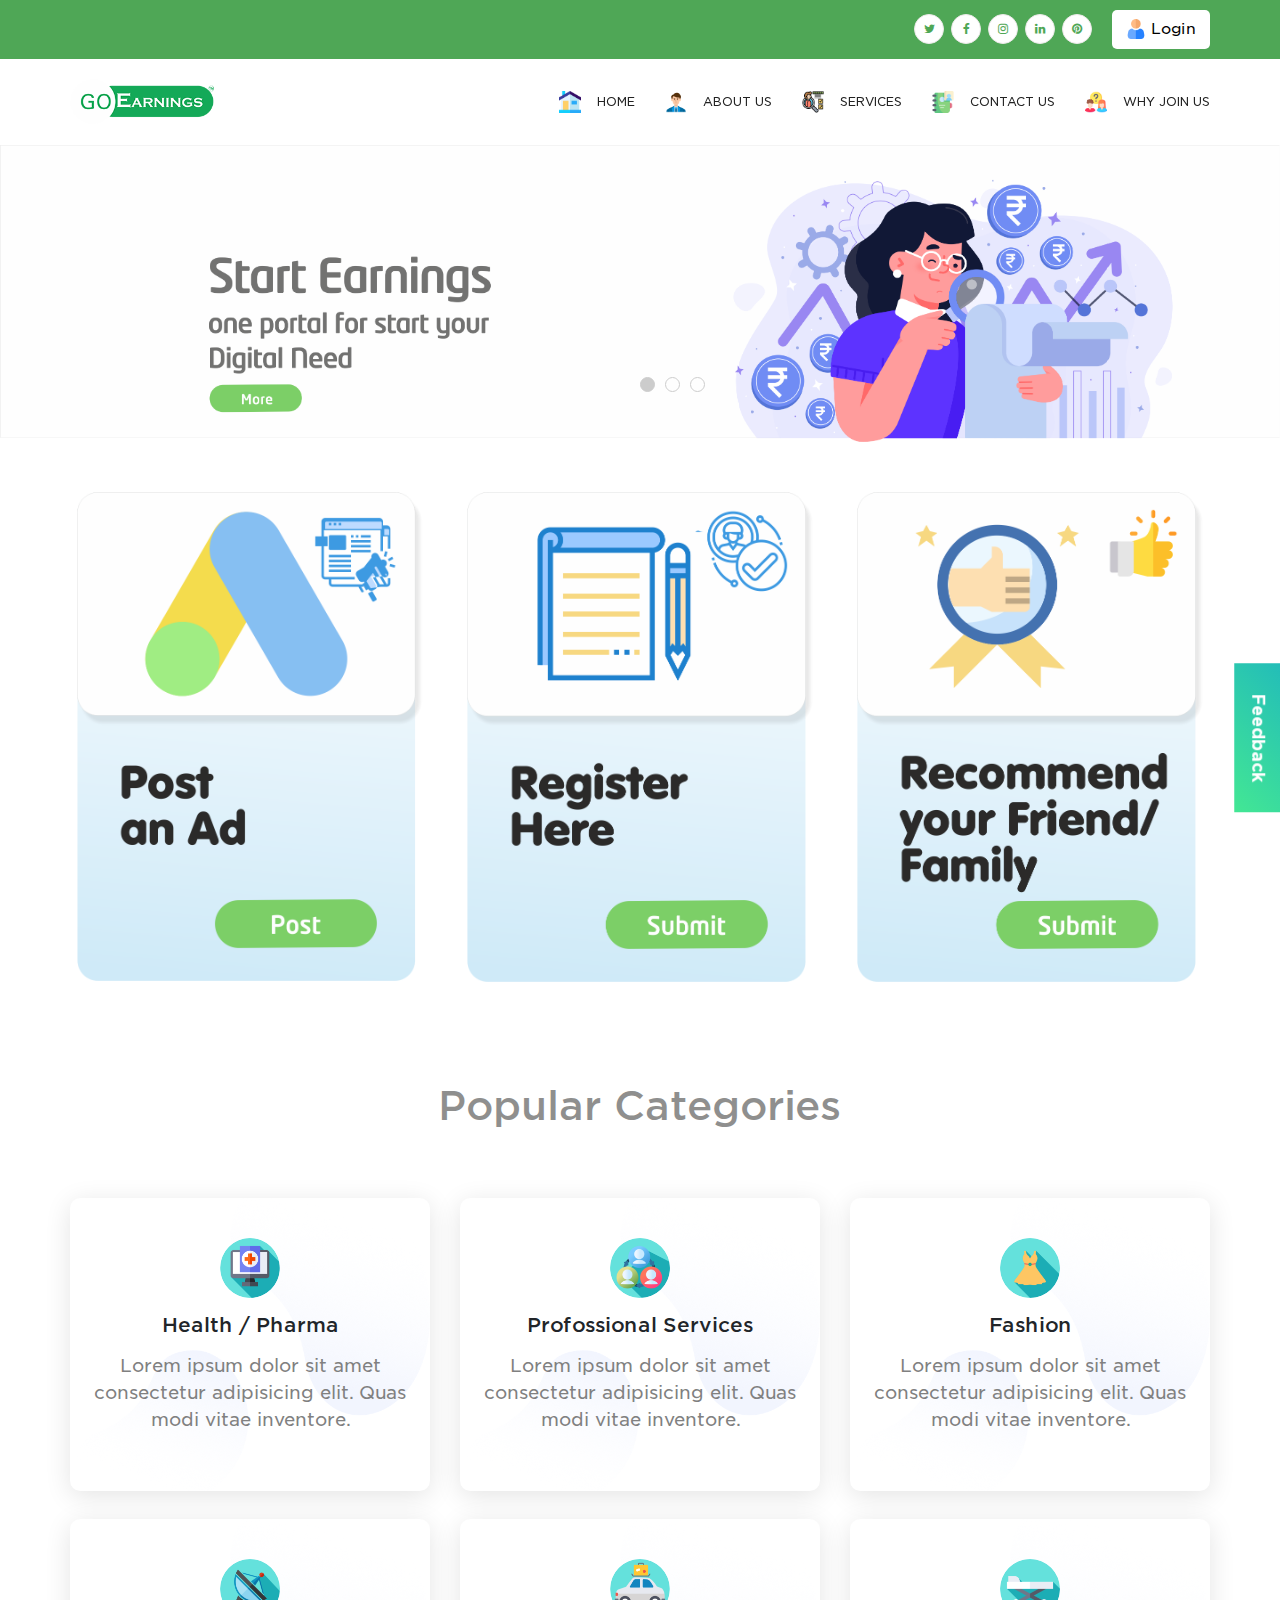
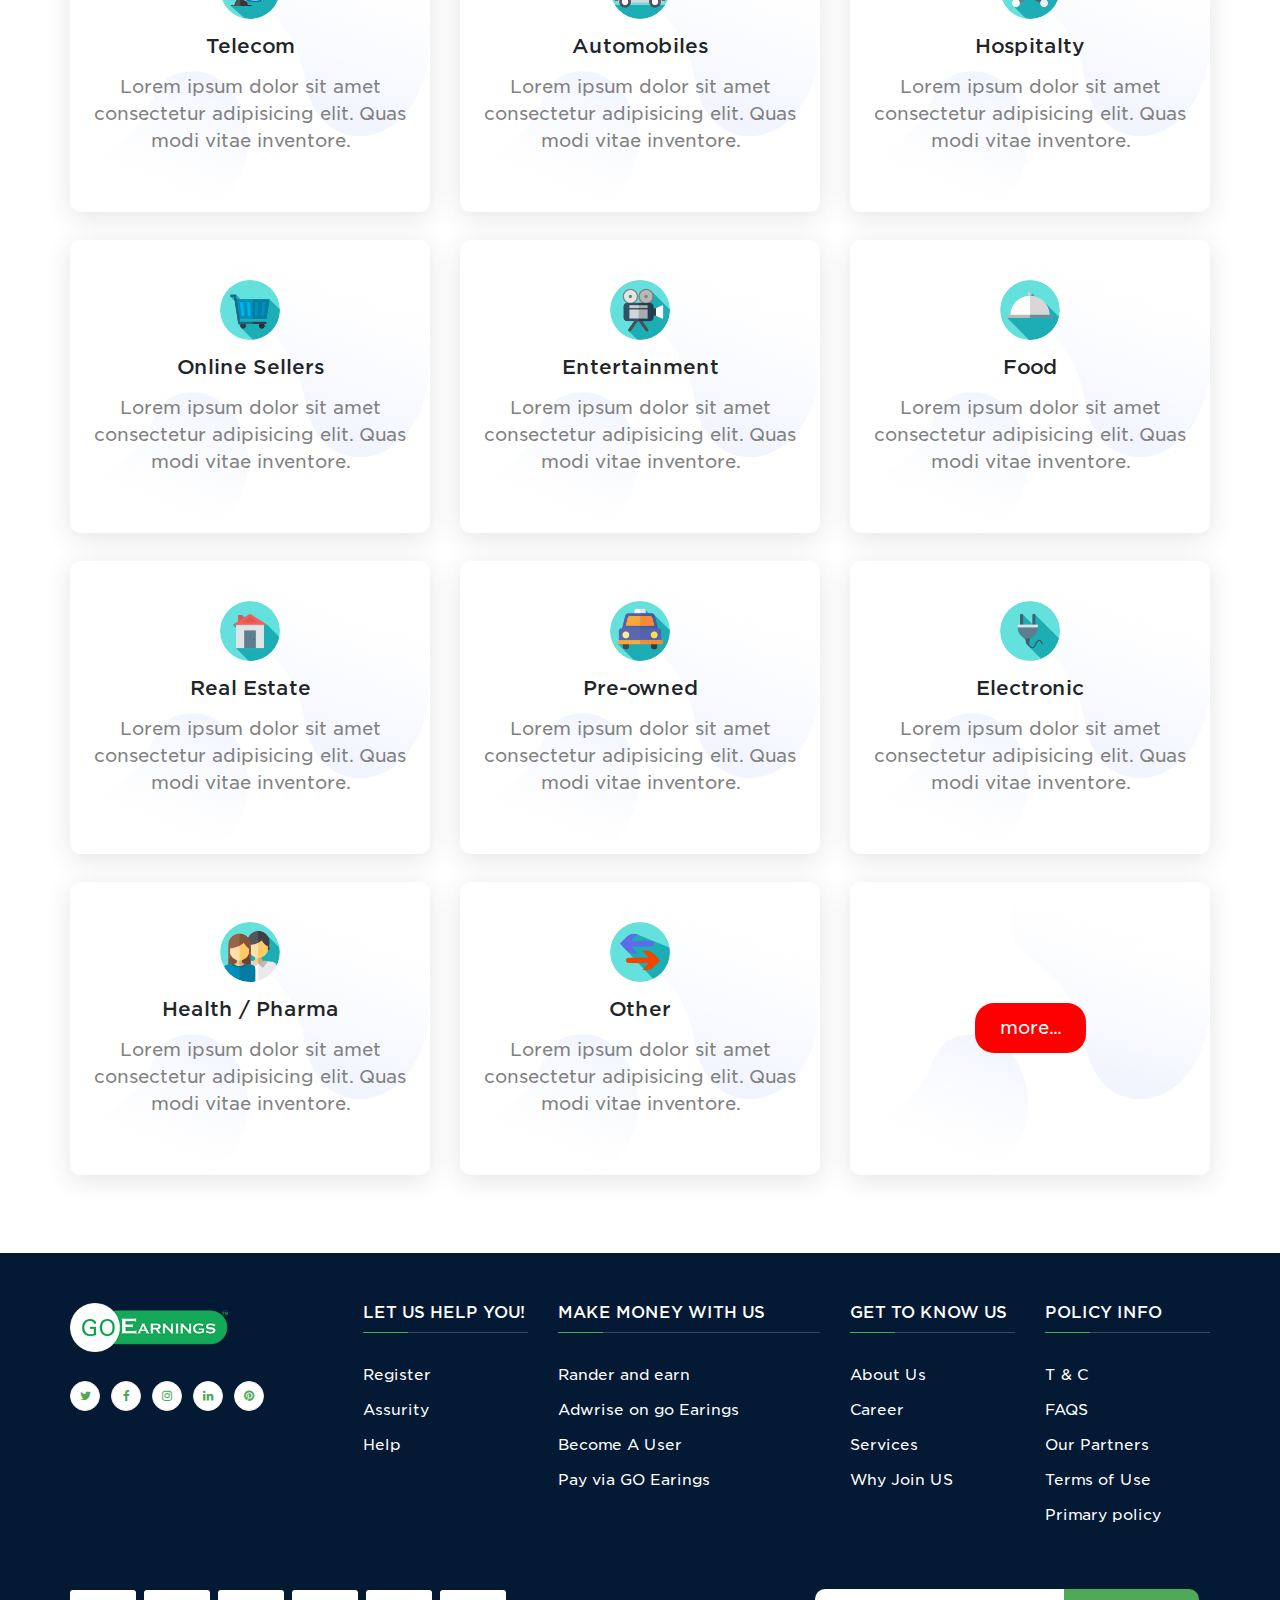
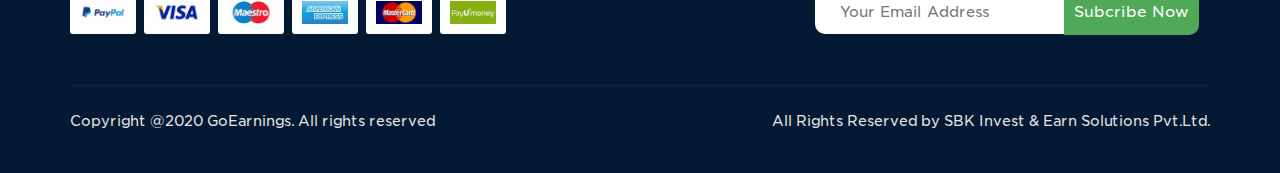
<file: index.html>
<html>
<head>
  <title>GO Earnings</title>
  <!-- Latest compiled and minified CSS -->
  <meta charset="UTF-8" />
  <meta name="viewport" content="width=device-width, initial-scale=1.0" />
  <link rel="stylesheet" type="text/css" href="css/style.css" />
  <link rel="stylesheet" type="text/css" href="fonts/fonts.css" />
  <link rel="stylesheet" type="text/css" href="css/header.css" />
  <link rel="stylesheet" type="text/css" href="css/responsive.css" />
  <link rel="stylesheet" type="text/css" href="css/owl.carousel.min.css" />
  <link
  rel="stylesheet"
  href="https://cdnjs.cloudflare.com/ajax/libs/font-awesome/4.7.0/css/font-awesome.min.css"
  />
  <link rel="stylesheet" href="css/bootstrap.min.css" />
</head>
<body class="custom-font">
  <!-- top-header -->
  <div class="top-header">
    <div class="container">
      <div class="row">
        <div class="col-md-12">
          <div class="single-footer-widget">
            <ul class="social-links">
              <li>
                <a target="_blank" href="#" class="twitter">
                  <i class="fa fa-twitter"></i>
                </a>
              </li>
              
              <li>
                <a target="_blank" href="#" class="facebook">
                  <i class="fa fa-facebook-f"></i>
                </a>
              </li>
              
              <li>
                <a target="_blank" href="#" class="instagram">
                  <i class="fa fa-instagram"></i>
                </a>
              </li>
              
              <li>
                <a target="_blank" href="#">
                  <i class="fa fa-linkedin"></i>
                </a>
              </li>
              
              <li>
                <a target="_blank" href="#">
                  <i class="fa fa-pinterest"></i>
                </a>
              </li>
            </ul>
            <div class="login">
              <img src="img/ICON/user.png" />
              <a href="login.html">Login</a>
            </div>
          </div>
        </div>
      </div>
    </div>
  </div>
  <!--- Site Navigation Start --->
  <header class="navigtaion">
    <div class="container">
      <div class="mani-navigation">
        <nav id="cssmenu">
          <div class="site-logo">
            <a href="index.html">
              <img src="./img/logoe.png" />
            </a>
          </div>
          <div id="head-mobile"></div>
          <div class="button"></div>
          <ul>
            <li class="has-sub">
              <span class="submenu-button"></span
                ><img src="img/ICON/home.png" />
                <a href="index.html">HOME</a>
              </li>
              
              <li class="has-sub">
                <span class="submenu-button"></span
                  ><img src="img/ICON/person.png" />
                  <a href="about-us.html">ABOUT US</a>
                </li>
                
                <li>
                  <img src="img/ICON/assessment.png" />
                  <a href="services.html">SERVICES</a>
                </li>
                
                <li>
                  <img src="img/ICON/book.png" />
                  <a href="contact-us.html">CONTACT US</a>
                </li>
                
                <li>
                  <img src="img/ICON/question.png" />
                  <a href="Join-us.html">WHY JOIN US</a>
                </li>
                <!-- <div class="search">
                  <input type="text" placeholder="serach" />
                </div> -->
              </ul>
            </nav>
          </div>
        </div>
      </header>
      <!-- end-header -->
      <!-- banner-area -->
      <section class="banner">
        <div class="owl-carousel product-main owl-theme">
          <div class="item">
            <a href="#">
              <img src="img/Banner_Design.png" />
              
            </a>
            <!-- <div class="content">
              <h2>Start Earning</h2>
              <p>One Portal for Start your Digital Needs</p>
            </div> -->
          </div>
          
          <div class="item">
            <a href="#">
              <img src="img/Banner_Design4.png" />
            </a>
            <!-- <div class="content">
              <h2>Start Earning</h2>
              <p>One Portal for Start your Digital Needs</p>
            </div> -->
          </div>
          
          <div class="item">
            <a href="#">
              <img src="img/Banner_Design5.png" />
            </a>
            <!-- <div class="content">
              <h2>Start Earning</h2>
              <p>One Portal for Start your Digital Needs</p>
            </div> -->
          </div>
        </div>
      </section>
      <!-- banner-area -->
      <section class="icons">
        <div class="container">
          <div class="row">
            
            
            <!-- <div class="featured-boxes-inner">
              <div class="row m-0">
                <div class="col-lg-4 col-sm-6 col-md-6 p-0">
                  <a href="#">
                    <div class="single-featured-box">
                      <div class="icon">
                        <img src="img/ICON/POST AN AD.png" />
                      </div>
                      <a href="#">Post an Ad</a>
                    </div>
                  </a>
                </div>
                <div class="col-lg-4 col-sm-6 col-md-6 p-0">
                  <a href="#">
                    <div class="single-featured-box">
                      <div class="icon">
                        <img src="img/ICON/REGISTER.png" />
                      </div>
                      
                      <a href="#">REGISTER Here</a>
                    </div>
                  </a>
                </div>
                <div class="col-lg-4 col-sm-6 col-md-6 p-0">
                  <a href="#">
                    <div class="single-featured-box">
                      <div class="icon">
                        <img src="img/ICON/RECOMANDED.png" />
                      </div>
                      <a href="#">Recommend</a>
                    </div>
                    
                    
                  </div>
                </a>
              </div>
            </div> -->
            
            <div class="col-md-4">
              <div class="posts">
                <a href="post.html">
                  <img src="img/posts-1.png">
                </a>
              </div>
            </div>
            
            <div class="col-md-4">
              <div class="posts">
                <a href="register.html">
                  <img src="img/posts-2.png">
                </a>
              </div>
            </div>
            
            <div class="col-md-4">
              <div class="posts">
                <a href="#" class="s open-popup" data-id="popup_2" data-animation="scale">
                  <img src="img/posts-3.png">
                </a>
              </div>
            </div>
          </div>
        </div>
      </div>
    </section>
    <!-- end -->
    <section class="categor">
      <div class="container">
        <h2>Popular Categories</h2>
        <div class="row">
          <div class="col-md-4">
            <div class="content-erea">
              <img src="img/ICON/1 (1).png" />
              <div class="perha">
                <h4>Health / Pharma</h4>
                <p>
                  Lorem ipsum dolor sit amet consectetur adipisicing elit. Quas
                  modi vitae inventore.
                </p>
              </div>
            </div>
          </div>
          
          <div class="col-md-4">
            <div class="content-erea">
              <img src="img/ICON/2 (1).png" />
              <div class="perha">
                <h4>Profossional Services</h4>
                <p>
                  Lorem ipsum dolor sit amet consectetur adipisicing elit. Quas
                  modi vitae inventore.
                </p>
              </div>
            </div>
          </div>
          
          <div class="col-md-4">
            <div class="content-erea">
              <img src="img/ICON/3 (1).png" />
              <div class="perha">
                <h4>Fashion</h4>
                <p>
                  Lorem ipsum dolor sit amet consectetur adipisicing elit. Quas
                  modi vitae inventore.
                </p>
              </div>
            </div>
          </div>
        </div>
        
        <div class="row">
          <div class="col-md-4">
            <div class="content-erea">
              <img src="img/ICON/4.png" />
              <div class="perha">
                <h4>Telecom</h4>
                <p>
                  Lorem ipsum dolor sit amet consectetur adipisicing elit. Quas
                  modi vitae inventore.
                </p>
              </div>
            </div>
          </div>
          
          <div class="col-md-4">
            <div class="content-erea">
              <img src="img/ICON/5.png" />
              <div class="perha">
                <h4>Automobiles</h4>
                <p>
                  Lorem ipsum dolor sit amet consectetur adipisicing elit. Quas
                  modi vitae inventore.
                </p>
              </div>
            </div>
          </div>
          
          <div class="col-md-4">
            <div class="content-erea">
              <img src="img/ICON/6.png" />
              <div class="perha">
                <h4>Hospitalty</h4>
                <p>
                  Lorem ipsum dolor sit amet consectetur adipisicing elit. Quas
                  modi vitae inventore.
                </p>
              </div>
            </div>
          </div>
        </div>
        
        <div class="row">
          <div class="col-md-4">
            <div class="content-erea">
              <img src="img/ICON/7.png " />
              <div class="perha">
                <h4>Online Sellers</h4>
                <p>
                  Lorem ipsum dolor sit amet consectetur adipisicing elit. Quas
                  modi vitae inventore.
                </p>
              </div>
            </div>
          </div>
          
          <div class="col-md-4">
            <div class="content-erea">
              <img src="img/ICON/8.png" />
              <div class="perha">
                <h4>Entertainment</h4>
                <p>
                  Lorem ipsum dolor sit amet consectetur adipisicing elit. Quas
                  modi vitae inventore.
                </p>
              </div>
            </div>
          </div>
          
          <div class="col-md-4">
            <div class="content-erea">
              <img src="img/ICON/9.png" />
              <div class="perha">
                <h4>Food</h4>
                <p>
                  Lorem ipsum dolor sit amet consectetur adipisicing elit. Quas
                  modi vitae inventore.
                </p>
              </div>
            </div>
          </div>
        </div>
        
        <div class="row">
          <div class="col-md-4">
            <div class="content-erea">
              <img src="img/ICON/10.png" />
              <div class="perha">
                <h4>Real Estate</h4>
                <p>
                  Lorem ipsum dolor sit amet consectetur adipisicing elit. Quas
                  modi vitae inventore.
                </p>
              </div>
            </div>
          </div>
          
          <div class="col-md-4">
            <div class="content-erea">
              <img src="img/ICON/11.png" />
              <div class="perha">
                <h4>Pre-owned</h4>
                <p>
                  Lorem ipsum dolor sit amet consectetur adipisicing elit. Quas
                  modi vitae inventore.
                </p>
              </div>
            </div>
          </div>
          
          <div class="col-md-4">
            <div class="content-erea">
              <img src="img/ICON/12.png" />
              <div class="perha">
                <h4>Electronic</h4>
                <p>
                  Lorem ipsum dolor sit amet consectetur adipisicing elit. Quas
                  modi vitae inventore.
                </p>
              </div>
            </div>
          </div>
        </div>
        
        <div class="row">
          <div class="col-md-4">
            <div class="content-erea">
              <img src="img/ICON/13.png" />
              <div class="perha">
                <h4>Health / Pharma</h4>
                <p>
                  Lorem ipsum dolor sit amet consectetur adipisicing elit. Quas
                  modi vitae inventore.
                </p>
              </div>
            </div>
          </div>
          
          <div class="col-md-4">
            <div class="content-erea">
              <img src="img/ICON/14.png" />
              <div class="perha">
                <h4>Other</h4>
                <p>
                  Lorem ipsum dolor sit amet consectetur adipisicing elit. Quas
                  modi vitae inventore.
                </p>
              </div>
            </div>
          </div>
          
          <div class="col-md-4">
            <div class="content-erea">
              <div class="more">
                <a href="#">more...</a>
              </div>
            </div>
          </div>
        </div>
      </div>
    </section>
    
    <footer>
      <div class="container">
        <div class="row">
          <div class="col-sm-4 col-md-3 col-xs-12 footer-column">
            <div class="footer-logo">
              <img src="./img/logoe.png" />
              <div class="single-footer-widget left-side">
                <ul class="social-links">
                  <li>
                    <a target="_blank" href="#" class="twitter"> <i class="fa fa-twitter">
                    </i>
                  </a>
                </li>
                
                <li>
                  <a target="_blank" href="#" class="facebook">
                    <i class="fa fa-facebook-f"></i
                      ></a>
                    </li>
                    
                    <li>
                      <a target="_blank" href="#" class="instagram">
                        <i class="fa fa-instagram"></i
                          ></a>
                        </li>
                        
                        <li>
                          <a target="_blank" href="#">
                            <i class="fa fa-linkedin"></i
                              ></a>
                            </li>
                            
                            <li>
                              <a target="_blank" href="#">
                                <i class="fa fa-pinterest"></i
                                  ></a>
                                </li>
                              </ul>
                            </div>
                          </div>
                        </div>
                        <div class="col-sm-4 col-md-2 col-xs-6 footer-column">
                          <div class="listing">
                            <h3>LET US HELP YOU!</h3>
                            <ul>
                              <li><a href="#">Register</a></li>
                              <li><a href="#">Assurity</a></li>
                              <li><a href="#">Help</a></li>
                            </ul>
                          </div>
                        </div>
                        
                        <div class="col-sm-4 col-md-3 col-xs-6 footer-column">
                          <div class="listing">
                            <h3>MAKE MONEY WITH US</h3>
                            <ul>
                              <li><a href="#">Rander and earn</a></li>
                              <li><a href="#">Adwrise on go Earings</a></li>
                              <li><a href="#">Become A User</a></li>
                              <li><a href="#">Pay via GO Earings</a></li>
                            </ul>
                          </div>
                        </div>
                        
                        <div class="col-sm-4 col-md-2 col-xs-6 footer-column">
                          <div class="listing">
                            <h3>GET TO KNOW US</h3>
                            <ul>
                              <li><a href="#">About Us</a></li>
                              <li><a href="#">Career</a></li>
                              <li><a href="#">Services</a></li>
                              <li><a href="#">Why Join US</a></li>
                            </ul>
                          </div>
                        </div>
                        
                        <div class="col-sm-4 col-md-2 col-xs-6 footer-column">
                          <div class="listing">
                            <h3>POLICY INFO</h3>
                            <ul>
                              <li><a href="#">T &amp; C</a></li>
                              <li><a href="#">FAQS</a></li>
                              <li><a href="#">Our Partners</a></li>
                              <li><a href="#">Terms of Use</a></li>
                              <li><a href="#">Primary policy</a></li>
                            </ul>
                          </div>
                        </div>
                      </div>
                      <div class="row">
                        <div class="col-md-12">
                          <div class="feedop">
                            <div class="pay">
                              <ul>
                                <li><img src="img/ICON/paypal.jpg" /></li>
                                <li><img src="img/ICON/visa.jpg" /></li>
                                <li><img src="img/ICON/mastero.jpg" /></li>
                                <li><img src="img/ICON/american-express.jpg" /></li>
                                <li><img src="img/ICON/master-card.jpg" /></li>
                                <li><img src="img/ICON/payumoney.jpg" /></li>
                              </ul>
                            </div>
                            
                            <!-- <div class="pay">
                              <ul>
                                <li><img src="img/ICON/google-play.png" /></li>
                                <li><img src="img/ICON/ios-store.png" /></li>
                              </ul>
                            </div> -->
                            <div class="subscribe">
                              <input type="text" placeholder="Your Email Address">
                              <button>Subcribe Now</button>
                            </div> 
                          </div>
                        </div>
                      </div>
                      
                      <div class="copyright-area">
                        <p>
                          Copyright @2020 <a href="index.html">GoEarnings</a>. All rights
                          reserved
                        </p>
                        <p>All Rights Reserved by SBK Invest & Earn Solutions Pvt.Ltd.</p>
                      </div>
                    </div>
                  </footer>
                  
                  <div id="popup_2" class="popup">
                    <div class="popup-overlay"></div>
                    <div class="main-pop">
                      <div class="popup-content">
                        <a href="#" class="close-popup" data-id="popup_2" data-animation="scale">&times;</a>
                        <h2>Refer and Get Rewarded!!</h2>
                        <p>Enter your Friend/Family's Email-ID, Also add your unique key to get extra rewards</p>
                        <div class="single-footer-widget left-side pops">
                          <ul class="social-links">
                            <li>
                              <a target="_blank" href="#" class="twitter">
                                <i class="fa fa-twitter"></i></a>
                              </li>
                              
                              <li>
                                <a target="_blank" href="#" class="facebook">
                                  <i class="fa fa-facebook-f"></i></a>
                                </li>
                                
                                <li>
                                  <a target="_blank" href="#" class="instagram">
                                    <i class="fa fa-instagram"></i></a>
                                  </li>
                                  
                                  <li>
                                    <a target="_blank" href="#">
                                      <i class="fa fa-linkedin"></i></a>
                                    </li>
                                    
                                    <li>
                                      <a target="_blank" href="#">
                                        <i class="fa fa-pinterest"></i></a>
                                      </li>
                                    </ul>
                                  </div>
                                  <div class="contact-form">
                                    <input type="email" name="your-email" placeholder="Enter Refferal ID">
                                  </div>
                                  
                                  <div class="contact-form">
                                    <input type="text" name="your-name" placeholder="Enter your key">
                                  </div>
                                  
                                  <div class="contact-form">
                                    <button type="submit" class="btn btn-primary">
                                      Send Message
                                    </button>
                                  </div>
                                </div>
                              </div>
                            </div>
                            
                            <a href="feedback.html" class="feedback">Feedback</a>
                            
                            
                            <!-- jQuery library -->
                            <script src="js/jquery.min.js"></script>
                            <script src="js/bootstrap.min.js"></script>
                            <script src="js/script.js"></script>
                            <script src="js/owl.carousel.js"></script>
                            <script src="js/popper.min.js"></script>
                            
                            <script>
                              $(".product-main").owlCarousel({
                                loop: true,
                                dots: true,
                                autoplay: true,
                                navText: [
                                '<i class="fa fa-chevron-left"></i>',
                                '<i class="fa fa-chevron-right"></i>',
                                ],
                                nav: false,
                                responsive: {
                                  0: {
                                    items: 2,
                                  },
                                  600: {
                                    items: 2,
                                  },
                                  1000: {
                                    items: 1,
                                  },
                                },
                              });
                            </script>
                            
                            <script>
                              // jQuery extend functions for popup
                              (function($) {
                                $.fn.openPopup = function( settings ) {
                                  var elem = $(this);
                                  // Establish our default settings
                                  var settings = $.extend({
                                    anim: 'fade'
                                  }, settings);
                                  elem.show();
                                  elem.find('.popup-content').addClass(settings.anim+'In');
                                }
                                
                                $.fn.closePopup = function( settings ) {
                                  var elem = $(this);
                                  // Establish our default settings
                                  var settings = $.extend({
                                    anim: 'fade'
                                  }, settings);
                                  elem.find('.popup-content').removeClass(settings.anim+'In').addClass(settings.anim+'Out');
                                  
                                  setTimeout(function(){
                                    elem.hide();
                                    elem.find('.popup-content').removeClass(settings.anim+'Out')
                                  }, 500);
                                }
                                
                              }(jQuery));
                              
                              // Click functions for popup
                              $('.open-popup').click(function(){
                                $('#'+$(this).data('id')).openPopup({
                                  anim: (!$(this).attr('data-animation') || $(this).data('animation') == null) ? 'fade' : $(this).data('animation')
                                });
                              });
                              $('.close-popup').click(function(){
                                $('#'+$(this).data('id')).closePopup({
                                  anim: (!$(this).attr('data-animation') || $(this).data('animation') == null) ? 'fade' : $(this).data('animation')
                                });
                              });
                              
                              
                              
                            </script>
                          </body>
                          </html>
</file>
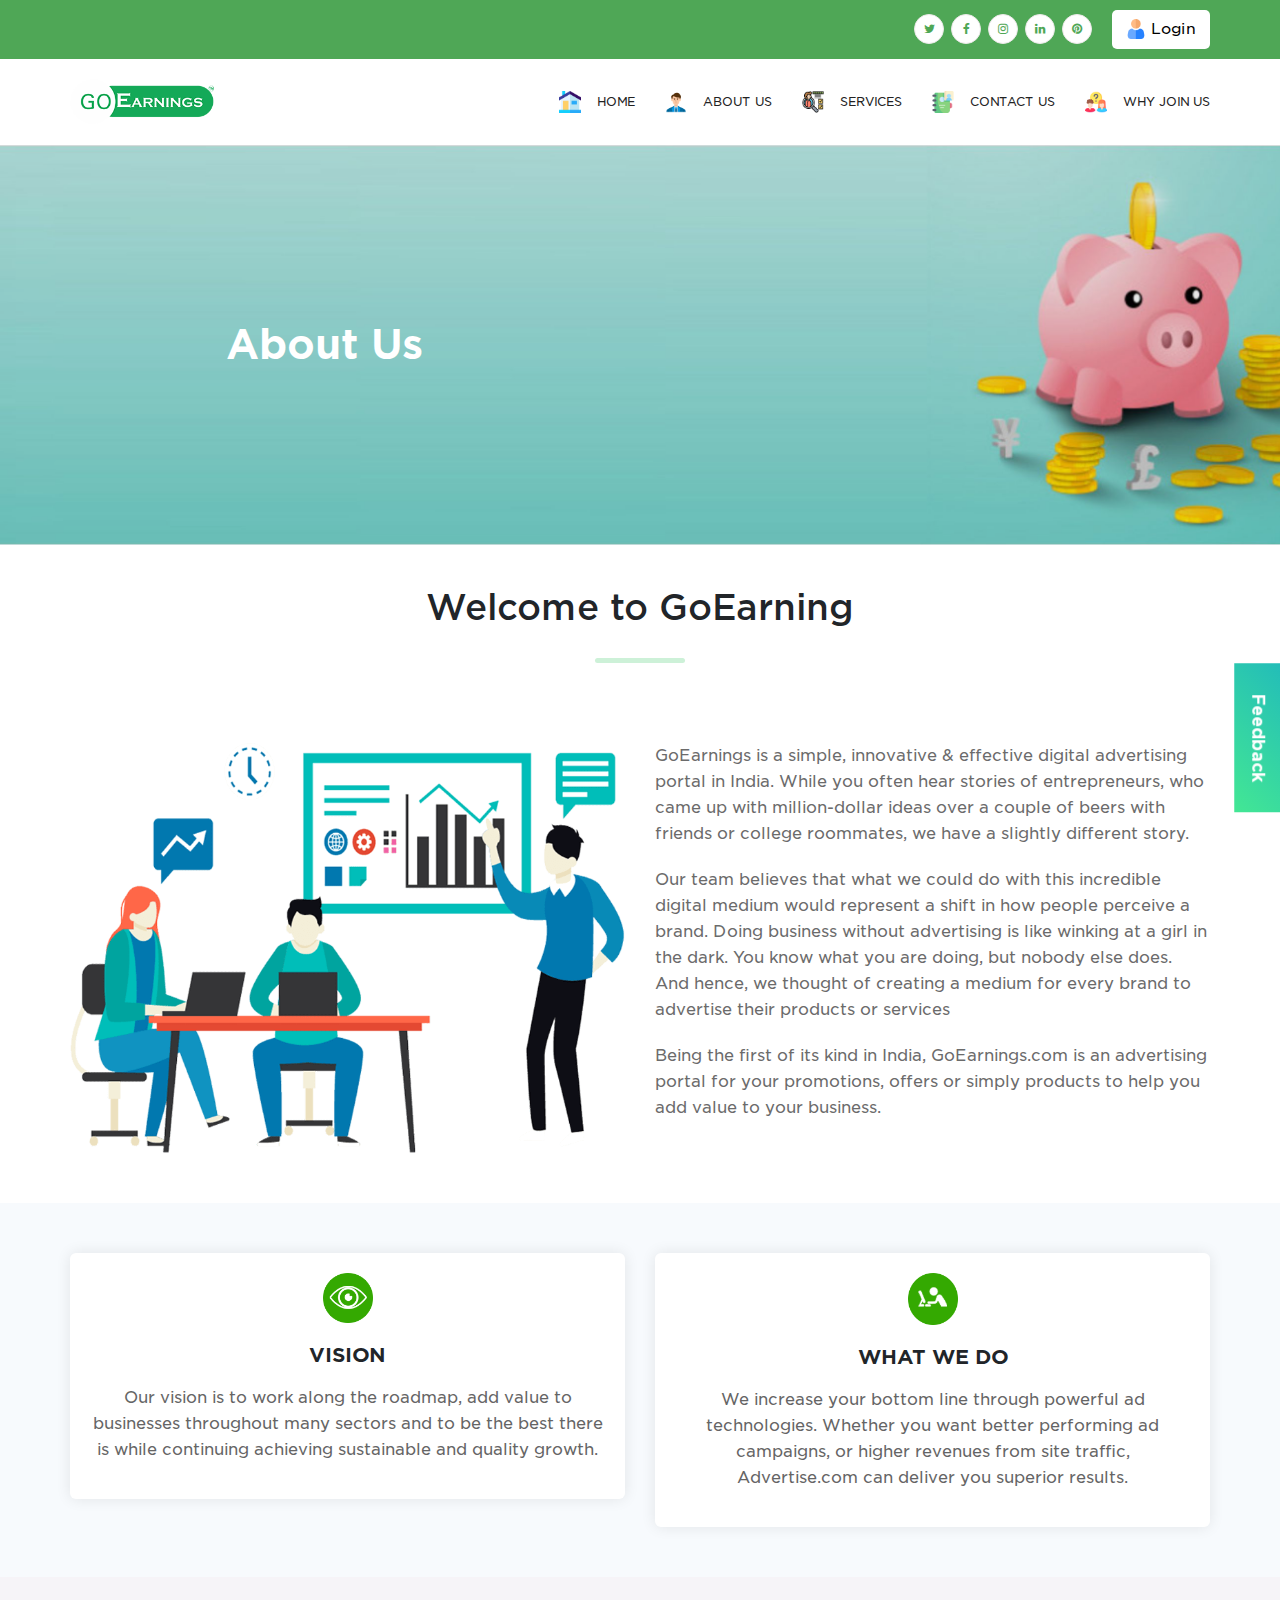
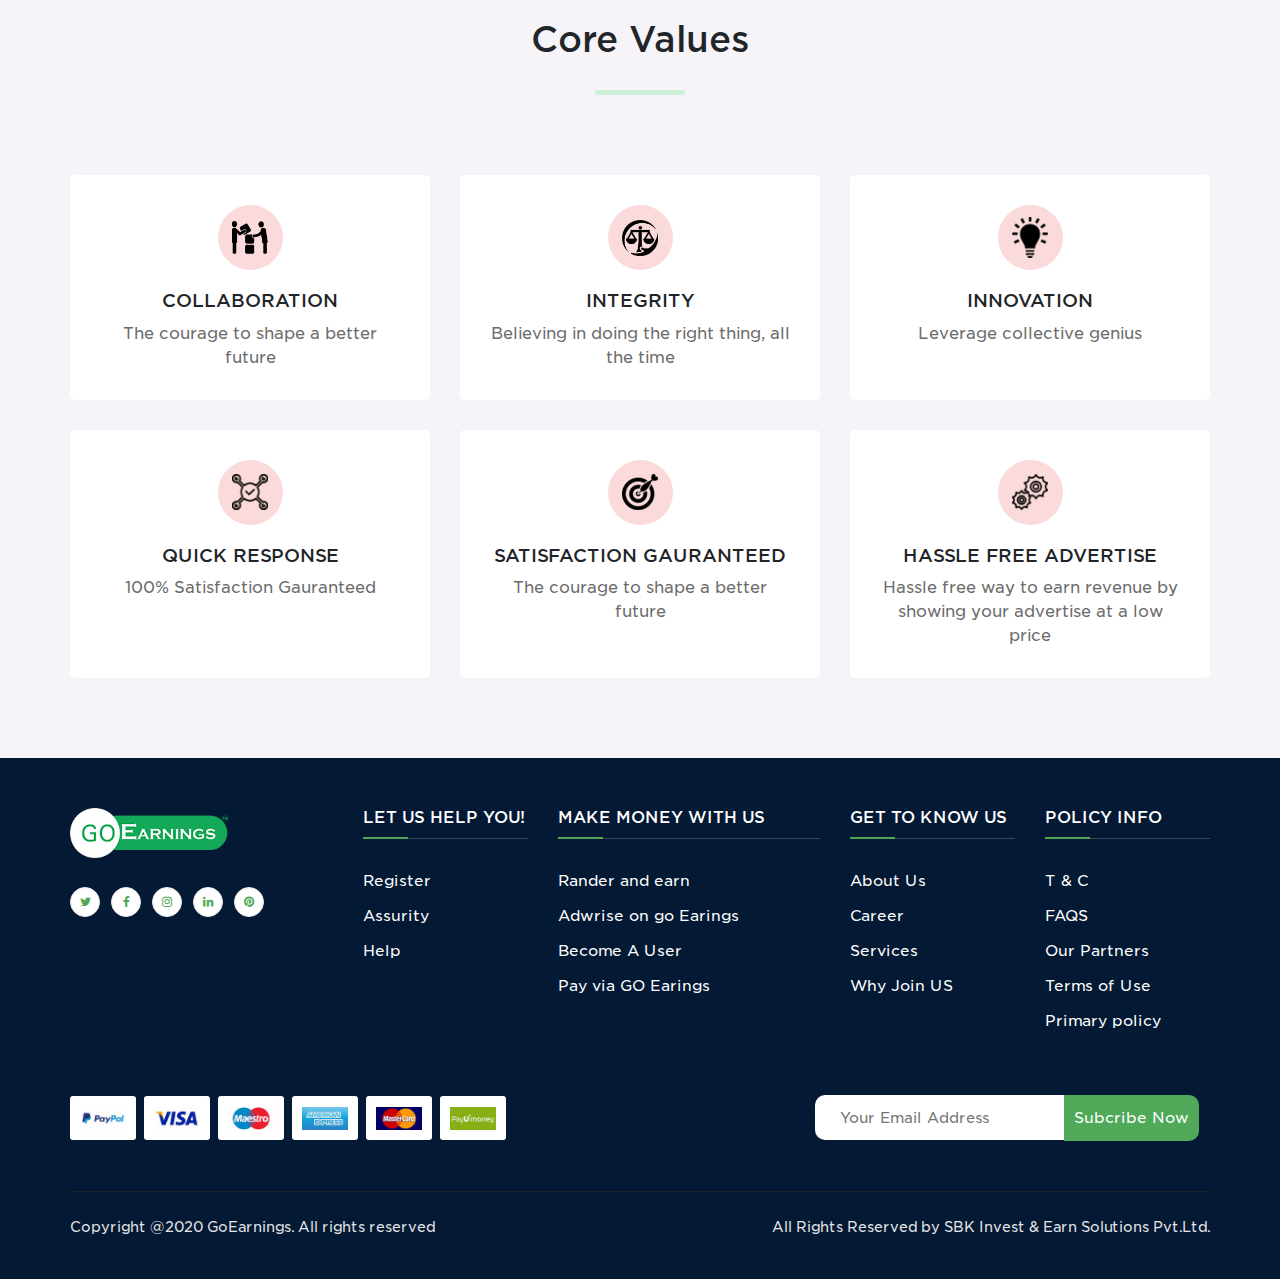
<file: about-us.html>
<html>
  <head>
    <title>GO Earnings</title>
    <!-- Latest compiled and minified CSS -->
    <meta charset="UTF-8" />
    <meta name="viewport" content="width=device-width, initial-scale=1.0" />
    <link rel="stylesheet" type="text/css" href="css/style.css" />
    <link rel="stylesheet" type="text/css" href="fonts/fonts.css" />
    <link rel="stylesheet" type="text/css" href="css/header.css" />
    <link rel="stylesheet" type="text/css" href="css/responsive.css" />
    <link rel="stylesheet" type="text/css" href="css/owl.carousel.min.css" />
    <link
      rel="stylesheet"
      href="https://cdnjs.cloudflare.com/ajax/libs/font-awesome/4.7.0/css/font-awesome.min.css"
    />
    <link rel="stylesheet" href="css/bootstrap.min.css" />
  </head>
  <body class="custom-font">
    <!-- top-header -->
    <div class="top-header">
      <div class="container">
        <div class="row">
          <div class="col-md-12">
            <div class="single-footer-widget">
              <ul class="social-links">
                <li>
                  <a target="_blank" href="#" class="twitter">
                    <i class="fa fa-twitter"></i>
                  </a>
                </li>

                <li>
                  <a target="_blank" href="#" class="facebook">
                    <i class="fa fa-facebook-f"></i>
                  </a>
                </li>

                <li>
                  <a target="_blank" href="#" class="instagram">
                    <i class="fa fa-instagram"></i>
                  </a>
                </li>

                <li>
                  <a target="_blank" href="#">
                    <i class="fa fa-linkedin"></i>
                  </a>
                </li>

                <li>
                  <a target="_blank" href="#">
                    <i class="fa fa-pinterest"></i>
                  </a>
                </li>
              </ul>
              <div class="login">
                <img src="img/ICON/user.png" />
                <a href="login.html">Login</a>
              </div>
            </div>
          </div>
        </div>
      </div>
    </div>
    <!--- Site Navigation Start --->
    <header class="navigtaion">
      <div class="container">
        <div class="mani-navigation">
          <nav id="cssmenu">
            <div class="site-logo">
              <a href="index.html">
                <img src="./img/logoe.png" />
              </a>
            </div>
            <div id="head-mobile"></div>
            <div class="button"></div>
            <ul>
              <li class="has-sub">
                <span class="submenu-button"></span
                ><img src="img/ICON/home.png" />
                <a href="index.html">HOME</a>
              </li>

              <li class="has-sub">
                <span class="submenu-button"></span
                ><img src="img/ICON/person.png" />
                <a href="about-us.html">ABOUT US</a>
              </li>

              <li>
                <img src="img/ICON/assessment.png" />
                <a href="services.html">SERVICES</a>
              </li>

              <li>
                <img src="img/ICON/book.png" />
                <a href="contact-us.html">CONTACT US</a>
              </li>

              <li>
                <img src="img/ICON/question.png" />
                <a href="Join-us.html">WHY JOIN US</a>
              </li>
              <!-- <div class="search">
                  <input type="text" placeholder="serach" />
                </div> -->
            </ul>
          </nav>
        </div>
      </div>
    </header>
    <!-- end-header -->
    <!-- banner-area -->
    <section class="about">
      <div class="about-pic">
        <img src="img/about-us.jpg" />
        <h2>About Us</h2>
      </div>
    </section>

    <section>
      <div class="container">
        <div class="section-title add-cl">
          <h2>Welcome to GoEarning</h2>
          <div class="bar"></div>
        </div>
        <div class="row">
          <div class="col-md-6">
            <div class="image">
              <img src="img/about-hm-img.png" /s>
            </div>
          </div>

          <div class="col-md-6">
            <div class="about-perha">
              <p>
                GoEarnings is a simple, innovative & effective digital
                advertising portal in India. While you often hear stories of
                entrepreneurs, who came up with million-dollar ideas over a
                couple of beers with friends or college roommates, we have a
                slightly different story.
              </p>

              <p>
                Our team believes that what we could do with this incredible
                digital medium would represent a shift in how people perceive a
                brand. Doing business without advertising is like winking at a
                girl in the dark. You know what you are doing, but nobody else
                does. And hence, we thought of creating a medium for every brand
                to advertise their products or services
              </p>

              <p>
                Being the first of its kind in India, GoEarnings.com is an
                advertising portal for your promotions, offers or simply
                products to help you add value to your business.
              </p>
            </div>
          </div>
        </div>
      </div>
    </section>

    <section class="main-misson">
      <div class="container">
        <div class="row">
          <div class="col-md-6">
            <div class="misssion-sec">
              <img src="img/eye.png" />
              <h4>VISION</h4>
              <p>
                Our vision is to work along the roadmap, add value to businesses
                throughout many sectors and to be the best there is while
                continuing achieving sustainable and quality growth.
              </p>
            </div>
          </div>

          <div class="col-md-6">
            <div class="misssion-sec">
              <img src="img/aboutw.png" />
              <h4>WHAT WE DO</h4>
              <p>
                We increase your bottom line through powerful ad technologies.
                Whether you want better performing ad campaigns, or higher
                revenues from site traffic, Advertise.com can deliver you
                superior results.
              </p>
            </div>
          </div>
        </div>
      </div>
    </section>

    <section class="core">
      <div class="section-title">
        <h2>Core Values</h2>
        <div class="bar"></div>
      </div>
      <div class="container">
        <div class="row">
          <div class="col-lg-4 col-md-6">
            <div class="single-features-box">
              <div class="icons">
                <img src="img/abouticon11.png" />
              </div>

              <h3>COLLABORATION</h3>
              <p>
                The courage to shape a better future
              </p>
            </div>
          </div>

          <div class="col-lg-4 col-md-6">
            <div class="single-features-box">
              <div class="icons">
                <img src="img/abouticon21.png" />
              </div>

              <h3>INTEGRITY</h3>
              <p>
                Believing in doing the right thing, all the time
              </p>
            </div>
          </div>

          <div class="col-lg-4 col-md-6">
            <div class="single-features-box">
              <div class="icons">
                <img src="img/abouticon31.png" />
              </div>

              <h3>INNOVATION</h3>
              <p>
                Leverage collective genius
              </p>
            </div>
          </div>

          <div class="col-lg-4 col-md-6">
            <div class="single-features-box">
              <div class="icons">
                <img src="img/abouticon41.png" />
              </div>

              <h3>QUICK RESPONSE</h3>
              <p>
                100% Satisfaction Gauranteed
              </p>
            </div>
          </div>

          <div class="col-lg-4 col-md-6">
            <div class="single-features-box">
              <div class="icons">
                <img src="img/abouticon51.png" />
              </div>

              <h3>SATISFACTION GAURANTEED</h3>
              <p>
                The courage to shape a better future
              </p>
            </div>
          </div>

          <div class="col-lg-4 col-md-6">
            <div class="single-features-box">
              <div class="icons">
                <img src="img/abouticon61.png" />
              </div>

              <h3>HASSLE FREE ADVERTISE</h3>
              <p>
                Hassle free way to earn revenue by showing your advertise at a
                low price
              </p>
            </div>
          </div>
        </div>
      </div>
    </section>
    <footer>
      <div class="container">
        <div class="row">
          <div class="col-sm-4 col-md-3 col-xs-12 footer-column">
            <div class="footer-logo">
              <img src="./img/logoe.png" />
              <div class="single-footer-widget left-side">
                <ul class="social-links">
                  <li>
                    <a target="_blank" href="#" class="twitter">
                      <i class="fa fa-twitter"> </i>
                    </a>
                  </li>

                  <li>
                    <a target="_blank" href="#" class="facebook">
                      <i class="fa fa-facebook-f"></i
                    ></a>
                  </li>

                  <li>
                    <a target="_blank" href="#" class="instagram">
                      <i class="fa fa-instagram"></i
                    ></a>
                  </li>

                  <li>
                    <a target="_blank" href="#">
                      <i class="fa fa-linkedin"></i
                    ></a>
                  </li>

                  <li>
                    <a target="_blank" href="#">
                      <i class="fa fa-pinterest"></i
                    ></a>
                  </li>
                </ul>
              </div>
            </div>
          </div>
          <div class="col-sm-4 col-md-2 col-xs-6 footer-column">
            <div class="listing">
              <h3>LET US HELP YOU!</h3>
              <ul>
                <li><a href="#">Register</a></li>
                <li><a href="#">Assurity</a></li>
                <li><a href="#">Help</a></li>
              </ul>
            </div>
          </div>

          <div class="col-sm-4 col-md-3 col-xs-6 footer-column">
            <div class="listing">
              <h3>MAKE MONEY WITH US</h3>
              <ul>
                <li><a href="#">Rander and earn</a></li>
                <li><a href="#">Adwrise on go Earings</a></li>
                <li><a href="#">Become A User</a></li>
                <li><a href="#">Pay via GO Earings</a></li>
              </ul>
            </div>
          </div>

          <div class="col-sm-4 col-md-2 col-xs-6 footer-column">
            <div class="listing">
              <h3>GET TO KNOW US</h3>
              <ul>
                <li><a href="#">About Us</a></li>
                <li><a href="#">Career</a></li>
                <li><a href="#">Services</a></li>
                <li><a href="#">Why Join US</a></li>
              </ul>
            </div>
          </div>

          <div class="col-sm-4 col-md-2 col-xs-6 footer-column">
            <div class="listing">
              <h3>POLICY INFO</h3>
              <ul>
                <li><a href="#">T &amp; C</a></li>
                <li><a href="#">FAQS</a></li>
                <li><a href="#">Our Partners</a></li>
                <li><a href="#">Terms of Use</a></li>
                <li><a href="#">Primary policy</a></li>
              </ul>
            </div>
          </div>
        </div>
        <div class="row">
          <div class="col-md-12">
            <div class="feedop">
              <div class="pay">
                <ul>
                  <li><img src="img/ICON/paypal.jpg" /></li>
                  <li><img src="img/ICON/visa.jpg" /></li>
                  <li><img src="img/ICON/mastero.jpg" /></li>
                  <li><img src="img/ICON/american-express.jpg" /></li>
                  <li><img src="img/ICON/master-card.jpg" /></li>
                  <li><img src="img/ICON/payumoney.jpg" /></li>
                </ul>
              </div>

              <!-- <div class="pay">
                              <ul>
                                <li><img src="img/ICON/google-play.png" /></li>
                                <li><img src="img/ICON/ios-store.png" /></li>
                              </ul>
                            </div> -->
              <div class="subscribe">
                <input type="text" placeholder="Your Email Address" />
                <button>Subcribe Now</button>
              </div>
            </div>
          </div>
        </div>

        <div class="copyright-area">
          <p>
            Copyright @2020 <a href="index.html">GoEarnings</a>. All rights
            reserved
          </p>
          <p>All Rights Reserved by SBK Invest & Earn Solutions Pvt.Ltd.</p>
        </div>
      </div>
    </footer>
    <a href="feedback.html" class="feedback">Feedback</a>
    <!-- jQuery library -->
    <script src="js/jquery.min.js"></script>
    <script src="js/bootstrap.min.js"></script>
    <script src="js/script.js"></script>
    <script src="js/owl.carousel.js"></script>
    <script src="js/popper.min.js"></script>

    <script>
      $(".product-main").owlCarousel({
        stagePadding: 50,
        loop: true,
        margin: 30,
        dots: false,
        autoplay: false,
        navText: [
          '<i class="fa fa-chevron-left"></i>',
          '<i class="fa fa-chevron-right"></i>',
        ],
        nav: true,
        responsive: {
          0: {
            items: 2,
          },
          600: {
            items: 2,
          },
          1000: {
            items: 3,
          },
        },
      });
    </script>

    <script>
      $(document).ready(function () {
        $(".brand").owlCarousel({
          loop: true,
          margin: 10,
          autoplay: true,
          nav: true,
          dots: false,
          autoplayTimeout: 2000,
          responsiveClass: true,
          responsive: {
            0: {
              items: 2,
              nav: false,
            },
            600: {
              items: 3,
              nav: false,
            },
            1000: {
              items: 6,
              nav: true,
              margin: 20,
            },
          },
        });
      });
    </script>
  </body>
</html>
</file>
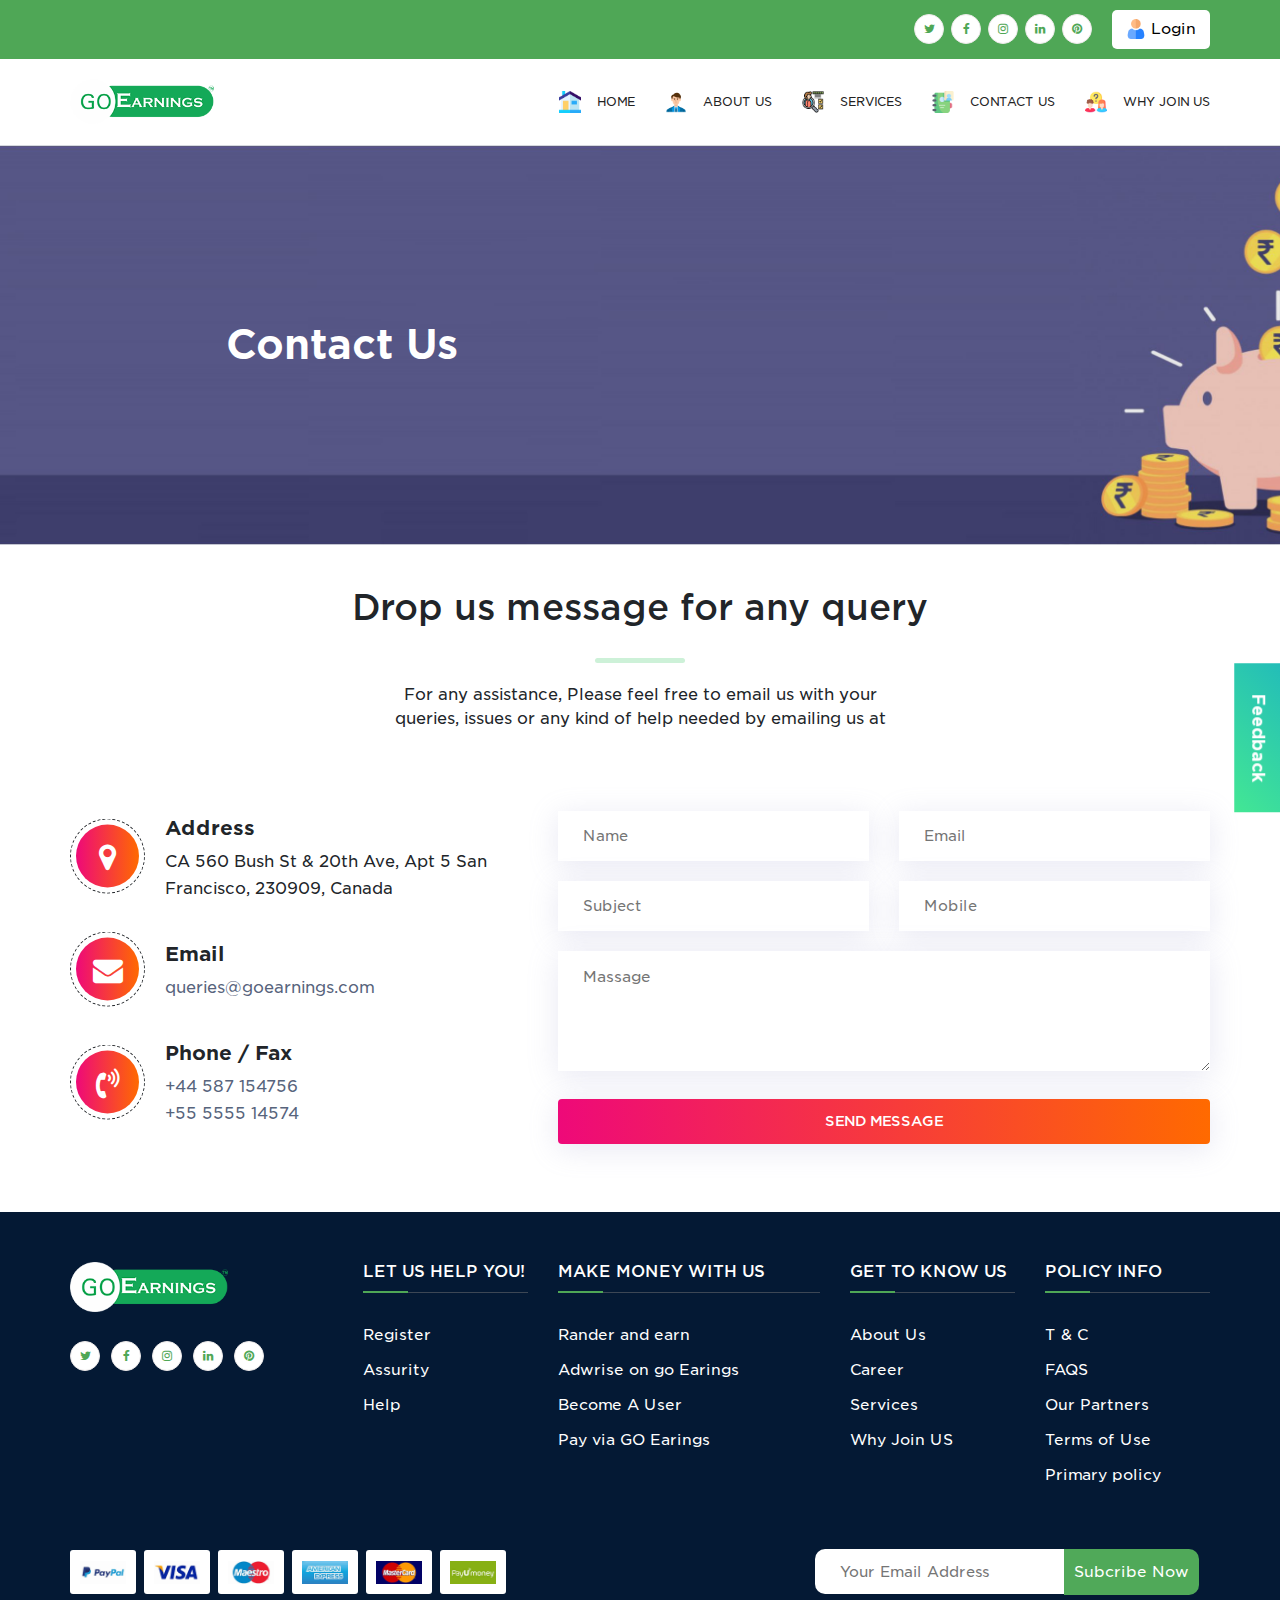
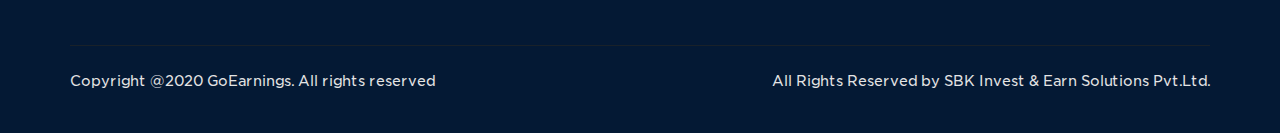
<file: contact-us.html>
<html>
  <head>
    <title>GO Earnings</title>
    <!-- Latest compiled and minified CSS -->
    <meta charset="UTF-8" />
    <meta name="viewport" content="width=device-width, initial-scale=1.0" />
    <link rel="stylesheet" type="text/css" href="css/style.css" />
    <link rel="stylesheet" type="text/css" href="fonts/fonts.css" />
    <link rel="stylesheet" type="text/css" href="css/header.css" />
    <link rel="stylesheet" type="text/css" href="css/responsive.css" />
    <link rel="stylesheet" type="text/css" href="css/owl.carousel.min.css" />
    <link
      rel="stylesheet"
      href="https://cdnjs.cloudflare.com/ajax/libs/font-awesome/4.7.0/css/font-awesome.min.css"
    />
    <link rel="stylesheet" href="css/bootstrap.min.css" />
  </head>
  <body class="custom-font">
    <!-- top-header -->
    <div class="top-header">
      <div class="container">
        <div class="row">
          <div class="col-md-12">
            <div class="single-footer-widget">
              <ul class="social-links">
                <li>
                  <a target="_blank" href="#" class="twitter">
                    <i class="fa fa-twitter"></i>
                  </a>
                </li>

                <li>
                  <a target="_blank" href="#" class="facebook">
                    <i class="fa fa-facebook-f"></i>
                  </a>
                </li>

                <li>
                  <a target="_blank" href="#" class="instagram">
                    <i class="fa fa-instagram"></i>
                  </a>
                </li>

                <li>
                  <a target="_blank" href="#">
                    <i class="fa fa-linkedin"></i>
                  </a>
                </li>

                <li>
                  <a target="_blank" href="#">
                    <i class="fa fa-pinterest"></i>
                  </a>
                </li>
              </ul>
              <div class="login">
                <img src="img/ICON/user.png" />
                <a href="login.html">Login</a>
              </div>
            </div>
          </div>
        </div>
      </div>
    </div>
    <!--- Site Navigation Start --->
    <header class="navigtaion">
      <div class="container">
        <div class="mani-navigation">
          <nav id="cssmenu">
            <div class="site-logo">
              <a href="index.html">
                <img src="./img/logoe.png" />
              </a>
            </div>
            <div id="head-mobile"></div>
            <div class="button"></div>
            <ul>
              <li class="has-sub">
                <span class="submenu-button"></span
                ><img src="img/ICON/home.png" />
                <a href="index.html">HOME</a>
              </li>

              <li class="has-sub">
                <span class="submenu-button"></span
                ><img src="img/ICON/person.png" />
                <a href="about-us.html">ABOUT US</a>
              </li>

              <li>
                <img src="img/ICON/assessment.png" />
                <a href="services.html">SERVICES</a>
              </li>

              <li>
                <img src="img/ICON/book.png" />
                <a href="contact-us.html">CONTACT US</a>
              </li>

              <li>
                <img src="img/ICON/question.png" />
                <a href="Join-us.html">WHY JOIN US</a>
              </li>
              <!-- <div class="search">
                  <input type="text" placeholder="serach" />
                </div> -->
            </ul>
          </nav>
        </div>
      </div>
    </header>
    <!-- end-header -->
    <!-- banner-area -->
    <section class="about">
      <div class="about-pic">
        <img src="img/contact-us.jpeg" />
        <h2>Contact Us</h2>
      </div>
    </section>

    <section>
      <div class="container">
        <div class="section-title">
          <h2>Drop us message for any query</h2>
          <div class="bar"></div>
          <p>
            For any assistance, Please feel free to email us with your queries,
            issues or any kind of help needed by emailing us at
          </p>
        </div>
        <div class="row">
          <div class="col-md-5">
            <div class="elementor-widget-container">
              <div class="contact-info">
                <ul>
                  <li>
                    <div class="icon">
                      <i class="fa fa-map-marker"></i>
                    </div>
                    <span>Address</span>
                    <p>
                      CA 560 Bush St &amp; 20th Ave, Apt 5 San Francisco,
                      230909, Canada
                    </p>
                  </li>
                  <li>
                    <div class="icon">
                      <i class="fa fa-envelope"></i>
                    </div>
                    <span>Email</span>
                    <p>
                      <a href="mailto:queries@goearnings.com"
                        >queries@goearnings.com</a
                      >
                    </p>
                  </li>
                  <li>
                    <div class="icon">
                      <i class="fa fa-volume-control-phone"></i>
                    </div>
                    <span>Phone / Fax</span>
                    <p>
                      <a href="tel:+44 587 154756">+44 587 154756</a
                      ><a href="tel:+55 5555 14574">+55 5555 14574</a>
                    </p>
                  </li>
                </ul>
              </div>
            </div>
          </div>
          <div class="col-md-7">
            <div class="row">
              <div class="col-lg-6 col-md-6">
                <div class="contact-form">
                  <input type="text" name="your-name" placeholder="Name" />
                </div>
              </div>

              <div class="col-lg-6 col-md-6">
                <div class="contact-form">
                  <input type="email" name="your-email" placeholder="Email" />
                </div>
              </div>

              <div class="col-lg-6 col-md-6">
                <div class="contact-form">
                  <input
                    type="text"
                    name="your-subject"
                    placeholder="Subject"
                  />
                </div>
              </div>

              <div class="col-lg-6 col-md-6">
                <div class="contact-form">
                  <input type="number" placeholder="Mobile" />
                </div>
              </div>

              <div class="col-lg-12 col-md-12">
                <div class="contact-form">
                  <textarea
                    name="textarea"
                    id=""
                    cols="30"
                    rows="10"
                    placeholder="massage"
                  ></textarea>
                </div>
              </div>

              <div class="col-lg-12 col-md-12">
                <div class="contact-form">
                  <button type="submit" class="btn btn-primary">
                    Send Message
                  </button>
                </div>
              </div>
            </div>
          </div>
        </div>
      </div>
    </section>
    <footer>
      <div class="container">
        <div class="row">
          <div class="col-sm-4 col-md-3 col-xs-12 footer-column">
            <div class="footer-logo">
              <img src="./img/logoe.png" />
              <div class="single-footer-widget left-side">
                <ul class="social-links">
                  <li>
                    <a target="_blank" href="#" class="twitter">
                      <i class="fa fa-twitter"> </i>
                    </a>
                  </li>

                  <li>
                    <a target="_blank" href="#" class="facebook">
                      <i class="fa fa-facebook-f"></i
                    ></a>
                  </li>

                  <li>
                    <a target="_blank" href="#" class="instagram">
                      <i class="fa fa-instagram"></i
                    ></a>
                  </li>

                  <li>
                    <a target="_blank" href="#">
                      <i class="fa fa-linkedin"></i
                    ></a>
                  </li>

                  <li>
                    <a target="_blank" href="#">
                      <i class="fa fa-pinterest"></i
                    ></a>
                  </li>
                </ul>
              </div>
            </div>
          </div>
          <div class="col-sm-4 col-md-2 col-xs-6 footer-column">
            <div class="listing">
              <h3>LET US HELP YOU!</h3>
              <ul>
                <li><a href="#">Register</a></li>
                <li><a href="#">Assurity</a></li>
                <li><a href="#">Help</a></li>
              </ul>
            </div>
          </div>

          <div class="col-sm-4 col-md-3 col-xs-6 footer-column">
            <div class="listing">
              <h3>MAKE MONEY WITH US</h3>
              <ul>
                <li><a href="#">Rander and earn</a></li>
                <li><a href="#">Adwrise on go Earings</a></li>
                <li><a href="#">Become A User</a></li>
                <li><a href="#">Pay via GO Earings</a></li>
              </ul>
            </div>
          </div>

          <div class="col-sm-4 col-md-2 col-xs-6 footer-column">
            <div class="listing">
              <h3>GET TO KNOW US</h3>
              <ul>
                <li><a href="#">About Us</a></li>
                <li><a href="#">Career</a></li>
                <li><a href="#">Services</a></li>
                <li><a href="#">Why Join US</a></li>
              </ul>
            </div>
          </div>

          <div class="col-sm-4 col-md-2 col-xs-6 footer-column">
            <div class="listing">
              <h3>POLICY INFO</h3>
              <ul>
                <li><a href="#">T &amp; C</a></li>
                <li><a href="#">FAQS</a></li>
                <li><a href="#">Our Partners</a></li>
                <li><a href="#">Terms of Use</a></li>
                <li><a href="#">Primary policy</a></li>
              </ul>
            </div>
          </div>
        </div>
        <div class="row">
          <div class="col-md-12">
            <div class="feedop">
              <div class="pay">
                <ul>
                  <li><img src="img/ICON/paypal.jpg" /></li>
                  <li><img src="img/ICON/visa.jpg" /></li>
                  <li><img src="img/ICON/mastero.jpg" /></li>
                  <li><img src="img/ICON/american-express.jpg" /></li>
                  <li><img src="img/ICON/master-card.jpg" /></li>
                  <li><img src="img/ICON/payumoney.jpg" /></li>
                </ul>
              </div>

              <!-- <div class="pay">
                                  <ul>
                                    <li><img src="img/ICON/google-play.png" /></li>
                                    <li><img src="img/ICON/ios-store.png" /></li>
                                  </ul>
                                </div> -->
              <div class="subscribe">
                <input type="text" placeholder="Your Email Address" />
                <button>Subcribe Now</button>
              </div>
            </div>
          </div>
        </div>

        <div class="copyright-area">
          <p>
            Copyright @2020 <a href="index.html">GoEarnings</a>. All rights
            reserved
          </p>
          <p>All Rights Reserved by SBK Invest & Earn Solutions Pvt.Ltd.</p>
        </div>
      </div>
    </footer>
    <a href="feedback.html" class="feedback">Feedback</a>
    <!-- jQuery library -->
    <script src="js/jquery.min.js"></script>
    <script src="js/bootstrap.min.js"></script>
    <script src="js/script.js"></script>
    <script src="js/owl.carousel.js"></script>
    <script src="js/popper.min.js"></script>

    <script>
      $(".product-main").owlCarousel({
        stagePadding: 50,
        loop: true,
        margin: 30,
        dots: false,
        autoplay: false,
        navText: [
          '<i class="fa fa-chevron-left"></i>',
          '<i class="fa fa-chevron-right"></i>',
        ],
        nav: true,
        responsive: {
          0: {
            items: 2,
          },
          600: {
            items: 2,
          },
          1000: {
            items: 3,
          },
        },
      });
    </script>

    <script>
      $(document).ready(function () {
        $(".brand").owlCarousel({
          loop: true,
          margin: 10,
          autoplay: true,
          nav: true,
          dots: false,
          autoplayTimeout: 2000,
          responsiveClass: true,
          responsive: {
            0: {
              items: 2,
              nav: false,
            },
            600: {
              items: 3,
              nav: false,
            },
            1000: {
              items: 6,
              nav: true,
              margin: 20,
            },
          },
        });
      });
    </script>
  </body>
</html>
</file>
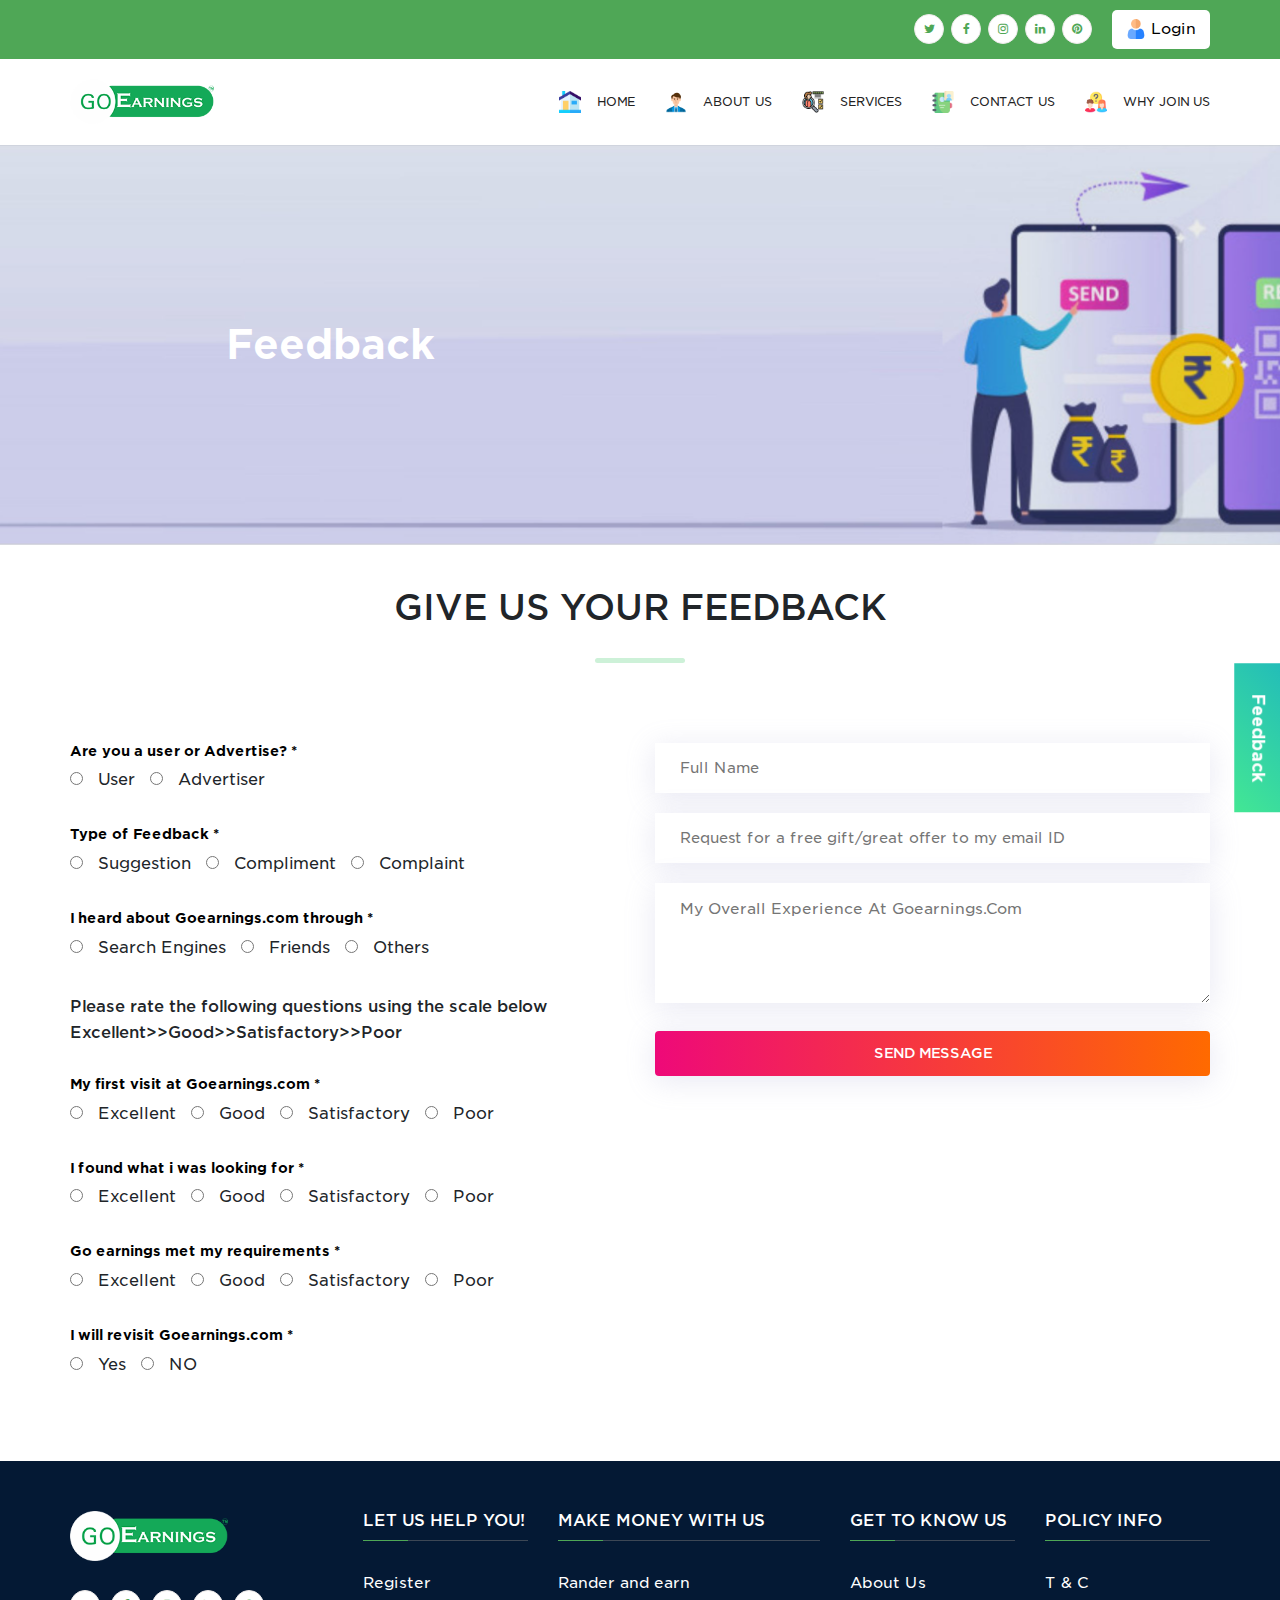
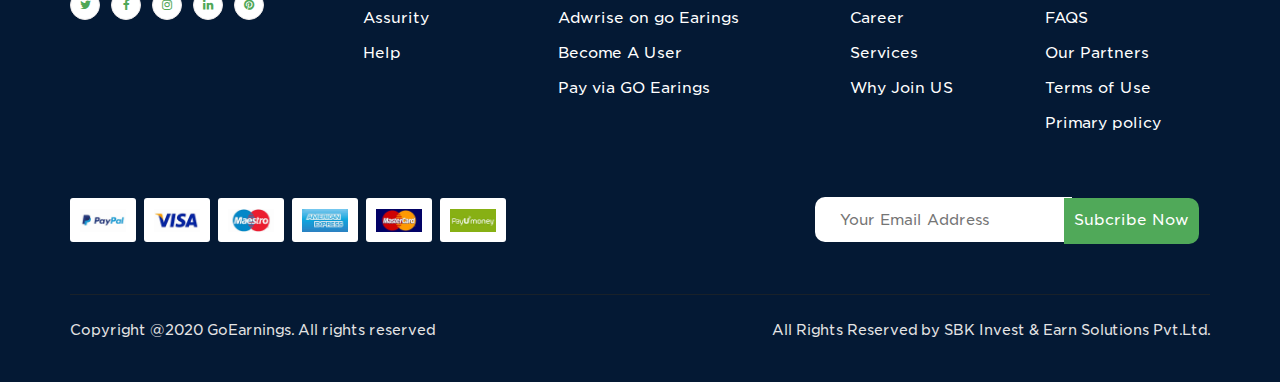
<file: feedback.html>
<html>
  <head>
    <title>GO Earnings</title>
    <!-- Latest compiled and minified CSS -->
    <meta charset="UTF-8" />
    <meta name="viewport" content="width=device-width, initial-scale=1.0" />
    <link rel="stylesheet" type="text/css" href="css/style.css" />
    <link rel="stylesheet" type="text/css" href="fonts/fonts.css" />
    <link rel="stylesheet" type="text/css" href="css/header.css" />
    <link rel="stylesheet" type="text/css" href="css/responsive.css" />
    <link rel="stylesheet" type="text/css" href="css/owl.carousel.min.css" />
    <link
      rel="stylesheet"
      href="https://cdnjs.cloudflare.com/ajax/libs/font-awesome/4.7.0/css/font-awesome.min.css"
    />
    <link rel="stylesheet" href="css/bootstrap.min.css" />
  </head>
  <body class="custom-font">
    <!-- top-header -->
    <div class="top-header">
      <div class="container">
        <div class="row">
          <div class="col-md-12">
            <div class="single-footer-widget">
              <ul class="social-links">
                <li>
                  <a target="_blank" href="#" class="twitter">
                    <i class="fa fa-twitter"></i>
                  </a>
                </li>

                <li>
                  <a target="_blank" href="#" class="facebook">
                    <i class="fa fa-facebook-f"></i>
                  </a>
                </li>

                <li>
                  <a target="_blank" href="#" class="instagram">
                    <i class="fa fa-instagram"></i>
                  </a>
                </li>

                <li>
                  <a target="_blank" href="#">
                    <i class="fa fa-linkedin"></i>
                  </a>
                </li>

                <li>
                  <a target="_blank" href="#">
                    <i class="fa fa-pinterest"></i>
                  </a>
                </li>
              </ul>
              <div class="login">
                <img src="img/ICON/user.png" />
                <a href="login.html">Login</a>
              </div>
            </div>
          </div>
        </div>
      </div>
    </div>
    <!--- Site Navigation Start --->
    <header class="navigtaion">
      <div class="container">
        <div class="mani-navigation">
          <nav id="cssmenu">
            <div class="site-logo">
              <a href="index.html">
                <img src="./img/logoe.png" />
              </a>
            </div>
            <div id="head-mobile"></div>
            <div class="button"></div>
            <ul>
              <li class="has-sub">
                <span class="submenu-button"></span
                ><img src="img/ICON/home.png" />
                <a href="index.html">HOME</a>
              </li>

              <li class="has-sub">
                <span class="submenu-button"></span
                ><img src="img/ICON/person.png" />
                <a href="about-us.html">ABOUT US</a>
              </li>

              <li>
                <img src="img/ICON/assessment.png" />
                <a href="services.html">SERVICES</a>
              </li>

              <li>
                <img src="img/ICON/book.png" />
                <a href="contact-us.html">CONTACT US</a>
              </li>

              <li>
                <img src="img/ICON/question.png" />
                <a href="Join-us.html">WHY JOIN US</a>
              </li>
              <!-- <div class="search">
                  <input type="text" placeholder="serach" />
                </div> -->
            </ul>
          </nav>
        </div>
      </div>
    </header>
    <!-- end-header -->
    <!-- banner-area -->
    <section class="about">
      <div class="about-pic">
        <img src="img/postes.jpg" />
        <h2>Feedback</h2>
      </div>
    </section>

    <section>
      <div class="container">
        <div class="section-title ad-class">
          <h2>GIVE US YOUR FEEDBACK</h2>
          <div class="bar"></div>
        </div>

        <div class="row">
          <div class="col-md-6">
            <div class="feedback-form">
              <div class="qustion">
                <h4>Are you a user or Advertise? *</h4>
                <span>
                  <input type="radio" />
                  <label>User</label>
                  <input type="radio" />
                  <label>Advertiser</label>
                </span>

                <h4>Type of Feedback *</h4>
                <span>
                  <input type="radio" />
                  <label>Suggestion</label>
                  <input type="radio" />
                  <label>Compliment</label>

                  <input type="radio" />
                  <label>Complaint</label>
                </span>

                <h4>I heard about Goearnings.com through *</h4>
                <span>
                  <input type="radio" />
                  <label>Search Engines</label>
                  <input type="radio" />
                  <label>Friends</label>
                  <input type="radio" />
                  <label>Others</label>
                </span>

                <h2>
                  Please rate the following questions using the scale below
                  Excellent>>Good>>Satisfactory>>Poor
                </h2>

                <h4>My first visit at Goearnings.com *</h4>
                <span>
                  <input type="radio" />
                  <label>Excellent</label>
                  <input type="radio" />
                  <label>Good</label>
                  <input type="radio" />
                  <label>Satisfactory</label>
                  <input type="radio" />
                  <label>Poor</label>
                </span>

                <h4>I found what i was looking for *</h4>
                <span>
                  <input type="radio" />
                  <label>Excellent</label>
                  <input type="radio" />
                  <label>Good</label>
                  <input type="radio" />
                  <label>Satisfactory</label>
                  <input type="radio" />
                  <label>Poor</label>
                </span>

                <h4>Go earnings met my requirements *</h4>
                <span>
                  <input type="radio" />
                  <label>Excellent</label>
                  <input type="radio" />
                  <label>Good</label>
                  <input type="radio" />
                  <label>Satisfactory</label>
                  <input type="radio" />
                  <label>Poor</label>
                </span>

                <h4>I will revisit Goearnings.com *</h4>
                <span>
                  <input type="radio" />
                  <label>Yes</label>
                  <input type="radio" />
                  <label>NO</label>
                </span>
              </div>
            </div>
          </div>

          <div class="col-md-6">
            <div class="contact-form">
              <input type="text" name="your-name" placeholder="Full Name" />
            </div>
            <div class="contact-form">
              <input
                type="email"
                name="your-email"
                placeholder="Request for a free gift/great offer to my email ID"
              />
            </div>

            <div class="contact-form">
              <textarea
                name="textarea"
                id=""
                cols="30"
                rows="10"
                placeholder="My overall experience at Goearnings.com
                "
              ></textarea>
            </div>

            <div class="contact-form">
              <button type="submit" class="btn btn-primary">
                Send Message
              </button>
            </div>
          </div>
        </div>
      </div>
    </section>

    <footer>
      <div class="container">
        <div class="row">
          <div class="col-sm-4 col-md-3 col-xs-12 footer-column">
            <div class="footer-logo">
              <img src="./img/logoe.png" />
              <div class="single-footer-widget left-side">
                <ul class="social-links">
                  <li>
                    <a target="_blank" href="#" class="twitter">
                      <i class="fa fa-twitter"> </i>
                    </a>
                  </li>

                  <li>
                    <a target="_blank" href="#" class="facebook">
                      <i class="fa fa-facebook-f"></i
                    ></a>
                  </li>

                  <li>
                    <a target="_blank" href="#" class="instagram">
                      <i class="fa fa-instagram"></i
                    ></a>
                  </li>

                  <li>
                    <a target="_blank" href="#">
                      <i class="fa fa-linkedin"></i
                    ></a>
                  </li>

                  <li>
                    <a target="_blank" href="#">
                      <i class="fa fa-pinterest"></i
                    ></a>
                  </li>
                </ul>
              </div>
            </div>
          </div>
          <div class="col-sm-4 col-md-2 col-xs-6 footer-column">
            <div class="listing">
              <h3>LET US HELP YOU!</h3>
              <ul>
                <li><a href="#">Register</a></li>
                <li><a href="#">Assurity</a></li>
                <li><a href="#">Help</a></li>
              </ul>
            </div>
          </div>

          <div class="col-sm-4 col-md-3 col-xs-6 footer-column">
            <div class="listing">
              <h3>MAKE MONEY WITH US</h3>
              <ul>
                <li><a href="#">Rander and earn</a></li>
                <li><a href="#">Adwrise on go Earings</a></li>
                <li><a href="#">Become A User</a></li>
                <li><a href="#">Pay via GO Earings</a></li>
              </ul>
            </div>
          </div>

          <div class="col-sm-4 col-md-2 col-xs-6 footer-column">
            <div class="listing">
              <h3>GET TO KNOW US</h3>
              <ul>
                <li><a href="#">About Us</a></li>
                <li><a href="#">Career</a></li>
                <li><a href="#">Services</a></li>
                <li><a href="#">Why Join US</a></li>
              </ul>
            </div>
          </div>

          <div class="col-sm-4 col-md-2 col-xs-6 footer-column">
            <div class="listing">
              <h3>POLICY INFO</h3>
              <ul>
                <li><a href="#">T &amp; C</a></li>
                <li><a href="#">FAQS</a></li>
                <li><a href="#">Our Partners</a></li>
                <li><a href="#">Terms of Use</a></li>
                <li><a href="#">Primary policy</a></li>
              </ul>
            </div>
          </div>
        </div>
        <div class="row">
          <div class="col-md-12">
            <div class="feedop">
              <div class="pay">
                <ul>
                  <li><img src="img/ICON/paypal.jpg" /></li>
                  <li><img src="img/ICON/visa.jpg" /></li>
                  <li><img src="img/ICON/mastero.jpg" /></li>
                  <li><img src="img/ICON/american-express.jpg" /></li>
                  <li><img src="img/ICON/master-card.jpg" /></li>
                  <li><img src="img/ICON/payumoney.jpg" /></li>
                </ul>
              </div>

              <!-- <div class="pay">
                                  <ul>
                                    <li><img src="img/ICON/google-play.png" /></li>
                                    <li><img src="img/ICON/ios-store.png" /></li>
                                  </ul>
                                </div> -->
              <div class="subscribe">
                <input type="text" placeholder="Your Email Address" />
                <button>Subcribe Now</button>
              </div>
            </div>
          </div>
        </div>

        <div class="copyright-area">
          <p>
            Copyright @2020 <a href="index.html">GoEarnings</a>. All rights
            reserved
          </p>
          <p>All Rights Reserved by SBK Invest & Earn Solutions Pvt.Ltd.</p>
        </div>
      </div>
    </footer>
    <a href="feedback.html" class="feedback">Feedback</a>
    <!-- jQuery library -->
    <script src="js/jquery.min.js"></script>
    <script src="js/bootstrap.min.js"></script>
    <script src="js/script.js"></script>
    <script src="js/owl.carousel.js"></script>
    <script src="js/popper.min.js"></script>

    <script>
      $(".product-main").owlCarousel({
        stagePadding: 50,
        loop: true,
        margin: 30,
        dots: false,
        autoplay: false,
        navText: [
          '<i class="fa fa-chevron-left"></i>',
          '<i class="fa fa-chevron-right"></i>',
        ],
        nav: true,
        responsive: {
          0: {
            items: 2,
          },
          600: {
            items: 2,
          },
          1000: {
            items: 3,
          },
        },
      });
    </script>

    <script>
      $(document).ready(function () {
        $(".brand").owlCarousel({
          loop: true,
          margin: 10,
          autoplay: true,
          nav: true,
          dots: false,
          autoplayTimeout: 2000,
          responsiveClass: true,
          responsive: {
            0: {
              items: 2,
              nav: false,
            },
            600: {
              items: 3,
              nav: false,
            },
            1000: {
              items: 6,
              nav: true,
              margin: 20,
            },
          },
        });
      });
    </script>
  </body>
</html>
</file>
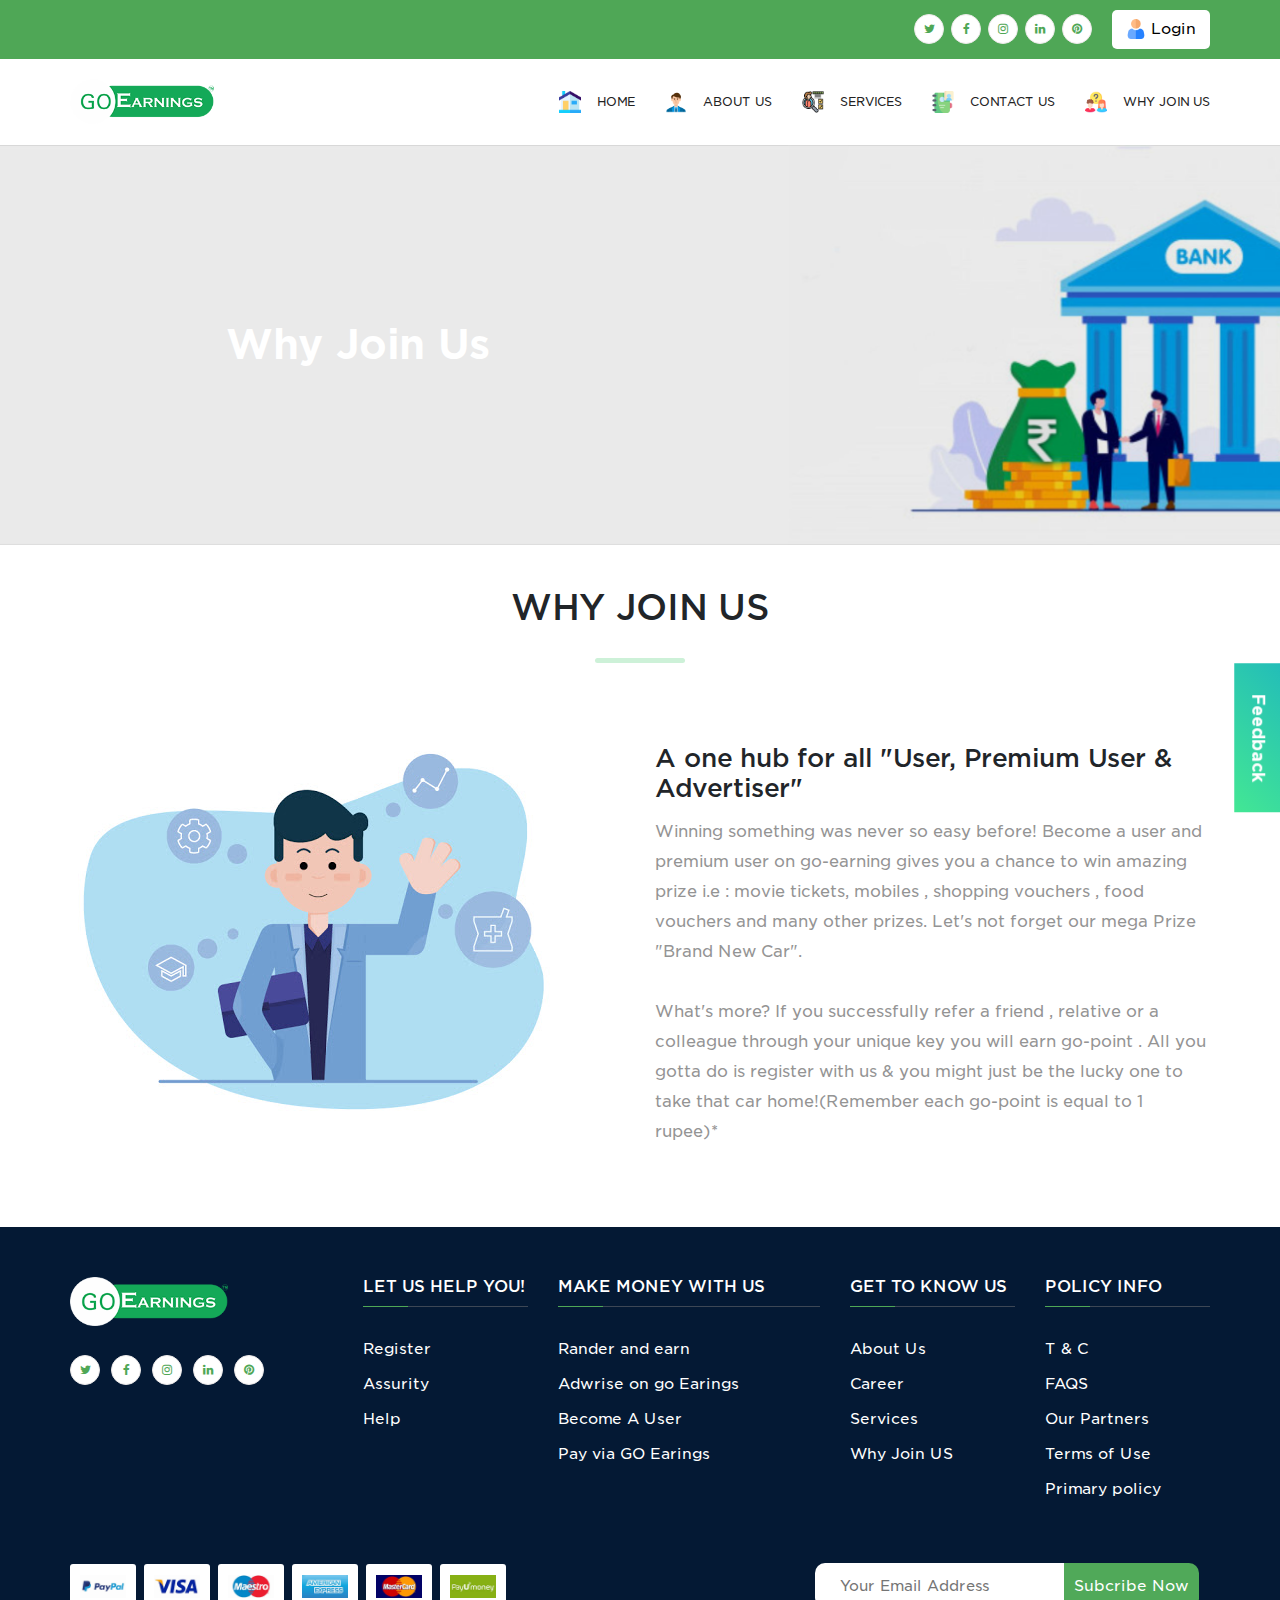
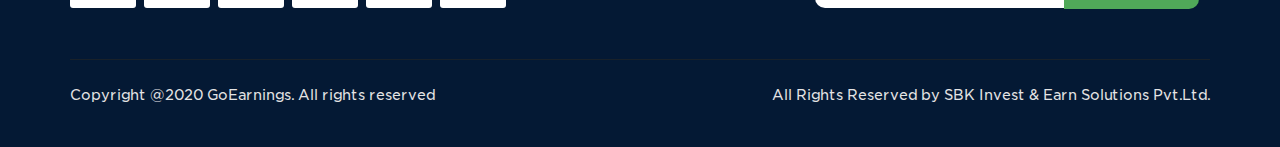
<file: Join-us.html>
<html>
  <head>
    <title>GO Earnings</title>
    <!-- Latest compiled and minified CSS -->
    <meta charset="UTF-8" />
    <meta name="viewport" content="width=device-width, initial-scale=1.0" />
    <link rel="stylesheet" type="text/css" href="css/style.css" />
    <link rel="stylesheet" type="text/css" href="fonts/fonts.css" />
    <link rel="stylesheet" type="text/css" href="css/header.css" />
    <link rel="stylesheet" type="text/css" href="css/responsive.css" />
    <link rel="stylesheet" type="text/css" href="css/owl.carousel.min.css" />
    <link
      rel="stylesheet"
      href="https://cdnjs.cloudflare.com/ajax/libs/font-awesome/4.7.0/css/font-awesome.min.css"
    />
    <link rel="stylesheet" href="css/bootstrap.min.css" />
  </head>
  <body class="custom-font">
    <!-- top-header -->
    <div class="top-header">
      <div class="container">
        <div class="row">
          <div class="col-md-12">
            <div class="single-footer-widget">
              <ul class="social-links">
                <li>
                  <a target="_blank" href="#" class="twitter">
                    <i class="fa fa-twitter"></i>
                  </a>
                </li>

                <li>
                  <a target="_blank" href="#" class="facebook">
                    <i class="fa fa-facebook-f"></i>
                  </a>
                </li>

                <li>
                  <a target="_blank" href="#" class="instagram">
                    <i class="fa fa-instagram"></i>
                  </a>
                </li>

                <li>
                  <a target="_blank" href="#">
                    <i class="fa fa-linkedin"></i>
                  </a>
                </li>

                <li>
                  <a target="_blank" href="#">
                    <i class="fa fa-pinterest"></i>
                  </a>
                </li>
              </ul>
              <div class="login">
                <img src="img/ICON/user.png" />
                <a href="login.html">Login</a>
              </div>
            </div>
          </div>
        </div>
      </div>
    </div>
    <!--- Site Navigation Start --->
    <header class="navigtaion">
      <div class="container">
        <div class="mani-navigation">
          <nav id="cssmenu">
            <div class="site-logo">
              <a href="index.html">
                <img src="./img/logoe.png" />
              </a>
            </div>
            <div id="head-mobile"></div>
            <div class="button"></div>
            <ul>
              <li class="has-sub">
                <span class="submenu-button"></span
                ><img src="img/ICON/home.png" />
                <a href="index.html">HOME</a>
              </li>

              <li class="has-sub">
                <span class="submenu-button"></span
                ><img src="img/ICON/person.png" />
                <a href="about-us.html">ABOUT US</a>
              </li>

              <li>
                <img src="img/ICON/assessment.png" />
                <a href="services.html">SERVICES</a>
              </li>

              <li>
                <img src="img/ICON/book.png" />
                <a href="contact-us.html">CONTACT US</a>
              </li>

              <li>
                <img src="img/ICON/question.png" />
                <a href="Join-us.html">WHY JOIN US</a>
              </li>
              <!-- <div class="search">
                  <input type="text" placeholder="serach" />
                </div> -->
            </ul>
          </nav>
        </div>
      </div>
    </header>
    <!-- end-header -->
    <!-- banner-area -->
    <section class="about">
      <div class="about-pic">
        <img src="img/join-why.jpg" />
        <h2>Why Join Us</h2>
      </div>
    </section>

    <section>
      <div class="container">
        <div class="section-title">
          <h2>WHY JOIN US</h2>
          <div class="bar"></div>
        </div>
        <div class="row">
          <div class="col-md-6">
            <div class="join-bg">
              <img src="img/join-us.jpg" />
            </div>
          </div>

          <div class="col-md-6">
            <div class="join-content">
              <h4>A one hub for all "User, Premium User & Advertiser"</h4>
              <p>
                Winning something was never so easy before! Become a user and
                premium user on go-earning gives you a chance to win amazing
                prize i.e : movie tickets, mobiles , shopping vouchers , food
                vouchers and many other prizes. Let's not forget our mega Prize
                "Brand New Car".
              </p>

              <p>
                What's more? If you successfully refer a friend , relative or a
                colleague through your unique key you will earn go-point . All
                you gotta do is register with us & you might just be the lucky
                one to take that car home!(Remember each go-point is equal to 1
                rupee)*
              </p>
            </div>
          </div>
        </div>
      </div>
    </section>
    <footer>
      <div class="container">
        <div class="row">
          <div class="col-sm-4 col-md-3 col-xs-12 footer-column">
            <div class="footer-logo">
              <img src="./img/logoe.png" />
              <div class="single-footer-widget left-side">
                <ul class="social-links">
                  <li>
                    <a target="_blank" href="#" class="twitter">
                      <i class="fa fa-twitter"> </i>
                    </a>
                  </li>

                  <li>
                    <a target="_blank" href="#" class="facebook">
                      <i class="fa fa-facebook-f"></i
                    ></a>
                  </li>

                  <li>
                    <a target="_blank" href="#" class="instagram">
                      <i class="fa fa-instagram"></i
                    ></a>
                  </li>

                  <li>
                    <a target="_blank" href="#">
                      <i class="fa fa-linkedin"></i
                    ></a>
                  </li>

                  <li>
                    <a target="_blank" href="#">
                      <i class="fa fa-pinterest"></i
                    ></a>
                  </li>
                </ul>
              </div>
            </div>
          </div>
          <div class="col-sm-4 col-md-2 col-xs-6 footer-column">
            <div class="listing">
              <h3>LET US HELP YOU!</h3>
              <ul>
                <li><a href="#">Register</a></li>
                <li><a href="#">Assurity</a></li>
                <li><a href="#">Help</a></li>
              </ul>
            </div>
          </div>

          <div class="col-sm-4 col-md-3 col-xs-6 footer-column">
            <div class="listing">
              <h3>MAKE MONEY WITH US</h3>
              <ul>
                <li><a href="#">Rander and earn</a></li>
                <li><a href="#">Adwrise on go Earings</a></li>
                <li><a href="#">Become A User</a></li>
                <li><a href="#">Pay via GO Earings</a></li>
              </ul>
            </div>
          </div>

          <div class="col-sm-4 col-md-2 col-xs-6 footer-column">
            <div class="listing">
              <h3>GET TO KNOW US</h3>
              <ul>
                <li><a href="#">About Us</a></li>
                <li><a href="#">Career</a></li>
                <li><a href="#">Services</a></li>
                <li><a href="#">Why Join US</a></li>
              </ul>
            </div>
          </div>

          <div class="col-sm-4 col-md-2 col-xs-6 footer-column">
            <div class="listing">
              <h3>POLICY INFO</h3>
              <ul>
                <li><a href="#">T &amp; C</a></li>
                <li><a href="#">FAQS</a></li>
                <li><a href="#">Our Partners</a></li>
                <li><a href="#">Terms of Use</a></li>
                <li><a href="#">Primary policy</a></li>
              </ul>
            </div>
          </div>
        </div>
        <div class="row">
          <div class="col-md-12">
            <div class="feedop">
              <div class="pay">
                <ul>
                  <li><img src="img/ICON/paypal.jpg" /></li>
                  <li><img src="img/ICON/visa.jpg" /></li>
                  <li><img src="img/ICON/mastero.jpg" /></li>
                  <li><img src="img/ICON/american-express.jpg" /></li>
                  <li><img src="img/ICON/master-card.jpg" /></li>
                  <li><img src="img/ICON/payumoney.jpg" /></li>
                </ul>
              </div>

              <!-- <div class="pay">
                              <ul>
                                <li><img src="img/ICON/google-play.png" /></li>
                                <li><img src="img/ICON/ios-store.png" /></li>
                              </ul>
                            </div> -->
              <div class="subscribe">
                <input type="text" placeholder="Your Email Address" />
                <button>Subcribe Now</button>
              </div>
            </div>
          </div>
        </div>

        <div class="copyright-area">
          <p>
            Copyright @2020 <a href="index.html">GoEarnings</a>. All rights
            reserved
          </p>
          <p>All Rights Reserved by SBK Invest & Earn Solutions Pvt.Ltd.</p>
        </div>
      </div>
    </footer>
    <a href="feedback.html" class="feedback">Feedback</a>
    <!-- jQuery library -->
    <script src="js/jquery.min.js"></script>
    <script src="js/bootstrap.min.js"></script>
    <script src="js/script.js"></script>
    <script src="js/owl.carousel.js"></script>
    <script src="js/popper.min.js"></script>

    <script>
      $(".product-main").owlCarousel({
        stagePadding: 50,
        loop: true,
        margin: 30,
        dots: false,
        autoplay: false,
        navText: [
          '<i class="fa fa-chevron-left"></i>',
          '<i class="fa fa-chevron-right"></i>',
        ],
        nav: true,
        responsive: {
          0: {
            items: 2,
          },
          600: {
            items: 2,
          },
          1000: {
            items: 3,
          },
        },
      });
    </script>

    <script>
      $(document).ready(function () {
        $(".brand").owlCarousel({
          loop: true,
          margin: 10,
          autoplay: true,
          nav: true,
          dots: false,
          autoplayTimeout: 2000,
          responsiveClass: true,
          responsive: {
            0: {
              items: 2,
              nav: false,
            },
            600: {
              items: 3,
              nav: false,
            },
            1000: {
              items: 6,
              nav: true,
              margin: 20,
            },
          },
        });
      });
    </script>
  </body>
</html>
</file>
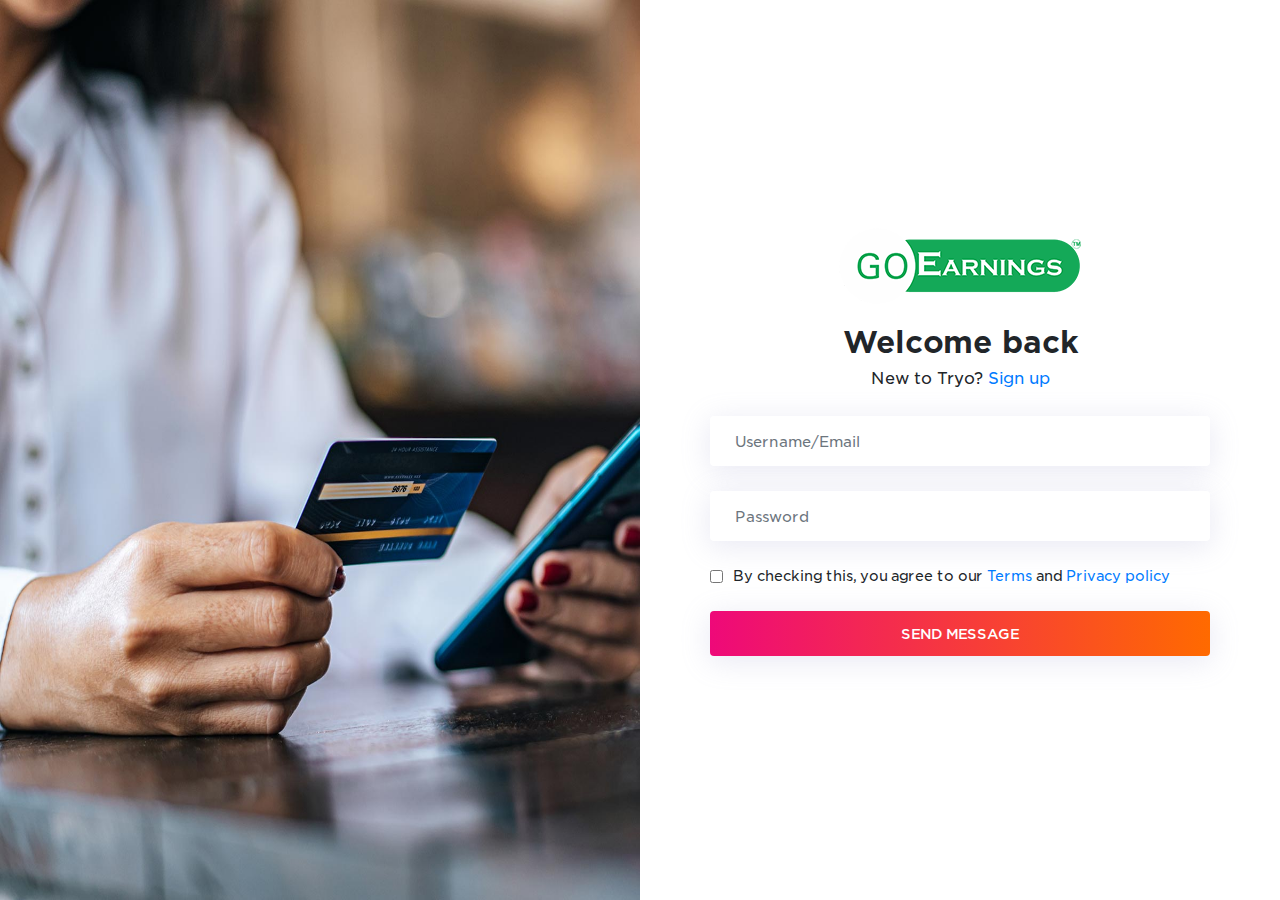
<file: login.html>
<html>
  <head>
    <title>GO Earnings</title>
    <!-- Latest compiled and minified CSS -->
    <meta charset="UTF-8" />
    <meta name="viewport" content="width=device-width, initial-scale=1.0" />
    <link rel="stylesheet" type="text/css" href="css/style.css" />
    <link rel="stylesheet" type="text/css" href="fonts/fonts.css" />
    <link rel="stylesheet" type="text/css" href="css/header.css" />
    <link rel="stylesheet" type="text/css" href="css/responsive.css" />
    <link rel="stylesheet" type="text/css" href="css/owl.carousel.min.css" />
    <link
      rel="stylesheet"
      href="https://cdnjs.cloudflare.com/ajax/libs/font-awesome/4.7.0/css/font-awesome.min.css"
    />
    <link rel="stylesheet" href="css/bootstrap.min.css" />
  </head>
  <body class="custom-font">
    <!-- top-header -->
    <section class="logins">
      <div class="row m-0">
        <div class="col-md-6 p-0">
          <div class="login-img">
            <img src="img/signin-img.jpg" />
          </div>
        </div>

        <div class="col-md-6 p-0">
          <div class="login-content">
            <div class="d-table">
              <div class="d-table-cell">
                <div class="login-form">
                  <div class="logo">
                    <a href="index.html">
                      <img src="img/logoe.png" />
                    </a>
                  </div>

                  <h3>Welcome back</h3>
                  <p>
                    New to Tryo?
                    <a href="#">Sign up</a>
                  </p>

                  <form method="post" autocomplete="off">
                    <div class="form-group">
                      <input
                        type="text"
                        name="log"
                        placeholder="Username/Email"
                        class="form-control"
                        required="required"
                      />
                    </div>

                    <div class="form-group">
                      <input
                        type="password"
                        name="pwd"
                        placeholder="Password"
                        class="form-control"
                        required="required"
                      />
                    </div>

                    <div class="form-group">
                      <div class="form-checkbox">
                        <label
                          ><input
                            type="checkbox"
                            name="terms_check"
                            class="check-class"
                            value="Option 1"
                            required="required"
                          />By checking this, you agree to our
                          <a href="#">Terms</a>
                          and
                          <a href="#">Privacy policy</a></label
                        >
                      </div>
                    </div>

                    <input
                      type="hidden"
                      name="action"
                      value="my_login_action"
                    />
                    <div class="contact-form">
                      <button type="submit" class="btn btn-primary">
                        Send Message
                      </button>
                    </div>
                  </form>
                </div>
              </div>
            </div>
          </div>
        </div>
      </div>
    </section>
    <!-- jQuery library -->
    <script src="js/jquery.min.js"></script>
    <script src="js/bootstrap.min.js"></script>
    <script src="js/script.js"></script>
    <script src="js/owl.carousel.js"></script>
    <script src="js/popper.min.js"></script>

    <script>
      $(".product-main").owlCarousel({
        stagePadding: 50,
        loop: true,
        margin: 30,
        dots: false,
        autoplay: false,
        navText: [
          '<i class="fa fa-chevron-left"></i>',
          '<i class="fa fa-chevron-right"></i>',
        ],
        nav: true,
        responsive: {
          0: {
            items: 2,
          },
          600: {
            items: 2,
          },
          1000: {
            items: 3,
          },
        },
      });
    </script>

    <script>
      $(document).ready(function () {
        $(".brand").owlCarousel({
          loop: true,
          margin: 10,
          autoplay: true,
          nav: true,
          dots: false,
          autoplayTimeout: 2000,
          responsiveClass: true,
          responsive: {
            0: {
              items: 2,
              nav: false,
            },
            600: {
              items: 3,
              nav: false,
            },
            1000: {
              items: 6,
              nav: true,
              margin: 20,
            },
          },
        });
      });
    </script>
  </body>
</html>
</file>
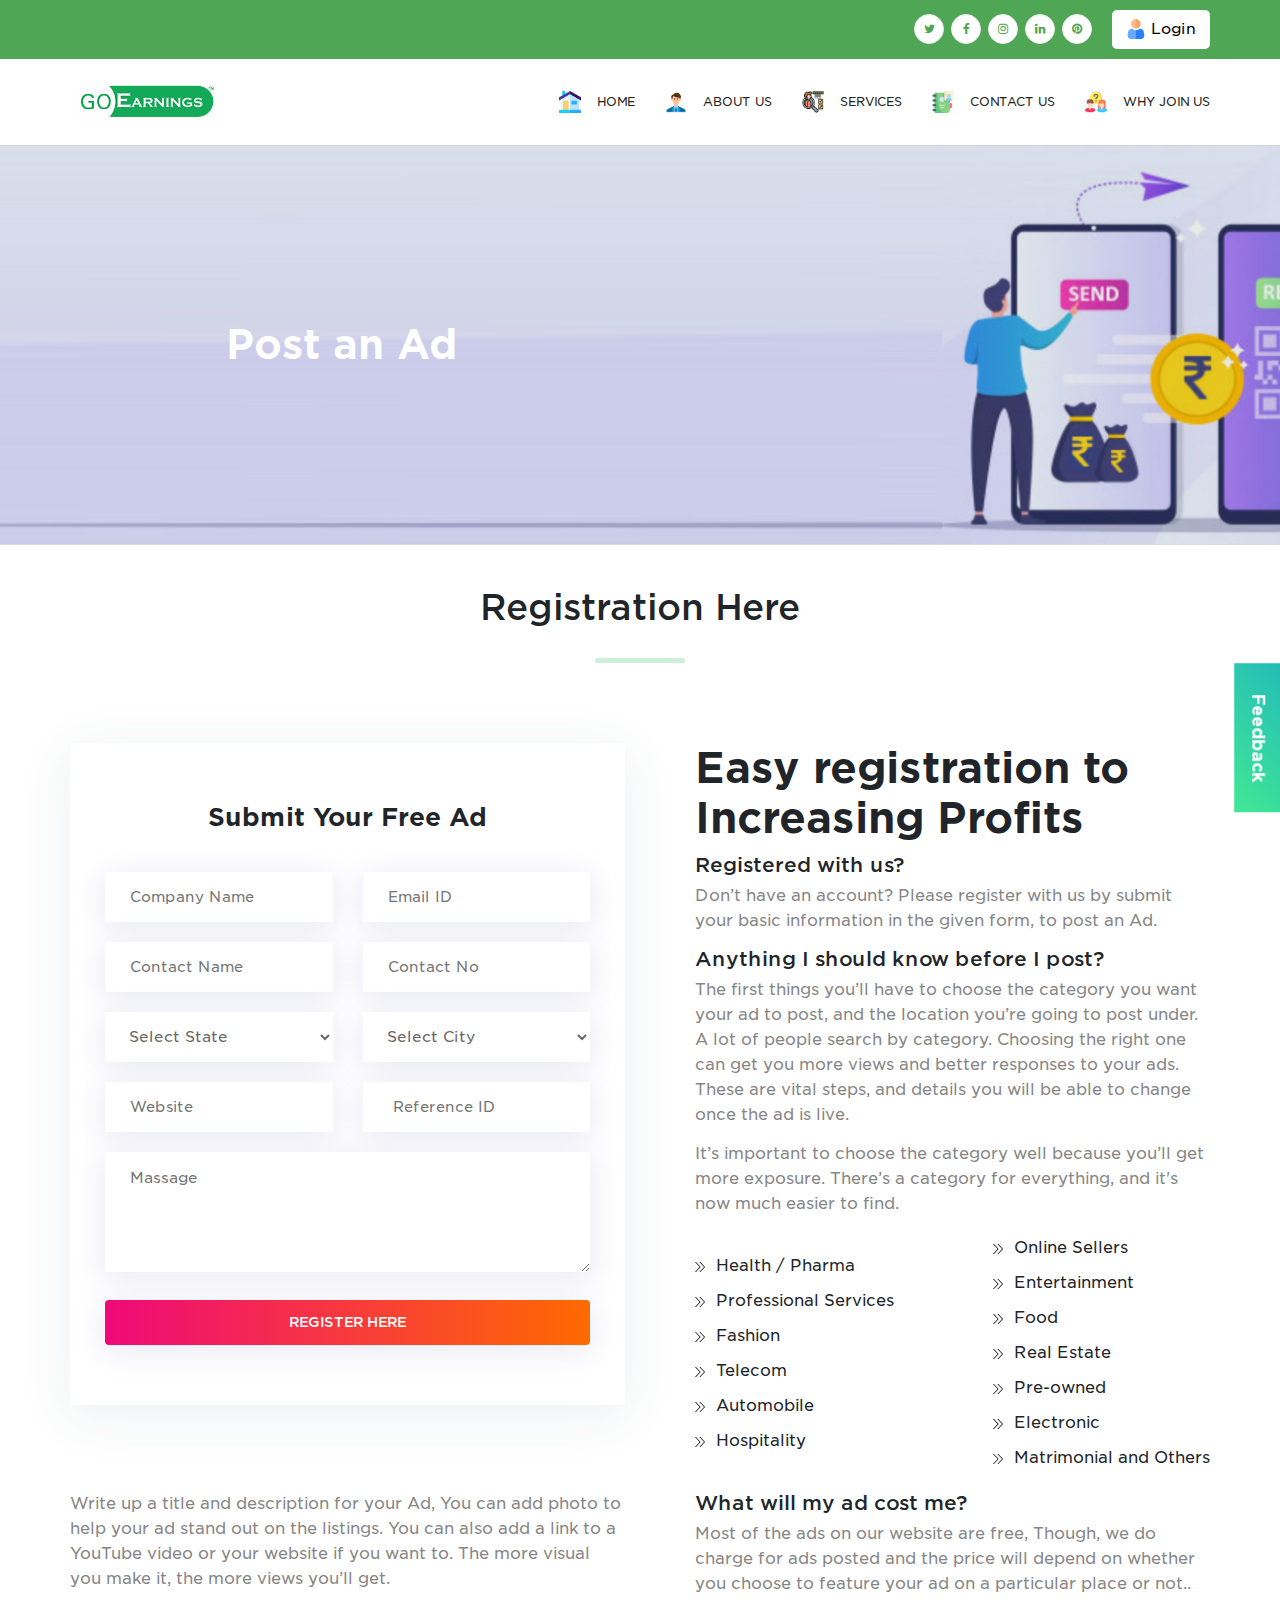
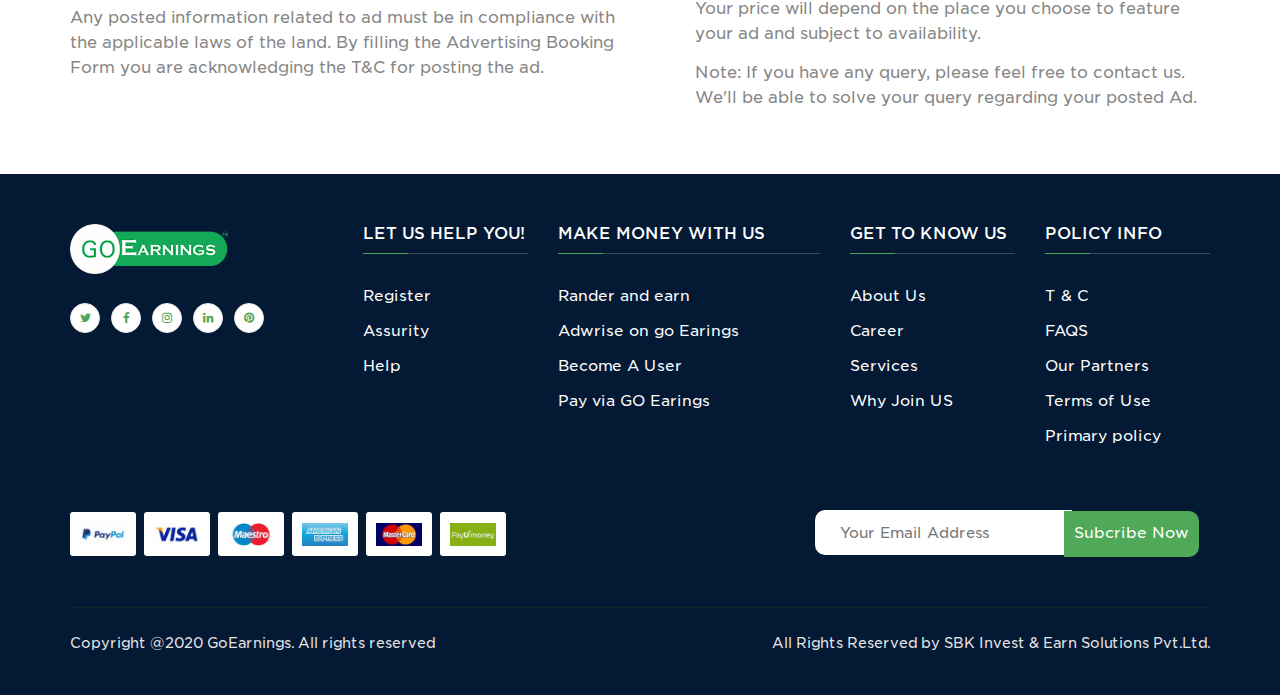
<file: post.html>
<html>
  <head>
    <title>GO Earnings</title>
    <!-- Latest compiled and minified CSS -->
    <meta charset="UTF-8" />
    <meta name="viewport" content="width=device-width, initial-scale=1.0" />
    <link rel="stylesheet" type="text/css" href="css/style.css" />
    <link rel="stylesheet" type="text/css" href="fonts/fonts.css" />
    <link rel="stylesheet" type="text/css" href="css/header.css" />
    <link rel="stylesheet" type="text/css" href="css/responsive.css" />
    <link rel="stylesheet" type="text/css" href="css/owl.carousel.min.css" />
    <link
      rel="stylesheet"
      href="https://cdnjs.cloudflare.com/ajax/libs/font-awesome/4.7.0/css/font-awesome.min.css"
    />
    <link rel="stylesheet" href="css/bootstrap.min.css" />
  </head>
  <body class="custom-font">
    <!-- top-header -->
    <div class="top-header">
      <div class="container">
        <div class="row">
          <div class="col-md-12">
            <div class="single-footer-widget">
              <ul class="social-links">
                <li>
                  <a target="_blank" href="#" class="twitter">
                    <i class="fa fa-twitter"></i>
                  </a>
                </li>

                <li>
                  <a target="_blank" href="#" class="facebook">
                    <i class="fa fa-facebook-f"></i>
                  </a>
                </li>

                <li>
                  <a target="_blank" href="#" class="instagram">
                    <i class="fa fa-instagram"></i>
                  </a>
                </li>

                <li>
                  <a target="_blank" href="#">
                    <i class="fa fa-linkedin"></i>
                  </a>
                </li>

                <li>
                  <a target="_blank" href="#">
                    <i class="fa fa-pinterest"></i>
                  </a>
                </li>
              </ul>
              <div class="login">
                <img src="img/ICON/user.png" />
                <a href="login.html">Login</a>
              </div>
            </div>
          </div>
        </div>
      </div>
    </div>
    <!--- Site Navigation Start --->
    <header class="navigtaion">
      <div class="container">
        <div class="mani-navigation">
          <nav id="cssmenu">
            <div class="site-logo">
              <a href="index.html">
                <img src="./img/logoe.png" />
              </a>
            </div>
            <div id="head-mobile"></div>
            <div class="button"></div>
            <ul>
              <li class="has-sub">
                <span class="submenu-button"></span
                ><img src="img/ICON/home.png" />
                <a href="index.html">HOME</a>
              </li>

              <li class="has-sub">
                <span class="submenu-button"></span
                ><img src="img/ICON/person.png" />
                <a href="about-us.html">ABOUT US</a>
              </li>

              <li>
                <img src="img/ICON/assessment.png" />
                <a href="services.html">SERVICES</a>
              </li>

              <li>
                <img src="img/ICON/book.png" />
                <a href="contact-us.html">CONTACT US</a>
              </li>

              <li>
                <img src="img/ICON/question.png" />
                <a href="Join-us.html">WHY JOIN US</a>
              </li>
              <!-- <div class="search">
                  <input type="text" placeholder="serach" />
                </div> -->
            </ul>
          </nav>
        </div>
      </div>
    </header>
    <!-- end-header -->
    <!-- banner-area -->
    <section class="about">
      <div class="about-pic">
        <img src="img/postes.jpg" />
        <h2>Post an Ad</h2>
      </div>
    </section>

    <section>
      <div class="container">
        <div class="section-title ad-class">
          <h2>Registration Here</h2>
          <div class="bar"></div>
        </div>
        <div class="row">
          <div class="col-md-6">
            <div class="main">
              <h4>Submit Your Free Ad</h4>
              <div class="row">
                <div class="col-lg-6 col-md-6">
                  <div class="contact-form">
                    <input
                      type="text"
                      name="your-name"
                      placeholder="Company Name"
                    />
                  </div>
                </div>

                <div class="col-lg-6 col-md-6">
                  <div class="contact-form">
                    <input
                      type="email"
                      name="your-email"
                      placeholder="Email ID"
                    />
                  </div>
                </div>

                <div class="col-lg-6 col-md-6">
                  <div class="contact-form">
                    <input
                      type="text"
                      name="your-subject"
                      placeholder="Contact Name"
                    />
                  </div>
                </div>

                <div class="col-lg-6 col-md-6">
                  <div class="contact-form">
                    <input type="number" placeholder="Contact No" />
                  </div>
                </div>

                <div class="col-lg-6 col-md-6">
                  <div class="contact-form">
                    <select name="department"
                      ><option>Select State</option
                      ><option value="Department 1">Department 1</option
                      ><option value="Department 2"
                        >Department 2</option
                      ></select
                    >
                  </div>
                </div>

                <div class="col-lg-6 col-md-6">
                  <div class="contact-form">
                    <select name="department">
                      <option>Select City</option>
                      <option value="Department 1">Department 1</option
                      ><option value="Department 2"
                        >Department 2</option
                      ></select
                    >
                  </div>
                </div>

                <div class="col-lg-6 col-md-6">
                  <div class="contact-form">
                    <input type="number" placeholder="Website" />
                  </div>
                </div>

                <div class="col-lg-6 col-md-6">
                  <div class="contact-form">
                    <input type="number" placeholder=" Reference ID" />
                  </div>
                </div>

                <div class="col-lg-12 col-md-12">
                  <div class="contact-form">
                    <textarea
                      name="textarea"
                      id=""
                      cols="30"
                      rows="10"
                      placeholder="massage"
                    ></textarea>
                  </div>
                </div>

                <div class="col-lg-12 col-md-12">
                  <div class="contact-form">
                    <button type="submit" class="btn btn-primary">
                      Register Here
                    </button>
                  </div>
                </div>
              </div>
            </div>
          </div>

          <div class="col-md-6">
            <div class="rig-content">
              <h2>Easy registration to Increasing Profits</h2>
              <h4>Registered with us?</h4>
              <p>
                Don’t have an account? Please register with us by submit your
                basic information in the given form, to post an Ad.
              </p>
              <h4>Anything I should know before I post?</h4>
              <p>
                The first things you’ll have to choose the category you want
                your ad to post, and the location you’re going to post under. A
                lot of people search by category. Choosing the right one can get
                you more views and better responses to your ads. These are vital
                steps, and details you will be able to change once the ad is
                live.
              </p>
              <p>
                It’s important to choose the category well because you’ll get
                more exposure. There’s a category for everything, and it's now
                much easier to find.
              </p>

              <div class="flo">
                <ul>
                  <li>Health / Pharma</li>
                  <li>Professional Services</li>
                  <li>Fashion</li>
                  <li>Telecom</li>
                  <li>Automobile</li>
                  <li>Hospitality</li>
                </ul>

                <ul>
                  <li>Online Sellers</li>
                  <li>Entertainment</li>
                  <li>Food</li>
                  <li>Real Estate</li>
                  <li>Pre-owned</li>
                  <li>Electronic</li>
                  <li>Matrimonial and Others</li>
                </ul>
              </div>
            </div>
          </div>
        </div>

        <div class="row">
          <div class="col-md-6">
            <div class="rig-content pl-0">
              <p>
                Write up a title and description for your Ad, You can add photo
                to help your ad stand out on the listings. You can also add a
                link to a YouTube video or your website if you want to. The more
                visual you make it, the more views you’ll get.
              </p>

              <p>
                Any posted information related to ad must be in compliance with
                the applicable laws of the land. By filling the Advertising
                Booking Form you are acknowledging the T&C for posting the ad.
              </p>
            </div>
          </div>

          <div class="col-md-6">
            <div class="rig-content">
              <h4>What will my ad cost me?</h4>
              <p>
                Most of the ads on our website are free, Though, we do charge
                for ads posted and the price will depend on whether you choose
                to feature your ad on a particular place or not.. Your price
                will depend on the place you choose to feature your ad and
                subject to availability.
              </p>

              <p>
                <span>Note:</span> If you have any query, please feel free to
                contact us. We'll be able to solve your query regarding your
                posted Ad.
              </p>
            </div>
          </div>
        </div>
      </div>
    </section>
    <footer>
      <div class="container">
        <div class="row">
          <div class="col-sm-4 col-md-3 col-xs-12 footer-column">
            <div class="footer-logo">
              <img src="./img/logoe.png" />
              <div class="single-footer-widget left-side">
                <ul class="social-links">
                  <li>
                    <a target="_blank" href="#" class="twitter">
                      <i class="fa fa-twitter"> </i>
                    </a>
                  </li>

                  <li>
                    <a target="_blank" href="#" class="facebook">
                      <i class="fa fa-facebook-f"></i
                    ></a>
                  </li>

                  <li>
                    <a target="_blank" href="#" class="instagram">
                      <i class="fa fa-instagram"></i
                    ></a>
                  </li>

                  <li>
                    <a target="_blank" href="#">
                      <i class="fa fa-linkedin"></i
                    ></a>
                  </li>

                  <li>
                    <a target="_blank" href="#">
                      <i class="fa fa-pinterest"></i
                    ></a>
                  </li>
                </ul>
              </div>
            </div>
          </div>
          <div class="col-sm-4 col-md-2 col-xs-6 footer-column">
            <div class="listing">
              <h3>LET US HELP YOU!</h3>
              <ul>
                <li><a href="#">Register</a></li>
                <li><a href="#">Assurity</a></li>
                <li><a href="#">Help</a></li>
              </ul>
            </div>
          </div>

          <div class="col-sm-4 col-md-3 col-xs-6 footer-column">
            <div class="listing">
              <h3>MAKE MONEY WITH US</h3>
              <ul>
                <li><a href="#">Rander and earn</a></li>
                <li><a href="#">Adwrise on go Earings</a></li>
                <li><a href="#">Become A User</a></li>
                <li><a href="#">Pay via GO Earings</a></li>
              </ul>
            </div>
          </div>

          <div class="col-sm-4 col-md-2 col-xs-6 footer-column">
            <div class="listing">
              <h3>GET TO KNOW US</h3>
              <ul>
                <li><a href="#">About Us</a></li>
                <li><a href="#">Career</a></li>
                <li><a href="#">Services</a></li>
                <li><a href="#">Why Join US</a></li>
              </ul>
            </div>
          </div>

          <div class="col-sm-4 col-md-2 col-xs-6 footer-column">
            <div class="listing">
              <h3>POLICY INFO</h3>
              <ul>
                <li><a href="#">T &amp; C</a></li>
                <li><a href="#">FAQS</a></li>
                <li><a href="#">Our Partners</a></li>
                <li><a href="#">Terms of Use</a></li>
                <li><a href="#">Primary policy</a></li>
              </ul>
            </div>
          </div>
        </div>
        <div class="row">
          <div class="col-md-12">
            <div class="feedop">
              <div class="pay">
                <ul>
                  <li><img src="img/ICON/paypal.jpg" /></li>
                  <li><img src="img/ICON/visa.jpg" /></li>
                  <li><img src="img/ICON/mastero.jpg" /></li>
                  <li><img src="img/ICON/american-express.jpg" /></li>
                  <li><img src="img/ICON/master-card.jpg" /></li>
                  <li><img src="img/ICON/payumoney.jpg" /></li>
                </ul>
              </div>

              <!-- <div class="pay">
                              <ul>
                                <li><img src="img/ICON/google-play.png" /></li>
                                <li><img src="img/ICON/ios-store.png" /></li>
                              </ul>
                            </div> -->
              <div class="subscribe">
                <input type="text" placeholder="Your Email Address" />
                <button>Subcribe Now</button>
              </div>
            </div>
          </div>
        </div>

        <div class="copyright-area">
          <p>
            Copyright @2020 <a href="index.html">GoEarnings</a>. All rights
            reserved
          </p>
          <p>All Rights Reserved by SBK Invest & Earn Solutions Pvt.Ltd.</p>
        </div>
      </div>
    </footer>
    <a href="feedback.html" class="feedback">Feedback</a>
    <!-- jQuery library -->
    <script src="js/jquery.min.js"></script>
    <script src="js/bootstrap.min.js"></script>
    <script src="js/script.js"></script>
    <script src="js/owl.carousel.js"></script>
    <script src="js/popper.min.js"></script>

    <script>
      $(".product-main").owlCarousel({
        stagePadding: 50,
        loop: true,
        margin: 30,
        dots: false,
        autoplay: false,
        navText: [
          '<i class="fa fa-chevron-left"></i>',
          '<i class="fa fa-chevron-right"></i>',
        ],
        nav: true,
        responsive: {
          0: {
            items: 2,
          },
          600: {
            items: 2,
          },
          1000: {
            items: 3,
          },
        },
      });
    </script>

    <script>
      $(document).ready(function () {
        $(".brand").owlCarousel({
          loop: true,
          margin: 10,
          autoplay: true,
          nav: true,
          dots: false,
          autoplayTimeout: 2000,
          responsiveClass: true,
          responsive: {
            0: {
              items: 2,
              nav: false,
            },
            600: {
              items: 3,
              nav: false,
            },
            1000: {
              items: 6,
              nav: true,
              margin: 20,
            },
          },
        });
      });
    </script>
  </body>
</html>
</file>
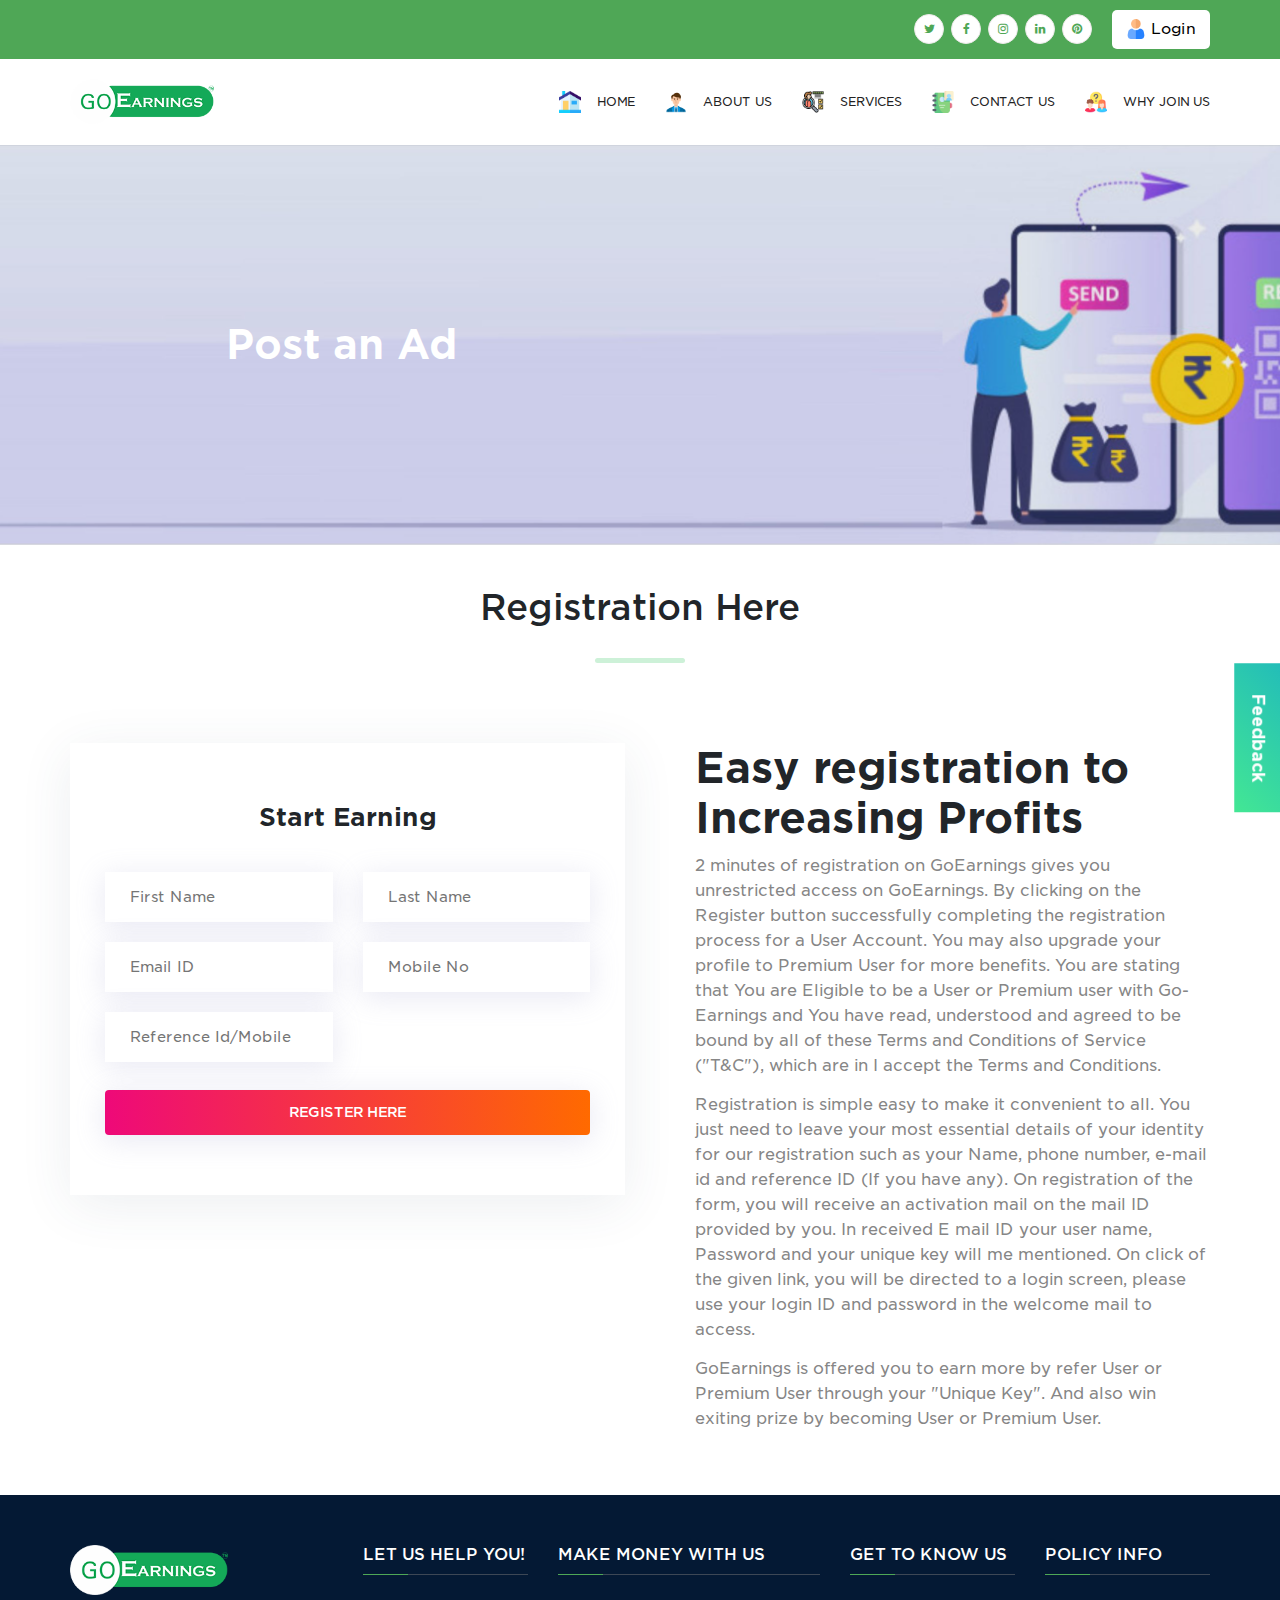
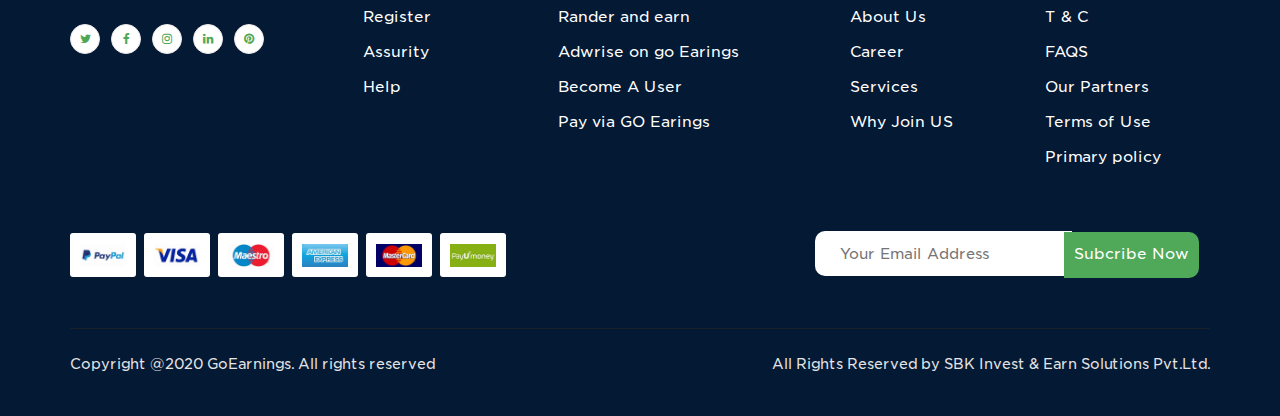
<file: register.html>
<html>
  <head>
    <title>GO Earnings</title>
    <!-- Latest compiled and minified CSS -->
    <meta charset="UTF-8" />
    <meta name="viewport" content="width=device-width, initial-scale=1.0" />
    <link rel="stylesheet" type="text/css" href="css/style.css" />
    <link rel="stylesheet" type="text/css" href="fonts/fonts.css" />
    <link rel="stylesheet" type="text/css" href="css/header.css" />
    <link rel="stylesheet" type="text/css" href="css/responsive.css" />
    <link rel="stylesheet" type="text/css" href="css/owl.carousel.min.css" />
    <link
      rel="stylesheet"
      href="https://cdnjs.cloudflare.com/ajax/libs/font-awesome/4.7.0/css/font-awesome.min.css"
    />
    <link rel="stylesheet" href="css/bootstrap.min.css" />
  </head>
  <body class="custom-font">
    <!-- top-header -->
    <div class="top-header">
      <div class="container">
        <div class="row">
          <div class="col-md-12">
            <div class="single-footer-widget">
              <ul class="social-links">
                <li>
                  <a target="_blank" href="#" class="twitter">
                    <i class="fa fa-twitter"></i>
                  </a>
                </li>

                <li>
                  <a target="_blank" href="#" class="facebook">
                    <i class="fa fa-facebook-f"></i>
                  </a>
                </li>

                <li>
                  <a target="_blank" href="#" class="instagram">
                    <i class="fa fa-instagram"></i>
                  </a>
                </li>

                <li>
                  <a target="_blank" href="#">
                    <i class="fa fa-linkedin"></i>
                  </a>
                </li>

                <li>
                  <a target="_blank" href="#">
                    <i class="fa fa-pinterest"></i>
                  </a>
                </li>
              </ul>
              <div class="login">
                <img src="img/ICON/user.png" />
                <a href="login.html">Login</a>
              </div>
            </div>
          </div>
        </div>
      </div>
    </div>
    <!--- Site Navigation Start --->
    <header class="navigtaion">
      <div class="container">
        <div class="mani-navigation">
          <nav id="cssmenu">
            <div class="site-logo">
              <a href="index.html">
                <img src="./img/logoe.png" />
              </a>
            </div>
            <div id="head-mobile"></div>
            <div class="button"></div>
            <ul>
              <li class="has-sub">
                <span class="submenu-button"></span
                ><img src="img/ICON/home.png" />
                <a href="index.html">HOME</a>
              </li>

              <li class="has-sub">
                <span class="submenu-button"></span
                ><img src="img/ICON/person.png" />
                <a href="about-us.html">ABOUT US</a>
              </li>

              <li>
                <img src="img/ICON/assessment.png" />
                <a href="services.html">SERVICES</a>
              </li>

              <li>
                <img src="img/ICON/book.png" />
                <a href="contact-us.html">CONTACT US</a>
              </li>

              <li>
                <img src="img/ICON/question.png" />
                <a href="Join-us.html">WHY JOIN US</a>
              </li>
              <!-- <div class="search">
                  <input type="text" placeholder="serach" />
                </div> -->
            </ul>
          </nav>
        </div>
      </div>
    </header>
    <!-- end-header -->
    <!-- banner-area -->
    <section class="about">
      <div class="about-pic">
        <img src="img/postes.jpg" />
        <h2>Post an Ad</h2>
      </div>
    </section>

    <section>
      <div class="container">
        <div class="section-title ad-class">
          <h2>Registration Here</h2>
          <div class="bar"></div>
        </div>
        <div class="row">
          <div class="col-md-6">
            <div class="main">
              <h4>Start Earning</h4>
              <div class="row">
                <div class="col-lg-6 col-md-6">
                  <div class="contact-form">
                    <input
                      type="text"
                      name="your-name"
                      placeholder="First Name"
                    />
                  </div>
                </div>

                <div class="col-lg-6 col-md-6">
                  <div class="contact-form">
                    <input
                      type="text"
                      name="your-subject"
                      placeholder="Last Name"
                    />
                  </div>
                </div>

                <div class="col-lg-6 col-md-6">
                  <div class="contact-form">
                    <input
                      type="email"
                      name="your-email"
                      placeholder="Email ID"
                    />
                  </div>
                </div>

                <div class="col-lg-6 col-md-6">
                  <div class="contact-form">
                    <input type="number" placeholder="Mobile No" />
                  </div>
                </div>

                <div class="col-lg-6 col-md-6">
                  <div class="contact-form">
                    <input type="number" placeholder="Reference Id/Mobile No" />
                  </div>
                </div>

                <div class="col-lg-12 col-md-12">
                  <div class="contact-form">
                    <button type="submit" class="btn btn-primary">
                      Register Here
                    </button>
                  </div>
                </div>
              </div>
            </div>
          </div>

          <div class="col-md-6">
            <div class="rig-content">
              <h2>Easy registration to Increasing Profits</h2>

              <p>
                2 minutes of registration on GoEarnings gives you unrestricted
                access on GoEarnings. By clicking on the Register button
                successfully completing the registration process for a User
                Account. You may also upgrade your profile to Premium User for
                more benefits. You are stating that You are Eligible to be a
                User or Premium user with Go-Earnings and You have read,
                understood and agreed to be bound by all of these Terms and
                Conditions of Service ("T&C"), which are in I accept the Terms
                and Conditions.
              </p>

              <p>
                Registration is simple easy to make it convenient to all. You
                just need to leave your most essential details of your identity
                for our registration such as your Name, phone number, e-mail id
                and reference ID (If you have any). On registration of the form,
                you will receive an activation mail on the mail ID provided by
                you. In received E mail ID your user name, Password and your
                unique key will me mentioned. On click of the given link, you
                will be directed to a login screen, please use your login ID and
                password in the welcome mail to access.
              </p>
              <p>
                GoEarnings is offered you to earn more by refer User or Premium
                User through your "Unique Key". And also win exiting prize by
                becoming User or Premium User.
              </p>
            </div>
          </div>
        </div>
      </div>
    </section>
    <footer>
      <div class="container">
        <div class="row">
          <div class="col-sm-4 col-md-3 col-xs-12 footer-column">
            <div class="footer-logo">
              <img src="./img/logoe.png" />
              <div class="single-footer-widget left-side">
                <ul class="social-links">
                  <li>
                    <a target="_blank" href="#" class="twitter">
                      <i class="fa fa-twitter"> </i>
                    </a>
                  </li>

                  <li>
                    <a target="_blank" href="#" class="facebook">
                      <i class="fa fa-facebook-f"></i
                    ></a>
                  </li>

                  <li>
                    <a target="_blank" href="#" class="instagram">
                      <i class="fa fa-instagram"></i
                    ></a>
                  </li>

                  <li>
                    <a target="_blank" href="#">
                      <i class="fa fa-linkedin"></i
                    ></a>
                  </li>

                  <li>
                    <a target="_blank" href="#">
                      <i class="fa fa-pinterest"></i
                    ></a>
                  </li>
                </ul>
              </div>
            </div>
          </div>
          <div class="col-sm-4 col-md-2 col-xs-6 footer-column">
            <div class="listing">
              <h3>LET US HELP YOU!</h3>
              <ul>
                <li><a href="#">Register</a></li>
                <li><a href="#">Assurity</a></li>
                <li><a href="#">Help</a></li>
              </ul>
            </div>
          </div>

          <div class="col-sm-4 col-md-3 col-xs-6 footer-column">
            <div class="listing">
              <h3>MAKE MONEY WITH US</h3>
              <ul>
                <li><a href="#">Rander and earn</a></li>
                <li><a href="#">Adwrise on go Earings</a></li>
                <li><a href="#">Become A User</a></li>
                <li><a href="#">Pay via GO Earings</a></li>
              </ul>
            </div>
          </div>

          <div class="col-sm-4 col-md-2 col-xs-6 footer-column">
            <div class="listing">
              <h3>GET TO KNOW US</h3>
              <ul>
                <li><a href="#">About Us</a></li>
                <li><a href="#">Career</a></li>
                <li><a href="#">Services</a></li>
                <li><a href="#">Why Join US</a></li>
              </ul>
            </div>
          </div>

          <div class="col-sm-4 col-md-2 col-xs-6 footer-column">
            <div class="listing">
              <h3>POLICY INFO</h3>
              <ul>
                <li><a href="#">T &amp; C</a></li>
                <li><a href="#">FAQS</a></li>
                <li><a href="#">Our Partners</a></li>
                <li><a href="#">Terms of Use</a></li>
                <li><a href="#">Primary policy</a></li>
              </ul>
            </div>
          </div>
        </div>
        <div class="row">
          <div class="col-md-12">
            <div class="feedop">
              <div class="pay">
                <ul>
                  <li><img src="img/ICON/paypal.jpg" /></li>
                  <li><img src="img/ICON/visa.jpg" /></li>
                  <li><img src="img/ICON/mastero.jpg" /></li>
                  <li><img src="img/ICON/american-express.jpg" /></li>
                  <li><img src="img/ICON/master-card.jpg" /></li>
                  <li><img src="img/ICON/payumoney.jpg" /></li>
                </ul>
              </div>

              <!-- <div class="pay">
                              <ul>
                                <li><img src="img/ICON/google-play.png" /></li>
                                <li><img src="img/ICON/ios-store.png" /></li>
                              </ul>
                            </div> -->
              <div class="subscribe">
                <input type="text" placeholder="Your Email Address" />
                <button>Subcribe Now</button>
              </div>
            </div>
          </div>
        </div>

        <div class="copyright-area">
          <p>
            Copyright @2020 <a href="index.html">GoEarnings</a>. All rights
            reserved
          </p>
          <p>All Rights Reserved by SBK Invest & Earn Solutions Pvt.Ltd.</p>
        </div>
      </div>
    </footer>
    <a href="feedback.html" class="feedback">Feedback</a>
    <!-- jQuery library -->
    <script src="js/jquery.min.js"></script>
    <script src="js/bootstrap.min.js"></script>
    <script src="js/script.js"></script>
    <script src="js/owl.carousel.js"></script>
    <script src="js/popper.min.js"></script>

    <script>
      $(".product-main").owlCarousel({
        stagePadding: 50,
        loop: true,
        margin: 30,
        dots: false,
        autoplay: false,
        navText: [
          '<i class="fa fa-chevron-left"></i>',
          '<i class="fa fa-chevron-right"></i>',
        ],
        nav: true,
        responsive: {
          0: {
            items: 2,
          },
          600: {
            items: 2,
          },
          1000: {
            items: 3,
          },
        },
      });
    </script>

    <script>
      $(document).ready(function () {
        $(".brand").owlCarousel({
          loop: true,
          margin: 10,
          autoplay: true,
          nav: true,
          dots: false,
          autoplayTimeout: 2000,
          responsiveClass: true,
          responsive: {
            0: {
              items: 2,
              nav: false,
            },
            600: {
              items: 3,
              nav: false,
            },
            1000: {
              items: 6,
              nav: true,
              margin: 20,
            },
          },
        });
      });
    </script>
  </body>
</html>
</file>
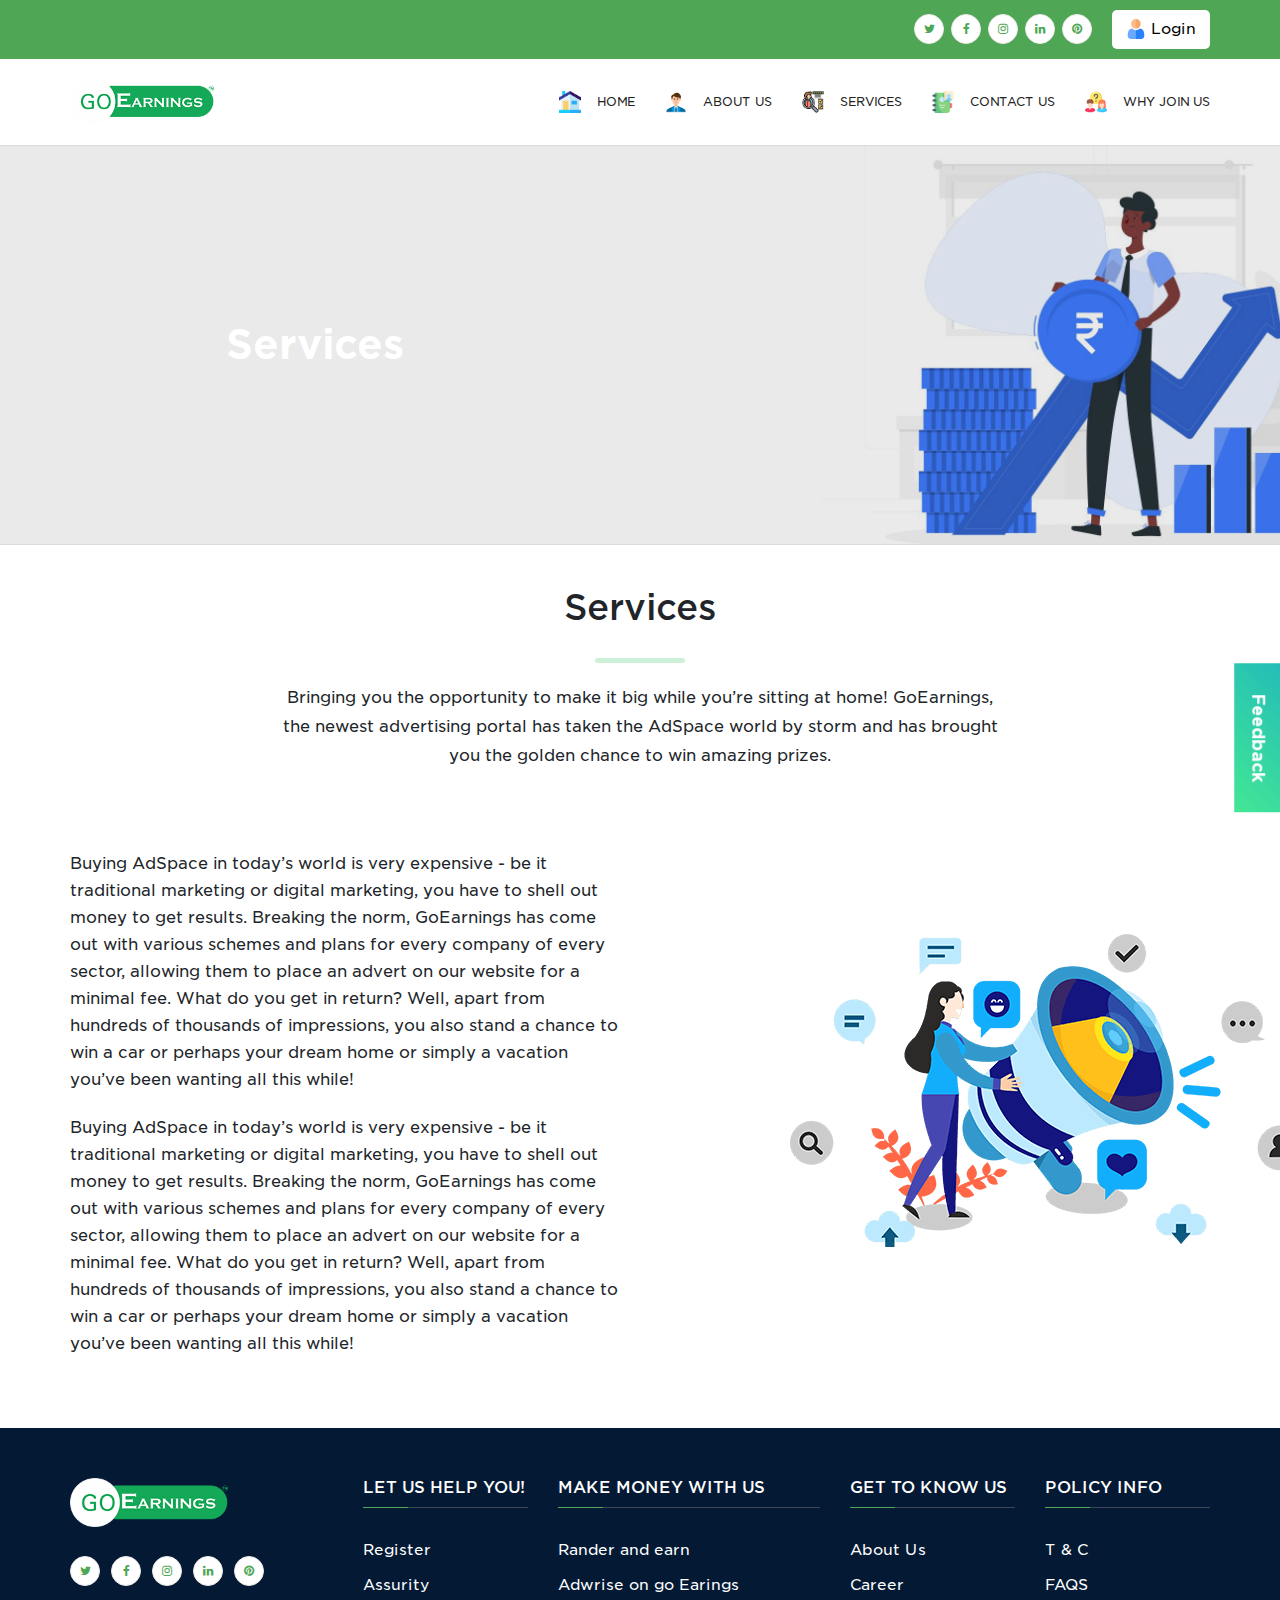
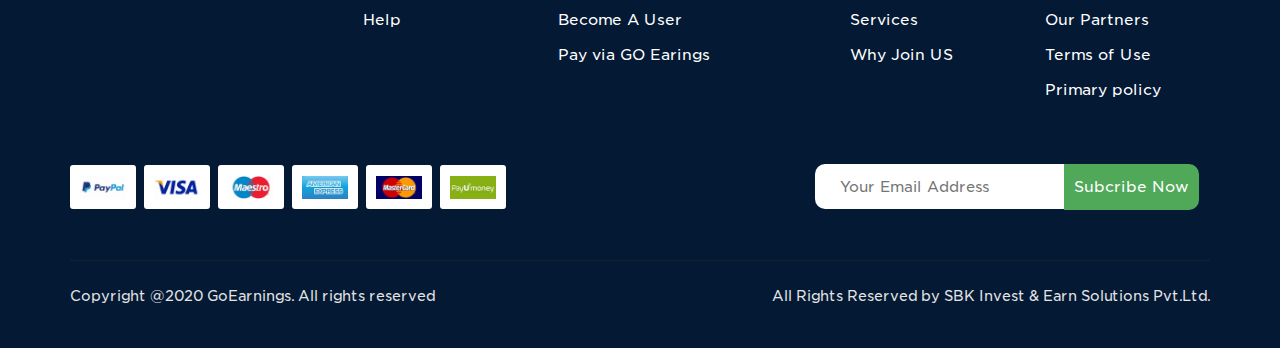
<file: services.html>
<html>
  <head>
    <title>GO Earnings</title>
    <!-- Latest compiled and minified CSS -->
    <meta charset="UTF-8" />
    <meta name="viewport" content="width=device-width, initial-scale=1.0" />
    <link rel="stylesheet" type="text/css" href="css/style.css" />
    <link rel="stylesheet" type="text/css" href="fonts/fonts.css" />
    <link rel="stylesheet" type="text/css" href="css/header.css" />
    <link rel="stylesheet" type="text/css" href="css/responsive.css" />
    <link rel="stylesheet" type="text/css" href="css/owl.carousel.min.css" />
    <link
      rel="stylesheet"
      href="https://cdnjs.cloudflare.com/ajax/libs/font-awesome/4.7.0/css/font-awesome.min.css"
    />
    <link rel="stylesheet" href="css/bootstrap.min.css" />
  </head>
  <body class="custom-font">
    <!-- top-header -->
    <div class="top-header">
      <div class="container">
        <div class="row">
          <div class="col-md-12">
            <div class="single-footer-widget">
              <ul class="social-links">
                <li>
                  <a target="_blank" href="#" class="twitter">
                    <i class="fa fa-twitter"></i>
                  </a>
                </li>

                <li>
                  <a target="_blank" href="#" class="facebook">
                    <i class="fa fa-facebook-f"></i>
                  </a>
                </li>

                <li>
                  <a target="_blank" href="#" class="instagram">
                    <i class="fa fa-instagram"></i>
                  </a>
                </li>

                <li>
                  <a target="_blank" href="#">
                    <i class="fa fa-linkedin"></i>
                  </a>
                </li>

                <li>
                  <a target="_blank" href="#">
                    <i class="fa fa-pinterest"></i>
                  </a>
                </li>
              </ul>
              <div class="login">
                <img src="img/ICON/user.png" />
                <a href="login.html">Login</a>
              </div>
            </div>
          </div>
        </div>
      </div>
    </div>
    <!--- Site Navigation Start --->
    <header class="navigtaion">
      <div class="container">
        <div class="mani-navigation">
          <nav id="cssmenu">
            <div class="site-logo">
              <a href="index.html">
                <img src="./img/logoe.png" />
              </a>
            </div>
            <div id="head-mobile"></div>
            <div class="button"></div>
            <ul>
              <li class="has-sub">
                <span class="submenu-button"></span
                ><img src="img/ICON/home.png" />
                <a href="index.html">HOME</a>
              </li>

              <li class="has-sub">
                <span class="submenu-button"></span
                ><img src="img/ICON/person.png" />
                <a href="about-us.html">ABOUT US</a>
              </li>

              <li>
                <img src="img/ICON/assessment.png" />
                <a href="services.html">SERVICES</a>
              </li>

              <li>
                <img src="img/ICON/book.png" />
                <a href="contact-us.html">CONTACT US</a>
              </li>

              <li>
                <img src="img/ICON/question.png" />
                <a href="Join-us.html">WHY JOIN US</a>
              </li>
              <!-- <div class="search">
                  <input type="text" placeholder="serach" />
                </div> -->
            </ul>
          </nav>
        </div>
      </div>
    </header>
    <!-- end-header -->
    <!-- banner-area -->
    <section class="about">
      <div class="about-pic">
        <img src="img/services.jpg" />
        <h2>Services</h2>
      </div>
    </section>

    <section>
      <div class="container">
        <div class="section-title add-cl">
          <h2>Services</h2>
          <div class="bar"></div>
          <p>
            Bringing you the opportunity to make it big while you’re sitting at
            home! GoEarnings, the newest advertising portal has taken the
            AdSpace world by storm and has brought you the golden chance to win
            amazing prizes.
          </p>
        </div>

        <div class="row">
          <div class="col-md-6">
            <div class="services-bg">
              <p>
                Buying AdSpace in today’s world is very expensive - be it
                traditional marketing or digital marketing, you have to shell
                out money to get results. Breaking the norm, GoEarnings has come
                out with various schemes and plans for every company of every
                sector, allowing them to place an advert on our website for a
                minimal fee. What do you get in return? Well, apart from
                hundreds of thousands of impressions, you also stand a chance to
                win a car or perhaps your dream home or simply a vacation you’ve
                been wanting all this while!
              </p>

              <p>
                Buying AdSpace in today’s world is very expensive - be it
                traditional marketing or digital marketing, you have to shell
                out money to get results. Breaking the norm, GoEarnings has come
                out with various schemes and plans for every company of every
                sector, allowing them to place an advert on our website for a
                minimal fee. What do you get in return? Well, apart from
                hundreds of thousands of impressions, you also stand a chance to
                win a car or perhaps your dream home or simply a vacation you’ve
                been wanting all this while!
              </p>
            </div>
          </div>
          <div class="col-md-6">
            <div class="services-co"></div>
          </div>
        </div>
      </div>
    </section>
    <footer>
      <div class="container">
        <div class="row">
          <div class="col-sm-4 col-md-3 col-xs-12 footer-column">
            <div class="footer-logo">
              <img src="./img/logoe.png" />
              <div class="single-footer-widget left-side">
                <ul class="social-links">
                  <li>
                    <a target="_blank" href="#" class="twitter">
                      <i class="fa fa-twitter"> </i>
                    </a>
                  </li>

                  <li>
                    <a target="_blank" href="#" class="facebook">
                      <i class="fa fa-facebook-f"></i
                    ></a>
                  </li>

                  <li>
                    <a target="_blank" href="#" class="instagram">
                      <i class="fa fa-instagram"></i
                    ></a>
                  </li>

                  <li>
                    <a target="_blank" href="#">
                      <i class="fa fa-linkedin"></i
                    ></a>
                  </li>

                  <li>
                    <a target="_blank" href="#">
                      <i class="fa fa-pinterest"></i
                    ></a>
                  </li>
                </ul>
              </div>
            </div>
          </div>
          <div class="col-sm-4 col-md-2 col-xs-6 footer-column">
            <div class="listing">
              <h3>LET US HELP YOU!</h3>
              <ul>
                <li><a href="#">Register</a></li>
                <li><a href="#">Assurity</a></li>
                <li><a href="#">Help</a></li>
              </ul>
            </div>
          </div>

          <div class="col-sm-4 col-md-3 col-xs-6 footer-column">
            <div class="listing">
              <h3>MAKE MONEY WITH US</h3>
              <ul>
                <li><a href="#">Rander and earn</a></li>
                <li><a href="#">Adwrise on go Earings</a></li>
                <li><a href="#">Become A User</a></li>
                <li><a href="#">Pay via GO Earings</a></li>
              </ul>
            </div>
          </div>

          <div class="col-sm-4 col-md-2 col-xs-6 footer-column">
            <div class="listing">
              <h3>GET TO KNOW US</h3>
              <ul>
                <li><a href="#">About Us</a></li>
                <li><a href="#">Career</a></li>
                <li><a href="#">Services</a></li>
                <li><a href="#">Why Join US</a></li>
              </ul>
            </div>
          </div>

          <div class="col-sm-4 col-md-2 col-xs-6 footer-column">
            <div class="listing">
              <h3>POLICY INFO</h3>
              <ul>
                <li><a href="#">T &amp; C</a></li>
                <li><a href="#">FAQS</a></li>
                <li><a href="#">Our Partners</a></li>
                <li><a href="#">Terms of Use</a></li>
                <li><a href="#">Primary policy</a></li>
              </ul>
            </div>
          </div>
        </div>
        <div class="row">
          <div class="col-md-12">
            <div class="feedop">
              <div class="pay">
                <ul>
                  <li><img src="img/ICON/paypal.jpg" /></li>
                  <li><img src="img/ICON/visa.jpg" /></li>
                  <li><img src="img/ICON/mastero.jpg" /></li>
                  <li><img src="img/ICON/american-express.jpg" /></li>
                  <li><img src="img/ICON/master-card.jpg" /></li>
                  <li><img src="img/ICON/payumoney.jpg" /></li>
                </ul>
              </div>

              <!-- <div class="pay">
                              <ul>
                                <li><img src="img/ICON/google-play.png" /></li>
                                <li><img src="img/ICON/ios-store.png" /></li>
                              </ul>
                            </div> -->
              <div class="subscribe">
                <input type="text" placeholder="Your Email Address" />
                <button>Subcribe Now</button>
              </div>
            </div>
          </div>
        </div>

        <div class="copyright-area">
          <p>
            Copyright @2020 <a href="index.html">GoEarnings</a>. All rights
            reserved
          </p>
          <p>All Rights Reserved by SBK Invest & Earn Solutions Pvt.Ltd.</p>
        </div>
      </div>
    </footer>
    <a href="feedback.html" class="feedback">Feedback</a>
    <!-- jQuery library -->
    <script src="js/jquery.min.js"></script>
    <script src="js/bootstrap.min.js"></script>
    <script src="js/script.js"></script>
    <script src="js/owl.carousel.js"></script>
    <script src="js/popper.min.js"></script>

    <script>
      $(".product-main").owlCarousel({
        stagePadding: 50,
        loop: true,
        margin: 30,
        dots: false,
        autoplay: false,
        navText: [
          '<i class="fa fa-chevron-left"></i>',
          '<i class="fa fa-chevron-right"></i>',
        ],
        nav: true,
        responsive: {
          0: {
            items: 2,
          },
          600: {
            items: 2,
          },
          1000: {
            items: 3,
          },
        },
      });
    </script>

    <script>
      $(document).ready(function () {
        $(".brand").owlCarousel({
          loop: true,
          margin: 10,
          autoplay: true,
          nav: true,
          dots: false,
          autoplayTimeout: 2000,
          responsiveClass: true,
          responsive: {
            0: {
              items: 2,
              nav: false,
            },
            600: {
              items: 3,
              nav: false,
            },
            1000: {
              items: 6,
              nav: true,
              margin: 20,
            },
          },
        });
      });
    </script>
  </body>
</html>
</file>
<file: css/style.css>
* {
  outline: none;
}

* {
  -webkit-box-sizing: border-box;
  -moz-box-sizing: border-box;

  box-sizing: border-box;

  outline: none;
}
a {
  text-decoration: none !important;
  font-family: "GothamSSm";
}

body {
  font-family: "GothamSSm" !important;
}
********************************************************************************
  GENERAL
  STYLING
  ****************************************************************************
  a {
  font-family: "GothamSSm";
}
/* a:hover {
  text-decoration: none;
  color: #104090;
  font-family: "GothamSSm";
} */

p {
  font-family: "GothamSSm";
}
/* list */
ul,
ol {
  margin: 0;
  padding: 0;
  list-style-type: none;
}
li {
  margin: 0;
  padding: 0;
  font-size: 16px;
  line-height: 24px;
  font-family: "GothamSSm";
}

section {
  width: 100%;
  padding: 50px 0px;
}
/* headings */

h1 {
  font-family: "GothamSSm";
  font-size: 42px !important;
}

h2 {
  font-family: "GothamSSm";
  font-size: 42px !important;
}

h3 {
  font-family: "GothamSSm";
}
h4 {
  font-family: "GothamSSm";
}
h5 {
  font-family: "GothamSSm";
}
h6 {
  font-family: "GothamSSm";
}

/* reset webkit search input styles */
input[type="search"] {
  -webkit-appearance: none;
  outline: none;
}
input[type="search"]::-webkit-search-decoration,
input[type="search"]::-webkit-search-cancel-button {
  display: none;
}
.clear-fix {
  height: 0;
  line-height: 0;
  content: ".";
  border: none;
  font-size: 0px;
  clear: both;
}
.f-left {
  float: left;
}
.f-right {
  float: right;
}

/************************************************************************************
STRUCTURE
*************************************************************************************/
/* top header 1 */
.info-top lebel {
  font-size: 14px;
  color: #666666;
}
.info-top lebel a {
  color: #666666;
}
.info-top ul {
  margin-bottom: 0;
  display: flex;
  align-items: center;
}
.info-top ul li a {
  line-height: normal;
  color: #666666;
  font-size: 14px;
  font-weight: normal;
  transition: all 0.5s;
}
.info-top ul li {
  margin-right: 7px;
  line-height: normal;
}
.top-header1 {
  display: flex;
  align-items: center;
  justify-content: space-between;
  padding: 13px 0px;
  border-bottom: 1px solid #ccc;
}
.top-menu ul li a {
  color: #666666;
  margin-left: 20px;
  font-size: 14px;
  font-weight: normal;
  transition: all 0.5s;
}
.top-menu ul li a:hover,
.info-top ul li a:hover {
  color: #ba1a1a;
}
.top-menu ul {
  display: flex;
  margin-bottom: 0;
}
header.main-header1 {
  width: 100%;
  height: auto;
}

.search input {
  width: 70%;
  height: 50px;
  padding: 20px;
  border-radius: 24px;
  text-transform: capitalize;
}

.search {
  width: 100%;
  text-align: right;
}

section.banner img {
  width: 100%;

  object-fit: fill;
  position: relative;
}

.content {
  position: absolute;
  top: 50%;
  left: 15%;
  transform: translate(10px, -50%);
}

section.banner {
  padding: 0px;
  position: relative;
}
.content h2 {
  font-size: 40px !important;
  color: #000;
}

.content p {
  font-size: 30px;
  color: #000;
  width: 500px;
}

.icon {
  text-align: center;
  position: relative;
}

.icon img {
  width: 40%;
  display: inherit;
  text-align: center;
  margin: 0 auto;
}

.icon.remove:before {
  display: none;
}

.icon a {
  background-color: #dfe6f1;
  box-shadow: 0px 20px 50px 0px rgba(1, 1, 64, 0.08);
  color: #000;
  padding: 13px 40px;
  border-radius: 100px;
  margin: 9px 0px;
  display: inline-block;
}

/* .icon:before {
  content: "";
  position: absolute;
  right: 0;
  width: 4px;
  height: 120px;
  background: #707070;
  top: 50px;
} */

/* .perha {
  box-shadow: rgba(0, 0, 0);
  box-shadow: 0px 17px 30px 0px rgba(38, 59, 94, 0.1);
  background: #fff;
  border-radius: 10px;
  padding: 9px;
} */

.content-erea:hover {
  -webkit-transform: translateY(-10px);
  transform: translateY(-10px);
}

.content-erea {
  text-align: center;
  /* margin-bottom: 80px; */
  border-radius: 10px;
  background-color: #fff;
  background-image: url(../img/ICON/cards-bg.png);
  background-repeat: no-repeat;
  background-position: center;
  background-size: cover;
  -webkit-box-shadow: 0 20px 40px 0 rgba(0, 0, 0, 0.11);
  box-shadow: 0 5px 27px 0 rgba(0, 0, 0, 0.11);
  border: none;
  padding: 40px 20px;
  margin-bottom: 30px !important;
  height: calc(100% - 28px);
  transition: 0.5s;
  cursor: pointer;
}
.content-erea img {
  /* width: 15%; */
  /* padding-bottom: 10px; */
  /* background: #dfe6f1; */
  width: 60px;
  height: 60px;
  border-radius: 100px;
  /* object-fit: contain; */
  /* padding: 12px; */
}
.perha h4 {
  font-size: 20px;
  margin: 15px;
}

.perha p {
  font-size: 18px;
  color: #808080;
}

section.categor h2 {
  text-align: center;
  padding-bottom: 60px;
  font-size: 40px !important;
  color: #8f8f8e;
}

.more a {
  background: red;
  padding: 12px 25px;
  color: #fff;
  font-size: 18px;
  border-radius: 19px;
  line-height: 26px;
}

.more {
  display: flex;
  align-items: center;
  justify-content: center;
  width: 100%;
  height: 100%;
}

footer {
  background: #041934;
  padding: 50px 0px 0px;
  color: #fff;
}

.listing h3 {
  font-size: 16px;
  margin: 0;
  padding-bottom: 10px;
  position: relative;
  border-bottom: 1px solid #7979797d;
  margin-bottom: 25px;
}

.listing h3:before {
  content: "";
  content: "";
  position: absolute;
  bottom: -1px;
  left: 0;
  height: 1.2px;
  width: 45px;
  background: #4fa756;
}

.listing ul li a {
  color: #fff;
  font-size: 15px;
  line-height: 35px;
}

.listing ul li a:hover {
  color: #50a959;
  transition: 0.5s;
}

.about-pic img {
  width: 100%;
  height: 400px;
  object-fit: cover;
  position: relative;
}

section.about {
  padding: 0px;
}

.about-pic {
  position: relative;
}
.about-pic:before {
  content: "";
  position: absolute;
  top: 0px;
  left: 0px;
  width: 100%;
  height: 100%;
  background: #00000014;
  z-index: 99;
}

.about-pic h2 {
  position: absolute;
  top: 50%;
  left: 0;
  transform: translate(226px, -50%);
  color: #fff;
  z-index: 999;
  font-size: 40px !important;
  font-weight: bold;
}

.perhas {
  margin: 150px 0px;
}

.perhas p {
  font-size: 18px;
  line-height: 27px;
  color: #000;
  margin-bottom: 32px;
}

.slde-icon img {
  width: 100%;
}

section.banner .owl-dot {
  border: none;
  width: 15px;
  height: 15px;
  border-radius: 100px;
  background: none;
  border: solid 1px #ccc;
  margin-right: 10px;
}

section.banner .owl-dot {
  border: none;
  width: 15px;
  height: 15px;
  border-radius: 100px;
  background: none;
  border: solid 1px #ccc;
  margin-right: 10px;
}

section.banner .owl-dots {
  position: absolute;
  bottom: 50px;
  left: 50%;
}
section.banner .owl-dot.active {
  background: #ccc;
}

section.banner .owl-dot:focus {
  outline: none;
}

.single-footer-widget .social-links li {
  margin-right: 2px;
  display: inline-block;
}

.single-footer-widget .social-links {
  padding-left: 0 !important;
  list-style-type: none !important;
  margin-bottom: 0 !important;
}

.single-footer-widget .social-links li a {
  width: 30px;
  text-align: center;
  line-height: 29px;
  height: 30px;
  border: 1px solid #ece9e9;
  border-radius: 50%;
  display: inline-block;
  font-size: 12px;
  background-color: #fff;
  display: flex;
  align-items: center;
  justify-content: center;
  color: #4fa756;
  transition: 0.5s;
}

.single-footer-widget .social-links li a:hover {
  background: #000;
  color: #fff;
}

.top-header {
  background: #4fa756;
  padding: 10px;
}

.single-footer-widget {
  display: flex;
  align-items: center;
  justify-content: flex-end;
}

.single-footer-widget .login a {
  color: #000;
}

.single-footer-widget .login {
  background: #fff;
  padding: 8px 14px;
  font-size: 15px;
  border-radius: 5px;
  display: flex;
  align-items: center;
  justify-content: center;
}

.single-footer-widget .login {
  margin-left: 18px;
}

.login img {
  width: 20px;
  margin-right: 5px;
}

.footer-logo img {
  width: 60%;
}

.single-footer-widget.left-side ul li {
  margin-right: 6px;
}

.single-footer-widget.left-side {
  justify-content: left;
  padding-top: 29px;
}

.copyright-area {
  border-top: 1px solid #192129;
  /* text-align: center; */
  margin-top: 50px;
  padding-top: 25px;
  padding-bottom: 25px;
  display: flex;
  align-items: center;
  justify-content: space-between;
}
.copyright-area p {
  font-size: 14px;
  color: #e4e4e4;
}

.copyright-area p a {
  display: inline-block;
  color: #e4e4e4;
  font-weight: 400;
}

.featured-boxes-inner {
  background-color: #ffffff;
  border-radius: 5px;
  -webkit-box-shadow: 0px 15px 30px rgba(0, 0, 0, 0.1);
  box-shadow: 0px 15px 30px rgba(0, 0, 0, 0.1);
}

.single-featured-box {
  text-align: center;
  position: relative;
  padding: 115px 25px 40px 25px;
  overflow: hidden;
}

.single-featured-box .icon {
  -webkit-transition: 0.4s;
  transition: 0.4s;
  position: absolute;
  top: 40px;
  left: 50%;
  -webkit-transform: translate(-50%, 0);
  transform: translate(-50%, 0);
  margin-top: -12px;
}

.single-featured-box a {
  -webkit-transition: 0.4s;
  transition: 0.4s;
  margin-bottom: 0;
  font-size: 20px;
  color: #000;
  font-size: 18px;
}

.single-featured-box .read-more-btn {
  -webkit-background-clip: text !important;
  -webkit-text-fill-color: transparent;
  display: inline-block;
  position: absolute;
  bottom: 0;
  left: 50%;
  -webkit-transform: translateX(-50%);
  transform: translateX(-50%);
  opacity: 0;
  visibility: hidden;
  -webkit-transition: 0.6;
  transition: 0.6;
  font-size: 16px;
  font-weight: 400;
}

.single-featured-box .read-more-btn::before {
  content: "";
  position: absolute;
  left: 0;
  bottom: 1px;
  width: 0;
  -webkit-transition: 0.5s;
  transition: 0.5s;
  height: 1px;
}

.single-featured-box .icon {
  -webkit-transition: 0.4s;
  transition: 0.4s;
  position: absolute;
  top: 40px;
  left: 50%;
  -webkit-transform: translate(-50%, 0);
  transform: translate(-50%, 0);
  margin-top: -12px;
}

.single-featured-box:hover .icon {
  top: 23px;
  -webkit-animation: iconTop 0.4s ease-in-out;
  animation: iconTop 0.4s ease-in-out;
}

.single-featured-box .icon i::before {
  font-size: 55px;
}

.single-featured-box {
  text-align: center;
  position: relative;
  padding: 115px 25px 40px 25px;
  overflow: hidden;
}

.featured-boxes-inner .col-lg-3 {
  border-right: 1px solid #eeeeee;
}

.single-featured-box:hover a {
  -webkit-transform: translateY(-20px);
  transform: translateY(-20px);
}

.featured-boxes-inner .col-lg-4 {
  border-right: 1px solid #eeeeee;
}

.login-img img {
  width: 100%;
  height: 100vh;
}

.m-0 {
  margin: 0px;
}

.p-0 {
  padding: 0px;
}

section.logins {
  margin: 0;
  padding: 0;
}

.logins-img {
  height: 100%;
  width: 100%;
  background-image: url(../img/signin-img.jpg);
  background-position: center center;
  background-size: cover;
  background-repeat: no-repeat;
}

.login-content {
  height: 100%;
  display: flex;
  align-items: center;
  width: 100%;
  justify-content: center;
}

.posts:hover {
  -webkit-transform: translateY(-10px);
  transform: translateY(-10px);
}

.posts {
  margin: 0 auto;
  text-align: center;
  transition: 0.5s;
}

.posts img {
  width: 96% !important;
  cursor: pointer;
}

.section-title h2 {
  margin-bottom: 30px;
  font-size: 35px !important;
}

.section-title {
  text-align: center;
  max-width: 720px;
  margin-left: auto;
  margin-right: auto;
  margin-bottom: 80px;
  margin-top: -9px;
}

.section-title p {
  max-width: 500px;
  margin-left: auto;
  margin-right: auto;
  margin-bottom: 0;
  font-size: 16px;
  font-weight: normal;
}

.bar {
  height: 5px;
  width: 90px;
  background: #cdf1d8;
  margin: 15px auto 20px;
  position: relative;
  border-radius: 30px;
}

.bar::before {
  content: "";
  position: absolute;
  left: 0;
  top: -2.6px;
  height: 10px;
  width: 10px;
  border-radius: 50%;
  -webkit-animation-duration: 3s;
  animation-duration: 3s;
  -webkit-animation-timing-function: linear;
  animation-timing-function: linear;
  -webkit-animation-iteration-count: infinite;
  animation-iteration-count: infinite;
  -webkit-animation-name: MOVE-BG;
  animation-name: MOVE-BG;
}

.contact-info ul {
  padding-left: 0;
  margin-bottom: 0;
  list-style-type: none;
}

.contact-info ul li {
  position: relative;
  padding-left: 95px;
  margin-bottom: 35px;
  font-weight: 300;
  line-height: 1.7;
  cursor: pointer;
}

.contact-info ul li .icon {
  border: 1px dashed;
  width: 75px;
  height: 75px;
  border-radius: 50%;
  text-align: center;
  position: absolute;
  left: 0;
  top: 50%;
  -webkit-transform: translateY(-50%);
  transform: translateY(-50%);
  z-index: 1;
  -webkit-transition: 0.5s;
  transition: 0.5s;
  transition: 0.5s;
}

.contact-info ul li .icon::before {
  content: "";
  position: absolute;
  left: 0;
  right: 0;
  top: 0;
  bottom: 0;
  border-radius: 50%;
  margin: 5px;
  z-index: -1;
  -webkit-transition: 0.5s;
  transition: 0.5s;
  background: -webkit-gradient(
    linear,
    left top,
    right top,
    from(#ee0979),
    to(#ff6a00)
  );
  background: linear-gradient(90deg, #ee0979 0%, #ff6a00 100%);
}

.contact-info ul li .icon i {
  font-size: 30px;
  line-height: 75px;
  color: #ffffff;
}

.contact-info ul li .icon::after {
  content: "";
  position: absolute;
  left: 0;
  right: 0;
  top: 0;
  bottom: 0;
  border-radius: 50%;
  margin: 5px;
  z-index: -1;
  -webkit-transition: 0.5s;
  transition: 0.5s;
  opacity: 0;
  visibility: hidden;
  background: linear-gradient(135deg, #23bdb8 0%, #43e794 100%);
}

.contact-info ul li span {
  display: block;
  margin-bottom: 3px;
  color: #212529;
  font-weight: 600;
  font-size: 20px;
}

.contact-info ul li a {
  display: block;
  color: #57647c;
}

.contact-info ul li:hover .icon::after {
  opacity: 1;
  visibility: visible;
  background: linear-gradient(135deg, #23bdb8 0%, #43e794 100%);
}

.contact-form input {
  background-color: #ffffff;
  border: none;
  -webkit-box-shadow: 0px 5px 28.5px 1.5px rgba(149, 152, 200, 0.2) !important;
  box-shadow: 0px 5px 28.5px 1.5px rgba(149, 152, 200, 0.2) !important;
  height: 50px;
  font-size: 14.5px;
  width: 100%;
  padding: 0px 25px;
  margin-bottom: 20px;
}

.contact-form textarea {
  background-color: #ffffff;
  border: none;
  -webkit-box-shadow: 0px 5px 28.5px 1.5px rgba(149, 152, 200, 0.2) !important;
  box-shadow: 0px 5px 28.5px 1.5px rgba(149, 152, 200, 0.2) !important;
  height: 50px;
  font-size: 14.5px;
  width: 100%;
  padding: 15px 25px;
  margin-bottom: 20px;
  height: 120px;
  text-transform: capitalize;
  font-size: 15px;
  color: #6d6565;
}

.contact-form select {
  background-color: #ffffff;
  border: none;
  -webkit-box-shadow: 0px 5px 28.5px 1.5px rgba(149, 152, 200, 0.2) !important;
  box-shadow: 0px 5px 28.5px 1.5px rgba(149, 152, 200, 0.2) !important;
  height: 50px;
  font-size: 14.5px;
  width: 100%;
  padding: 15px 20px;
  margin-bottom: 20px;
  text-transform: capitalize;
  font-size: 15px;
  color: #6d6565;
}

.contact-form .btn {
  width: 100%;
  margin-top: 8px;
  -webkit-box-shadow: 0px 5px 28.5px 1.5px rgba(149, 152, 200, 0.2);
  box-shadow: 0px 5px 28.5px 1.5px rgba(149, 152, 200, 0.2);
  position: relative;
  background: linear-gradient(90deg, #ee0979 0%, #ff6a00 100%);
  font-weight: 500;
  border: none;
  padding: 14.5px 20px;
  text-transform: uppercase;
  font-size: 14px;
  line-height: initial;
  border-radius: 4px;
  -webkit-transition: 0.5s;
  transition: 0.5s;
  position: relative;
  z-index: 1;
}

.contact-form .btn:hover {
  background: linear-gradient(135deg, #23bdb8 0%, #43e794 100%);
}

.image img {
  width: 100%;
}

.about-perha p {
  margin-bottom: 20px;
  line-height: 26px;
  color: #6b6b6b;
}

.misssion-sec p {
  font-size: 16px;
  color: #656565;
  line-height: 26px;
}

.misssion-sec h4 {
  font-size: 20px;
  font-weight: bold;
  padding-bottom: 10px;
}
.misssion-sec {
  text-align: center;
  padding: 0px 30px;
  border-radius: 6px;
  padding: 20px;
  box-shadow: 0 0 15px rgba(0, 0, 0, 0.09);
  background: #fff;
}

.misssion-sec img {
  width: 50px;
  padding-bottom: 20px;
}

section.main-misson {
  background: #f7fafd;
}

section.core {
  background: #f6f4f8;
}

.single-features-box {
  margin-bottom: 30px;
  background-color: #ffffff;
  border-radius: 5px;
  -webkit-transition: 0.5s;
  transition: 0.5s;
  position: relative;
  z-index: 1;
  padding: 30px;
  text-align: center;
  height: calc(100% - 30px);
}

.single-features-box:hover {
  -webkit-transform: translateY(-10px);
  transform: translateY(-10px);
  transition: 0.5s;
  /* background: linear-gradient(90deg, #ee0979 0%, #ff6a00 100%); */
  background: linear-gradient(135deg, #23bdb8 0%, #43e794 100%);
}
.single-features-box:hover h3 {
  color: #ffffff !important;
}
.single-features-box:hover p {
  color: #ffffff;
}
.icons img {
  width: 36px;
}

.single-features-box .icons {
  width: 65px;
  height: 65px;
  text-align: center;
  line-height: 65px;
  background-color: rgba(231, 70, 69, 0.2);
  border-radius: 50%;
  -webkit-transition: 0.5s;
  transition: 0.5s;
  margin-bottom: 20px;
  margin-left: auto;
  margin-right: auto;
  display: flex;
  align-items: center;
  justify-content: center;
}

.single-features-box:hover .icons {
  -webkit-transform: rotate(360deg);
  transform: rotate(360deg);
  background-color: #ffffff;
}
.single-features-box h3 {
  margin-bottom: 0;
  -webkit-transition: 0.5s;
  transition: 0.5s;
  font-size: 18px;
}

.single-features-box p {
  font-size: 16px;
  -webkit-transition: 0.5s;
  transition: 0.5s;
  margin-top: 10px;
  margin-bottom: 0;
  color: #6b6b6b;
}

.services-bg p {
  font-size: 16px;
  line-height: 27px;
  padding-bottom: 21px;
  margin: 0;
}

.services-co {
  position: relative;
}

.services-co:before {
  content: "";
  position: absolute;
  width: 100%;
  height: 648px;
  background-image: url(../img/women.png);
  right: -121px;
  background-repeat: no-repeat;
  top: 60px;
}

.join-content p {
  font-size: 16px;
  line-height: 30px;
  color: #949494;
  font-weight: normal;
  padding-bottom: 30px;
  margin: 0;
}

.join-content h4 {
  font-size: 25px;
  margin: 0px;
  padding-bottom: 14px;
  line-height: 30px;
}

.main {
  padding: 59px 35px 60px 35px;
  background-color: #fff;
  box-shadow: 0 10px 50px 0 rgba(53, 82, 99, 0.09);
}

.main h4 {
  font-size: 25px;
  text-align: center;
  margin: 0;
  padding-bottom: 40px;
  text-transform: capitalize;
  font-weight: bold;
}

.rig-content p {
  font-size: 16px;
  margin: 0;
  padding-bottom: 14px;
  color: #868686;
  line-height: 25px;
}

.rig-content h4 {
  margin: 0px;
  font-size: 20px;
  padding-bottom: 6px;
}
.rig-content h2 {
  font-size: 42px !important;
  font-weight: bold;
  margin: 0;
  padding-bottom: 10px;
}

.rig-content {
  padding-left: 40px;
}

.rig-content ul li:before {
  content: "";
  position: absolute;
  top: 14px;
  left: 0;
  background: url(../img/ICON/right.svg);
  background-repeat: no-repeat;
  width: 10px;
  background-size: contain;
  height: 100%;
}

.rig-content ul li {
  font-size: 16px;
  line-height: 35px;
  margin: 0;
  padding: 0;
  position: relative;
  padding-left: 21px;
}

.flo {
  display: flex;
  align-items: center;
  justify-content: space-between;
}

.section-title.add-cl p {
  max-width: initial;
  line-height: 29px;
}
.pl-0 {
  padding-left: 0px;
}

.login-content {
  height: 100vh;
}
.d-table {
  width: 100%;
  height: 100%;
}
.d-table {
  display: table !important;
}

.d-table-cell {
  vertical-align: middle;
}

.d-table-cell {
  display: table-cell !important;
}

.login-content .login-form {
  text-align: center;
  max-width: 500px;
  margin-left: auto;
  margin-right: auto;
}

.login-content .login-form .logo {
  margin-bottom: 20px;
}

.login-content .login-form .logo a {
  display: inline-block;
}

.elementor img {
  height: auto;
  max-width: 100%;
  border: none;
  -webkit-border-radius: 0;
  border-radius: 0;
  -webkit-box-shadow: none;
  box-shadow: none;
}

.login-content .login-form h3 {
  margin-bottom: 0;
  font-size: 30px;
  font-weight: 600;
}

.login-content .login-form p {
  margin-top: 7px;
  margin-bottom: 0;
}

.login-content .login-form form .form-control {
  background-color: #eee;
  border-radius: 4px;
  background-color: #ffffff;
  border: none;
  -webkit-box-shadow: 0px 5px 28.5px 1.5px rgba(149, 152, 200, 0.2) !important;
  box-shadow: 0px 5px 28.5px 1.5px rgba(149, 152, 200, 0.2) !important;
  height: 50px;
  font-size: 14.5px;
  width: 100%;
  padding: 0px 25px;
  margin-bottom: 20px;
  margin: 25px 0px;
}

.login-content .login-form form .form-checkbox {
  text-align: left;
  font-size: 14px;
}

.login-content .login-form form .form-checkbox label {
  margin-bottom: 0;
}

.login-content .login-form form .check-class {
  margin-right: 10px;
  position: relative;
  top: 2px;
}

/* popup styles */
.popup {
  display: none;
  position: fixed;
  left: 0;
  right: 0;
  top: 0;
  bottom: 0;
  z-index: 10;
}
.popup-overlay {
  background: rgba(0, 0, 0, 0.9);
  position: fixed;
  left: 0;
  right: 0;
  top: 0;
  bottom: 0;
  width: 100%;
  height: 100%;
}
.popup-content {
  position: absolute;
  background: #fff;
  width: 640px;
  margin: -218px 0 0 -336px;
  left: 50%;
  top: 50%;
  z-index: 11;
  padding: 50px 70px;
  text-align: center;
}
.close-popup {
  display: inline-block;
  position: absolute;
  top: 6px;
  right: 6px;
  font-size: 25px;
  /* color: #fff; */
  /* background: #000; */
  width: 40px;
  height: 40px;
  border-radius: 100px;
  display: grid;
  place-items: center;
  line-height: 0px;
  background: linear-gradient(
    90deg,
    rgb(238, 9, 121) 0%,
    rgb(255, 106, 0) 100%
  );
  color: #fff !important;
  transition: 0.5s;
}

.close-popup:hover {
  background: linear-gradient(135deg, #23bdb8 0%, #43e794 100%);
}

.popup-content p {
  font-size: 16px;
  margin: 0;
  padding-bottom: 23px;
  color: #525252;
  padding: 0px 50px 23px;
}

/* Animations */

.scaleIn {
  animation: scaleIn 0.5s ease-in both;
  -webkit-animation: scaleIn 0.5s ease-in both;
}
@keyframes scaleIn {
  from {
    opacity: 0;
    transform: scale(0.5);
  }
}
@-webkit-keyframes scaleIn {
  from {
    opacity: 0;
    -webkit-transform: scale(0.5);
  }
}

.scaleOut {
  animation: scaleOut 0.5s ease-out both;
  -webkit-animation: scaleOut 0.5s ease-out both;
}
@keyframes scaleOut {
  to {
    opacity: 0;
    transform: scale(0.5);
  }
}
@-webkit-keyframes scaleOut {
  to {
    opacity: 0;
    -webkit-transform: scale(0.5);
  }
}

.popup-content p {
  font-size: 15px;
  margin: 0;
  padding-bottom: 23px;
}

.popup-content h2 {
  font-size: 30px !important;
  font-weight: bold;
  margin: 0;
  padding-bottom: 17px;
}

.single-footer-widget.left-side.pops {
  justify-content: center;
  padding: 0px 0px 23px;
}
.pay ul {
  display: flex;
  align-items: center;
  justify-content: left;
  margin: 0;
  padding: 0;
}

.pay ul li {
  margin-right: 8px;
  background: #fff;
  padding: 10px;
  border-radius: 3px;
}

.pay ul li img {
  height: 23px;
  cursor: pointer;
}

.feedop {
  display: flex;
  align-items: center;
  justify-content: space-between;
  padding-top: 40px;
}

.subscribe input {
  background-color: #ffffff;
  border: none;
  height: 45px;
  font-size: 14.5px;
  width: 65%;
  padding: 0px 25px;
  border-radius: 10px 0px 0px 10px;
}

.subscribe button {
  background: #50a959;
  border: none;
  height: 46px;
  margin-left: -13px;
  padding: 10px;
  color: #fff;
  font-size: 15px;
  border-radius: 0px 10px 10px 0px;
}

a.feedback {
  /* background: #fff; */
  position: fixed;
  right: -52px;
  z-index: 999;
  bottom: 140px;
  background: linear-gradient(135deg, #23bdb8 0%, #43e794 100%);
  color: #fff;
  transform: rotate(90deg);
  cursor: pointer;
  padding: 10px 30px;
  font-size: 17px;
  font-weight: bold;
}

.qustion span {
  margin: 0;
  margin-bottom: 26px;
  display: inherit;
}
.qustion h4 {
  font-size: 14px;
  color: #000;
  margin: 0;
  padding-bottom: 9px;
  font-weight: bold;
}

.qustion h2 {
  font-size: 16px !important;
  line-height: 26px;
  margin-bottom: 30px;
}

.qustion label {
  padding-left: 10px;
  padding-right: 10px;
}
</file>
<file: fonts/fonts.css>
@font-face {
    font-family: 'GothamSSm';
    src: url('GothamSSm-Medium.woff2') format('woff2'),
        url('GothamSSm-Medium.woff') format('woff');
    font-weight: 500;
    font-style: normal;
    font-display: swap;
}

@font-face {
    font-family: 'GothamSSm';
    src: url('GothamSSm-Bold.woff2') format('woff2'),
        url('GothamSSm-Bold.woff') format('woff');
    font-weight: bold;
    font-style: normal;
    font-display: swap;
}

@font-face {
    font-family: 'GothamSSm';
    src: url('GothamSSm-Book.woff2') format('woff2'),
        url('GothamSSm-Book.woff') format('woff');
    font-weight: normal;
    font-style: normal;
    font-display: swap;
}
</file>
<file: css/header.css>
#cssmenu ul {
  margin-bottom: 0;
}
#cssmenu ul ul li a:before {
  display: none;
}

#cssmenu ul li:last-child .fa {
  font-size: 25px;
  padding-right: 10px;
}

.site-logo a {
  color: #fff;
  display: flex;
  align-items: center;
}
/* Sticky Navigation Style */

.navigtaion.sticky,
.home .navigtaion.sticky {
  width: 100%;
  position: fixed;
  top: 0;
  -webkit-transition: all 0.4s ease;
  transition: all 0.4s ease;
  padding: 5px;
  background: #fff;
  z-index: 9999;
  box-shadow: 0px 0px 10px #0000004f;
}
.navigtaion.sticky .site-logo a img {
  width: 65%;
  -webkit-transition: all 0.4s ease;
  transition: all 0.4s ease;
}

/* Sticky Navigation End */

.home .navigtaion {
  position: absolute;
  z-index: 0;
  width: 100%;
  padding: 10px 0;
  background: transparent;
  z-index: 9999;
  -webkit-transition: all 0.4s ease;
}

.navigtaion {
  position: relative;
  -webkit-transition: all 0.4s ease;
}

.site-logo {
  position: relative;
  z-index: 123;
  color: #fff;
  float: left;
  padding: 0;
  width: 100%;
  max-width: 360px;
}

.site-logo img {
  width: 40%;
}
.site-logo a {
  color: #fff;
}
.site-logo a img {
  -webkit-transition: all 0.4s ease;
  transition: all 0.4s ease;
}
nav {
  position: relative;
  margin: 0 auto;
}

#cssmenu,
#cssmenu ul,
#cssmenu ul li,
#cssmenu ul li a,
#cssmenu #head-mobile {
  border: 0;
  list-style: none;
  line-height: 1;
  display: block;
  position: relative;
  -webkit-box-sizing: border-box;
  -moz-box-sizing: border-box;
  box-sizing: border-box;
}

#cssmenu:after,
#cssmenu > ul:after {
  content: ".";
  display: none;
  clear: both;
  visibility: hidden;
  line-height: 0;
  height: 0;
}
.logo-title h6 {
  color: #1c0b70;
  font-size: 16px;
  font-weight: bold;
  text-transform: uppercase;
  margin-top: 5px;
}
#cssmenu #head-mobile {
  display: none;
}

#cssmenu {
  width: 100%;
  z-index: 9;
  display: flex;
  align-items: center;
  justify-content: space-between;
}

.mani-navigation {
  display: flex;
  align-items: center;
  justify-content: space-between;
}

#cssmenu > ul > li {
  float: left;
  padding: 32px 0px 32px 30px;
  cursor: pointer;
  display: flex;
  align-items: center;
}

/* #cssmenu > ul > li:last-child {
  padding: 32px 0px 32px 0px !important;
} */

#cssmenu > ul > li:last-child {
  padding-right: 0px;
}

#cssmenu li.has-sub a {
  padding-right: 0;
}
#cssmenu li.donate {
  line-height: 17px;
  padding: 10px 0 10px 10px;
}
#cssmenu li.donate a {
  border: solid 2px #104090;
  color: #104090;
  padding: 10px 20px;
}
#cssmenu li.donate a:hover {
  border: solid 2px #2b3990;
  color: #fff;
  background: #2b3990;
}

#cssmenu > ul > li > img {
  width: 22px;
  margin-right: 16px;
}

#cssmenu > ul > li > a {
  text-decoration: none;
  color: #222222;
  font-size: 12px;
  line-height: 21px;
  padding-right: 0 !important;
  margin: 0px;
  font-weight: normal;
  text-transform: capitalize;
}

#cssmenu > ul > li:hover > a,
#cssmenu ul li.active a {
  color: #5ec1c5;
  -webkit-transition: all 0.3s ease-in-out;
  -moz-transition: all 0.3s ease-in-out;
  -o-transition: all 0.3s ease-in-out;
  -ms-transition: all 0.3s ease-in-out;
  transition: all 0.3s ease-in-out;
}

#cssmenu > ul > li:hover,
#cssmenu ul li.active:hover,
#cssmenu ul li.active,
#cssmenu ul li.has-sub.active:hover {
  color: #8a8a8e;
  -webkit-transition: all 0.3s ease-in-out;
  -moz-transition: all 0.3s ease-in-out;
  -o-transition: all 0.3s ease-in-out;
  -ms-transition: all 0.3s ease-in-out;
  transition: all 0.3s ease-in-out;
}

#cssmenu > ul > li.has-sub > a {
  padding-right: 10px;
}

#cssmenu > ul > li.has-sub > a:after {
  position: absolute;
  top: 29px;
  right: 7px;
  width: 8px;
  height: 2px;
  display: block;
  background: #111;
  content: "";
  display: none;
}
#cssmenu > ul > li.has-sub > a:hover:after {
  background: #104090;
}

#cssmenu > ul > li.has-sub > a:before {
  position: absolute;
  top: 26px;
  right: 10px;
  display: block;
  width: 2px;
  height: 8px;
  background: #111;
  content: "";
  -webkit-transition: all 0.25s ease;
  -ms-transition: all 0.25s ease;
  transition: all 0.25s ease;
  display: none;
}

#cssmenu > ul > li.has-sub:hover > a:before {
  top: 28px;
  height: 0;
}

#cssmenu ul ul {
  position: absolute;
  width: 280px;
  top: 150px;
  display: block;
}
#cssmenu ul li ul {
  opacity: 0;
  visibility: hidden;
  -webkit-transition: all 0.5s;
  -ms-transition: all 0.5s;
  transition: all 0.5s;
}
#cssmenu ul li:hover > ul li a {
  padding-right: 15px;
}
#cssmenu ul li:hover > ul {
  opacity: 1;
  visibility: visible;
  -webkit-transition: all 0.5s;
  -ms-transition: all 0.5s;
  transition: all 0.5s;
  height: auto;
  background: #fff;
}
#cssmenu ul ul li {
  height: auto;
  -webkit-transition: all 0.25s ease;
  -ms-transition: all 0.25s ease;
  transition: all 0.25s ease;
}
#cssmenu li:hover > ul > li {
  height: auto;
}

#cssmenu li:hover > ul {
  left: 0px;
  top: 85px;
  display: block;
}

#cssmenu ul ul ul {
  margin-left: 100%;
  top: 0;
}

#cssmenu ul ul li a {
  border-bottom: 1px solid rgba(150, 150, 150, 0.15);
  padding: 15px 20px;
  font-size: 14px;
  text-decoration: none;
  text-transform: capitalize;
  color: #222;
}

#cssmenu ul ul li:last-child > a,
#cssmenu ul ul li.last-item > a {
  border-bottom: 0;
}

#cssmenu ul ul li:hover > a,
#cssmenu ul ul li a:hover {
  color: #fff !important;
  padding-left: 21px;
}

#cssmenu ul ul li.has-sub > a:after {
  position: absolute;
  top: 16px;
  right: 11px;
  width: 8px;
  height: 2px;
  display: block;
  background: #ddd;
  content: "";
}

#cssmenu ul ul li.has-sub > a:before {
  position: absolute;
  top: 13px;
  right: 14px;
  display: block;
  width: 2px;
  height: 8px;
  background: #ddd;
  content: "";
  -webkit-transition: all 0.25s ease;
  -ms-transition: all 0.25s ease;
  transition: all 0.25s ease;
}

#cssmenu ul ul > li.has-sub:hover > a:before {
  top: 17px;
  height: 0;
}

#cssmenu ul ul li.has-sub:hover,
#cssmenu ul li.has-sub ul li.has-sub ul li:hover {
  background: #363636;
}

#cssmenu ul ul ul li.active a {
  border-left: 1px solid #333;
}

#cssmenu > ul > li.has-sub > ul > li.active > a,
#cssmenu > ul ul > li.has-sub > ul > li.active > a {
  border-top: 1px solid #333;
}
#cssmenu ul ul li:hover {
  background-color: #5ebfc4;
}
#cssmenu ul ul li:hover #cssmenu ul ul li a {
  color: #fff;
}

@media screen and (max-width: 768px) {
  .site-logo {
    /* top: 16px; */
    left: 0;
    width: 100%;
    height: 46px;
    text-align: left;
    padding: 0px 0 0 0;
    float: none;
    max-width: 400px;
  }

  .logo2 {
    display: none;
  }
  nav {
    width: 100%;
  }
  #cssmenu {
    width: 100%;
    display: block;
  }
  #cssmenu ul {
    width: 320px;
    height: 100%;
    display: none;
    z-index: 9999;
    background: #d32e28;
    padding: 0;
    position: fixed;
    top: 0;
    left: -440px;
    overflow-y: scroll;
    transition: ease-out 0.5s;
  }
  #cssmenu ul.open {
    width: 250px;
    height: 100%;
    display: none;
    z-index: 9999;
    background: #5ebfc5;
    padding: 0;
    position: fixed;
    top: 0;
    left: 0;
    overflow-y: scroll;
    transition: ease-in 0.5s;
  }
  #cssmenu ul li {
    width: 100%;
    padding: 0;
  }
  #cssmenu ul li:hover {
    background: #302275;
  }
  #cssmenu ul ul li,
  #cssmenu li:hover > ul > li {
    height: auto;
    background: #fff;
    border-top: 1px solid #5f5f5feb;
  }
  #cssmenu ul li a,
  #cssmenu ul ul li a {
    width: 100%;
    border-bottom: 0;
    color: #111111;
  }
  #cssmenu > ul > li:hover > a,
  #cssmenu ul li.active a {
    color: #fff;
  }
  #cssmenu > ul > li {
    float: none;
    padding-right: 0px;
    cursor: pointer;
  }
  #cssmenu ul ul li a {
    padding-left: 25px;
  }
  #cssmenu ul ul li:hover {
    background: #fff;
  }
  #cssmenu ul ul ul li a {
    padding-left: 35px;
  }
  #cssmenu ul ul li a {
    color: #fff;
    background: #302275;
  }
  #cssmenu ul ul li:hover > a,
  #cssmenu ul ul li.active > a {
    color: #fff;
  }
  #cssmenu ul ul,
  #cssmenu ul ul ul {
    position: relative;
    left: 0;
    width: 100%;
    margin: 0;
    text-align: left;
  }
  #cssmenu > ul > li.has-sub > a:after,
  #cssmenu > ul > li.has-sub > a:before,
  #cssmenu ul ul > li.has-sub > a:after,
  #cssmenu ul ul > li.has-sub > a:before {
    display: none;
  }
  #cssmenu #head-mobile {
    display: block;
    padding: 23px;
    color: #ddd;
    font-size: 12px;
    font-weight: 700;
  }
  .button {
    width: 55px;
    height: 46px;
    position: absolute;
    right: 0;
    top: 20px;
    cursor: pointer;
    z-index: 12399994;
    color: #104090;
  }
  .button:after {
    position: absolute;
    top: 22px;
    right: 20px;
    display: block;
    height: 8px;
    width: 20px;
    border-top: 2px solid #111111;
    border-bottom: 2px solid #111111;
    content: "";
  }
  .button:before {
    -webkit-transition: all 0.3s ease;
    -ms-transition: all 0.3s ease;
    transition: all 0.3s ease;
    position: absolute;
    top: 16px;
    right: 20px;
    display: block;
    height: 2px;
    width: 20px;
    background: #111111;
    content: "";
  }
  .button.menu-opened:after {
    -webkit-transition: all 0.3s ease;
    -ms-transition: all 0.3s ease;
    transition: all 0.3s ease;
    top: 23px;
    border: 0;
    height: 2px;
    width: 19px;
    background: #111111;
    -webkit-transform: rotate(45deg);
    -moz-transform: rotate(45deg);
    -ms-transform: rotate(45deg);
    -o-transform: rotate(45deg);
    transform: rotate(45deg);
  }
  .button.menu-opened:before {
    top: 23px;
    background: #111111;
    width: 19px;
    -webkit-transform: rotate(-45deg);
    -moz-transform: rotate(-45deg);
    -ms-transform: rotate(-45deg);
    -o-transform: rotate(-45deg);
    transform: rotate(-45deg);
  }
  #cssmenu .submenu-button {
    position: absolute;
    z-index: 99;
    right: 0;
    top: 0;
    display: block;
    /*border-left: 1px solid #444;*/
    height: 57px;
    width: 46px;
    cursor: pointer;
  }
  #cssmenu .submenu-button.submenu-opened {
    background: #180e4a;
  }
  #cssmenu ul ul .submenu-button {
    height: 34px;
    width: 34px;
  }

  #cssmenu .submenu-button:after {
    position: absolute;
    top: 28px;
    right: 19px;
    width: 8px;
    height: 2px;
    display: block;
    background: #fff;
    content: "";
  }
  #cssmenu ul ul .submenu-button:after {
    top: 15px;
    right: 13px;
  }
  #cssmenu .submenu-button.submenu-opened:after {
    background: #fff;
  }
  #cssmenu .submenu-button:before {
    position: absolute;
    top: 25px;
    right: 22px;
    display: block;
    width: 2px;
    height: 8px;
    background: #fff;
    content: "";
  }
  #cssmenu ul ul .submenu-button:before {
    top: 12px;
    right: 16px;
  }
  #cssmenu .submenu-button.submenu-opened:before {
    display: none;
  }
  #cssmenu ul ul ul li.active a {
    border-left: none;
  }
  #cssmenu > ul > li.has-sub > ul > li.active > a,
  #cssmenu > ul ul > li.has-sub > ul > li.active > a {
    border-top: none;
  }
  #cssmenu > ul > li > a {
    padding: 18px 30px;
    border-bottom: solid 1px #ffffff3d;
    color: #fff;
  }
  #cssmenu ul ul {
    padding: 0;
    box-shadow: none;
    top: 0;
  }
  #cssmenu li.has-sub {
    padding-right: 0;
  }
  #cssmenu ul li a:hover:before,
  #cssmenu ul li.has-sub:hover:before {
    display: none;
  }
  #cssmenu li.donate {
    padding: 20px 0 10px 0px !important;
  }
  #cssmenu ul li ul {
    opacity: 1;
    visibility: visible;
    position: unset !important;
  }
  #cssmenu ul li:hover > ul {
    opacity: 1;
    visibility: visible;
    transition: max-height 0.5s ease-out;
    left: 0px;
    top: 61px;
  }
}
</file>
<file: css/responsive.css>
@media (max-width: 1366px) {
  .product-automotive {
    margin-left: 5%;
  }
}
@media (max-width: 1020px) {
  h2 {
    font-size: 50px !important;
  }
}

@media screen and (min-width: 1020px) and (max-width: 769px) {
  header.main-header1 {
    display: none;
  }
}

@media (max-width: 768px) {
  header.main-header1 {
    display: none;
  }
  header.navigtaion.sticky .logo-title h6 {
    display: none;
  }
  h2 {
    font-size: 35px !important;
    line-height: 45px;
  }
  .slider-section .carousel-caption h2 {
    line-height: 45px;
    margin: 0px 0px 15px 0px;
  }
  .carousel-control-next,
  .carousel-control-prev {
    display: none !important;
  }
  .section-padding,
  section.section-padding.research-inovation {
    padding: 50px 0px;
  }
  .welcome-content {
    padding: 25px 0px 0px 25px;
  }
  .main-title h2 {
    line-height: 45px;
    color: #fff;
    margin-bottom: 20;
  }
  section.what-set:after {
    width: 100%;
  }
}

@media (min-width: 320px) and (max-width: 480px) {
  .get-btn {
    display: none;
  }

  img.none {
    display: none;
  }

  #cssmenu #head-mobile {
    display: none;
  }

  .button {
    width: 42px;
    height: 40px;
    position: absolute;
    right: 0;
    top: 1px;
    cursor: pointer;
    z-index: 12399994;
    color: #104090;
    background: #5ebfc5;
    border-radius: 100px;
  }
  .button:after {
    position: absolute;
    top: 20px;
    right: 11px;
    display: block;
    height: 8px;
    width: 20px;
    border-top: 2px solid #fff;
    border-bottom: 2px solid #fff;
    content: "";
  }

  .button:before {
    -webkit-transition: all 0.3s ease;
    -ms-transition: all 0.3s ease;
    transition: all 0.3s ease;
    position: absolute;
    top: 14px;
    right: 11px;
    display: block;
    height: 2px;
    width: 20px;
    background: #fff;
    content: "";
  }

  .site-logo img {
    width: 37px;
  }

  /* banner-css */

  .banner img {
    width: 100%;
    height: 540px;
  }
  .banner-content {
    position: absolute;
    top: 50%;
    left: 0px;
    transform: translate(0%, -50%);
    padding: 0px 20px;
  }

  .banner-content h1 {
    padding-bottom: 15px;
    font-weight: bold;
    font-size: 24px !important;
    margin: 0;
  }

  .banner-content p {
    font-size: 15px;
    padding-bottom: 25px;
    font-weight: normal;
  }
}
</file>
